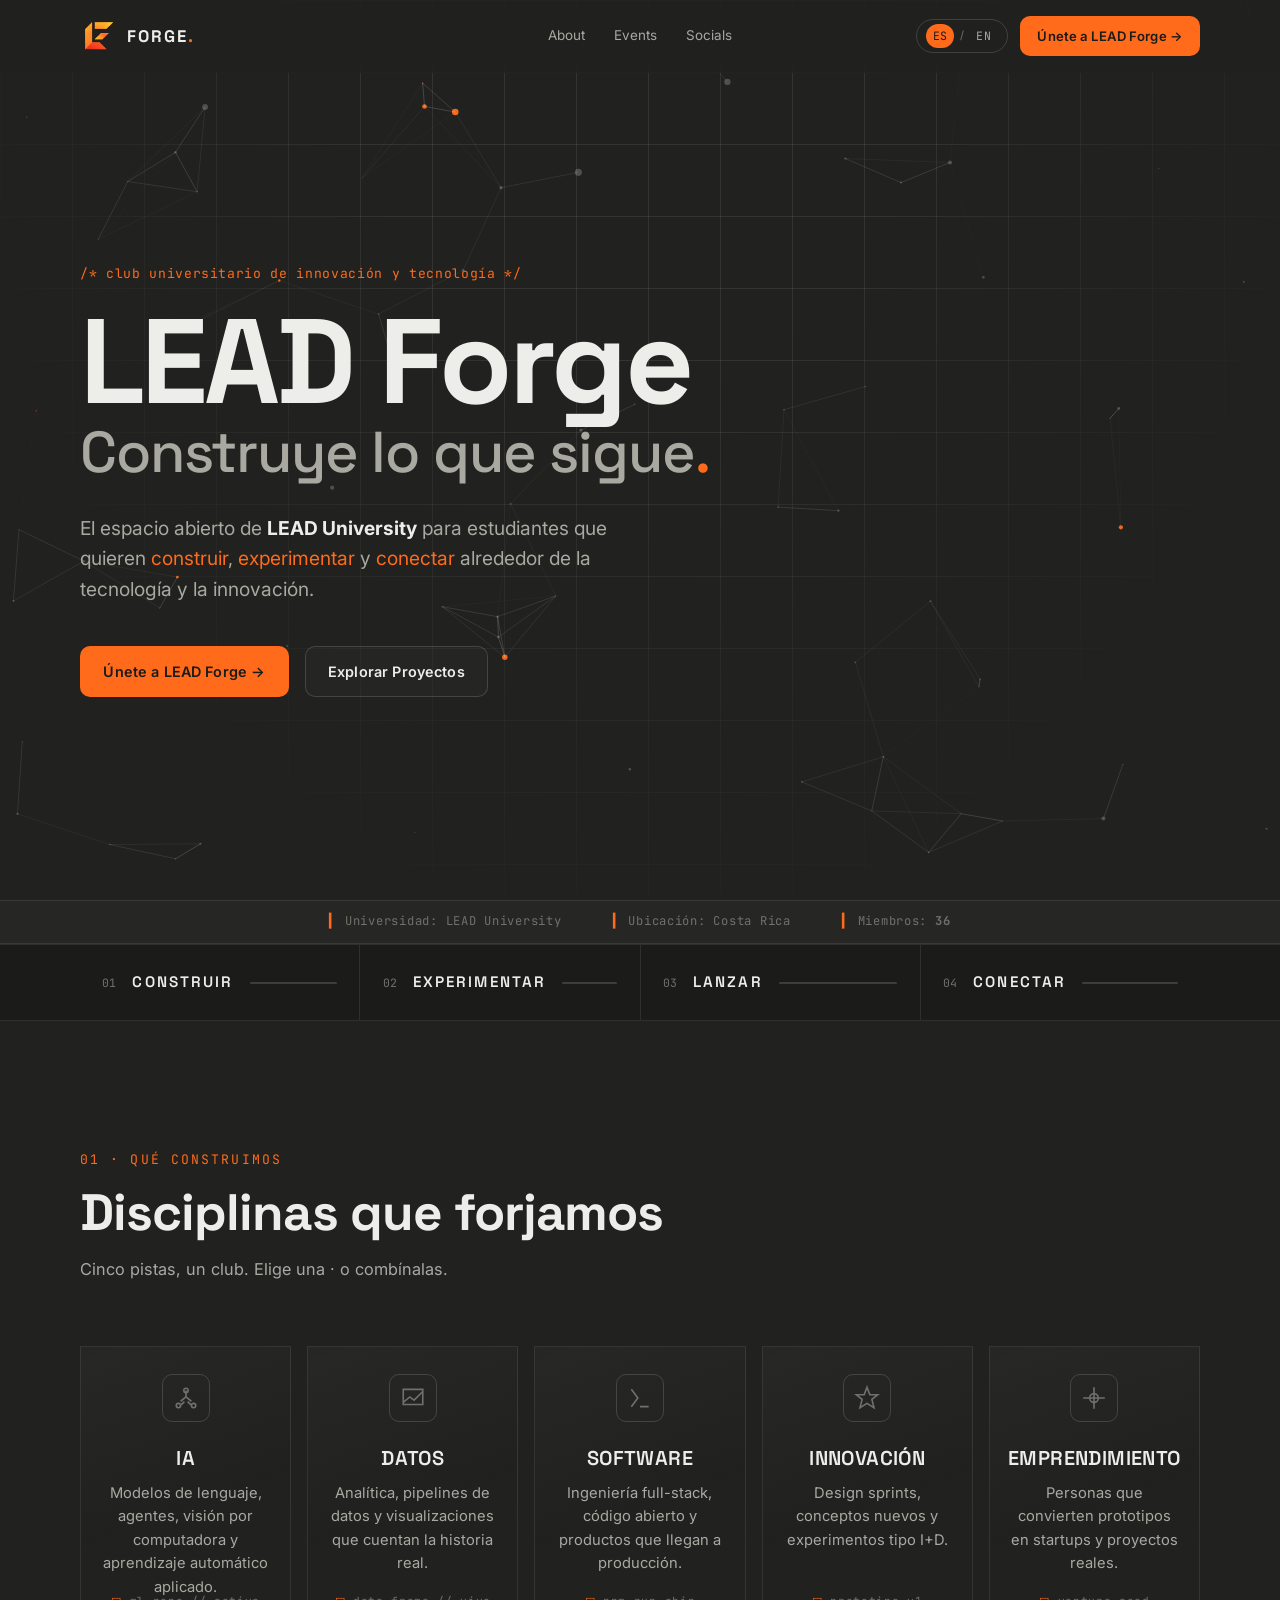
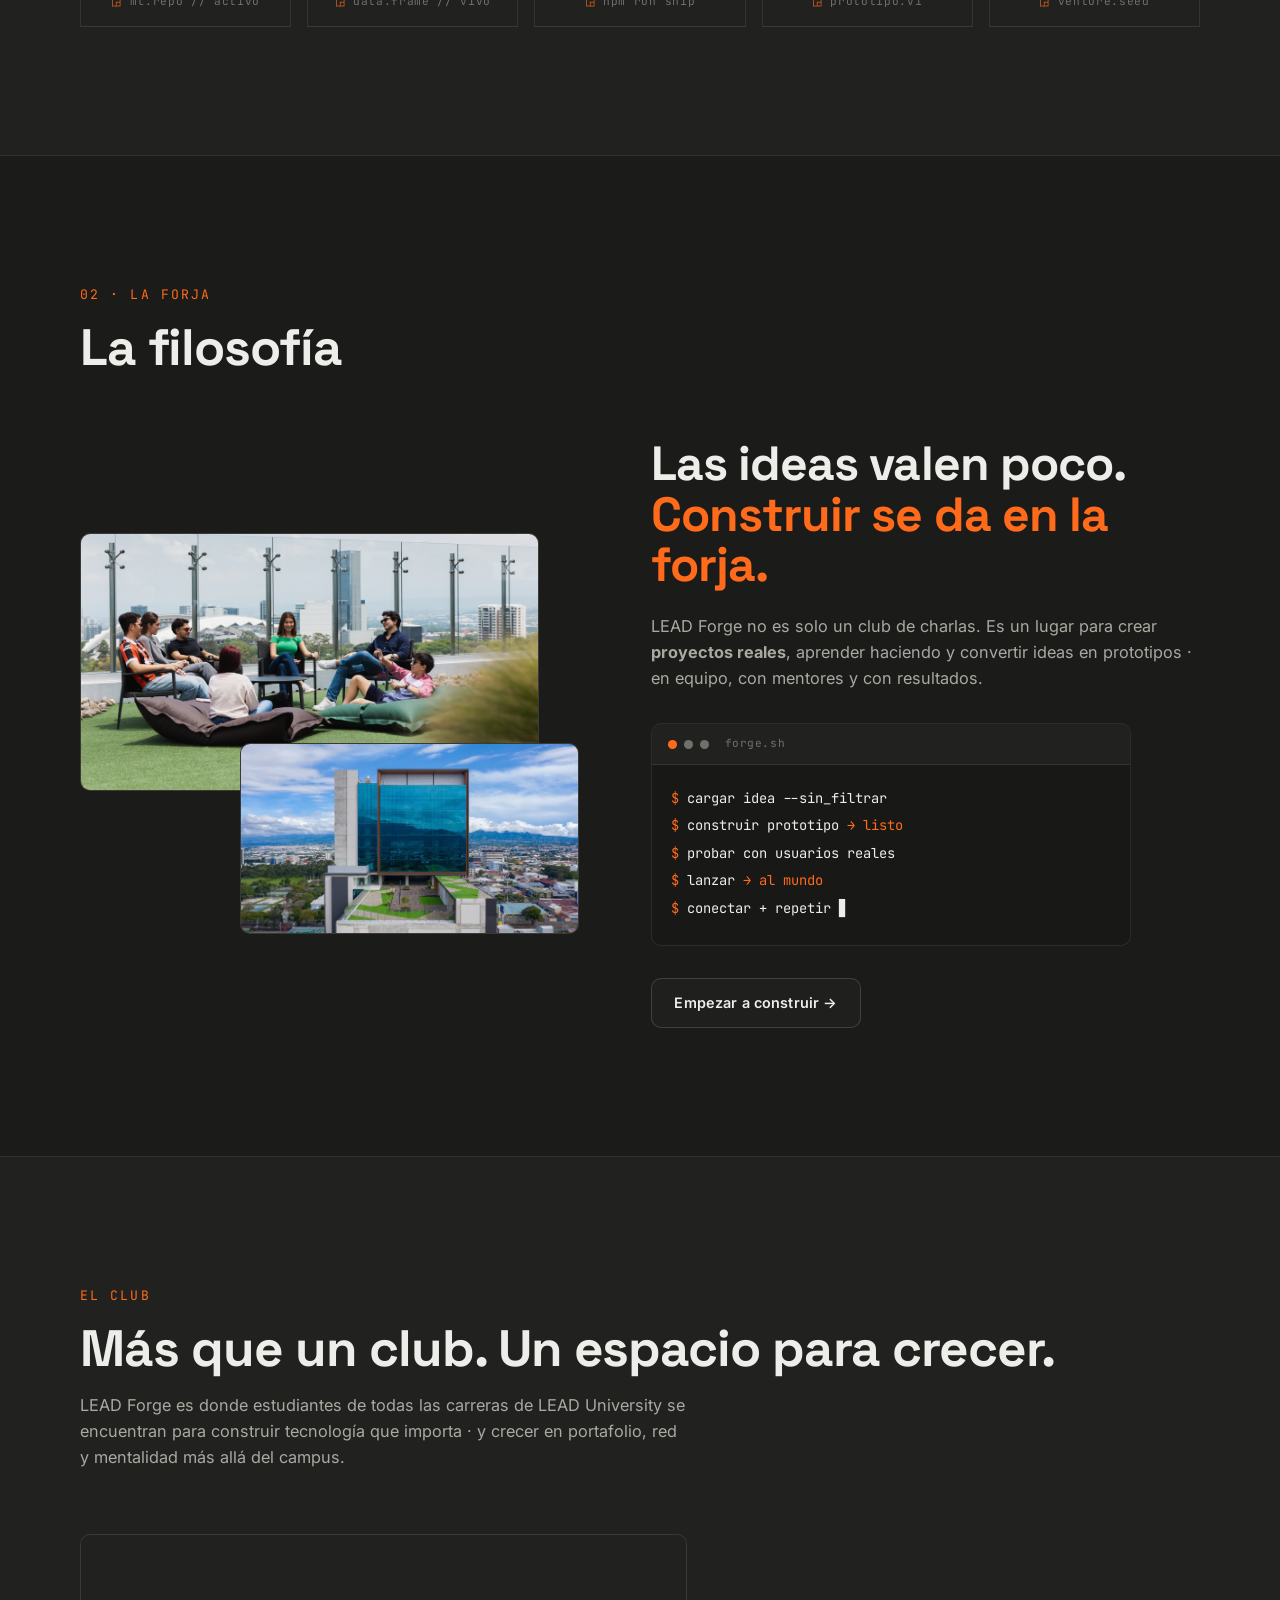
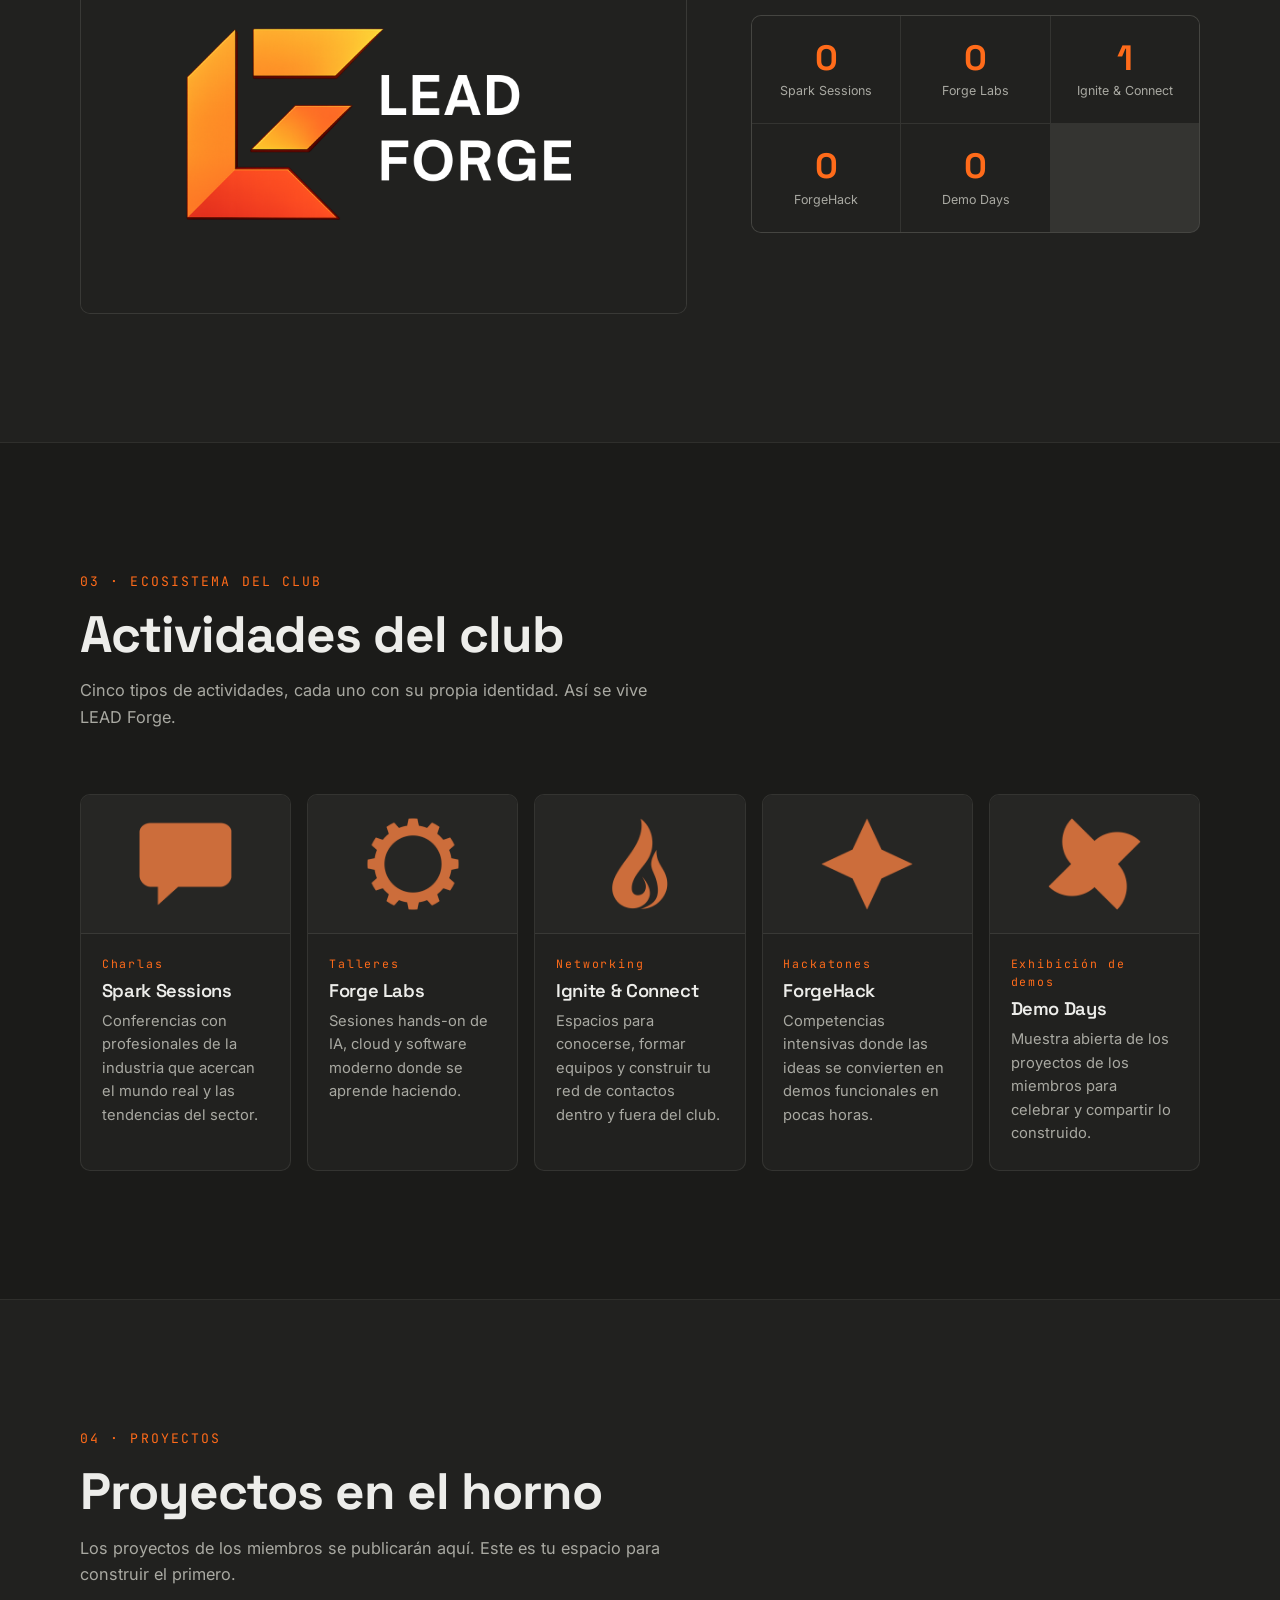
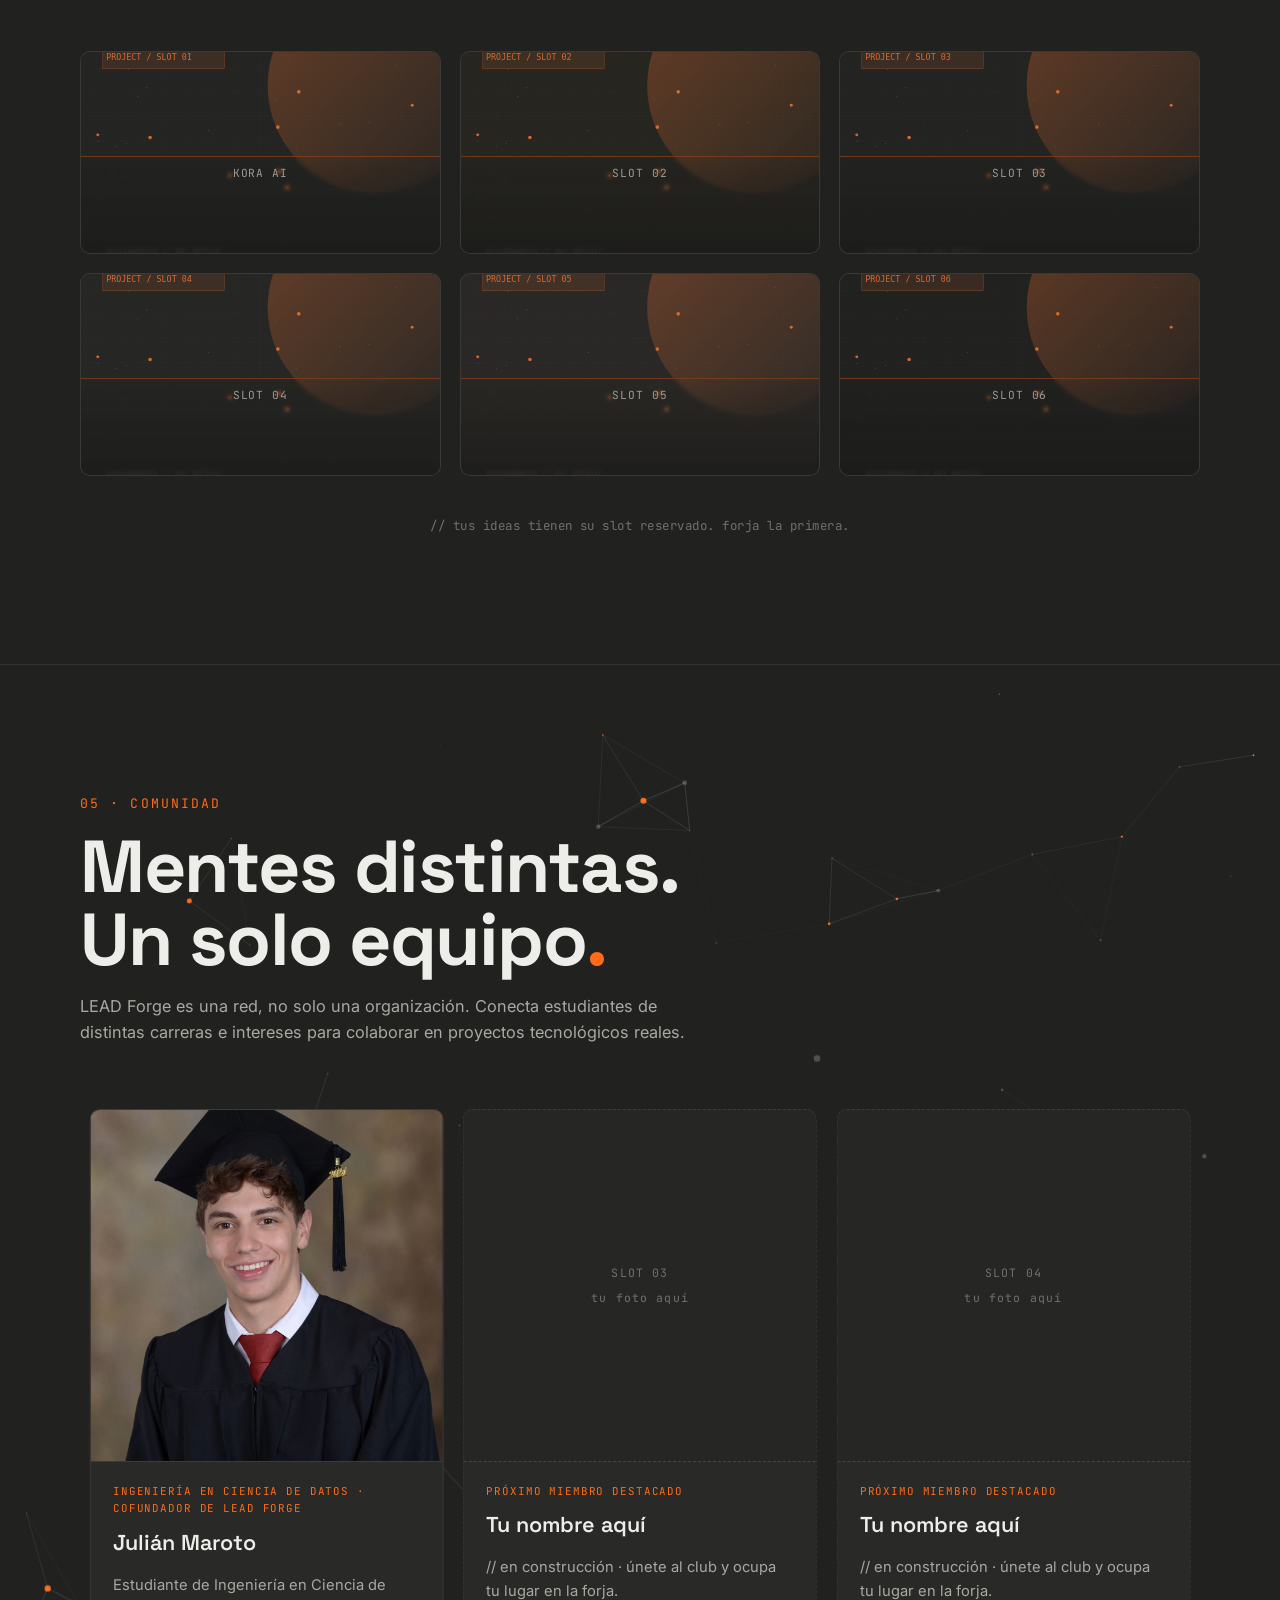
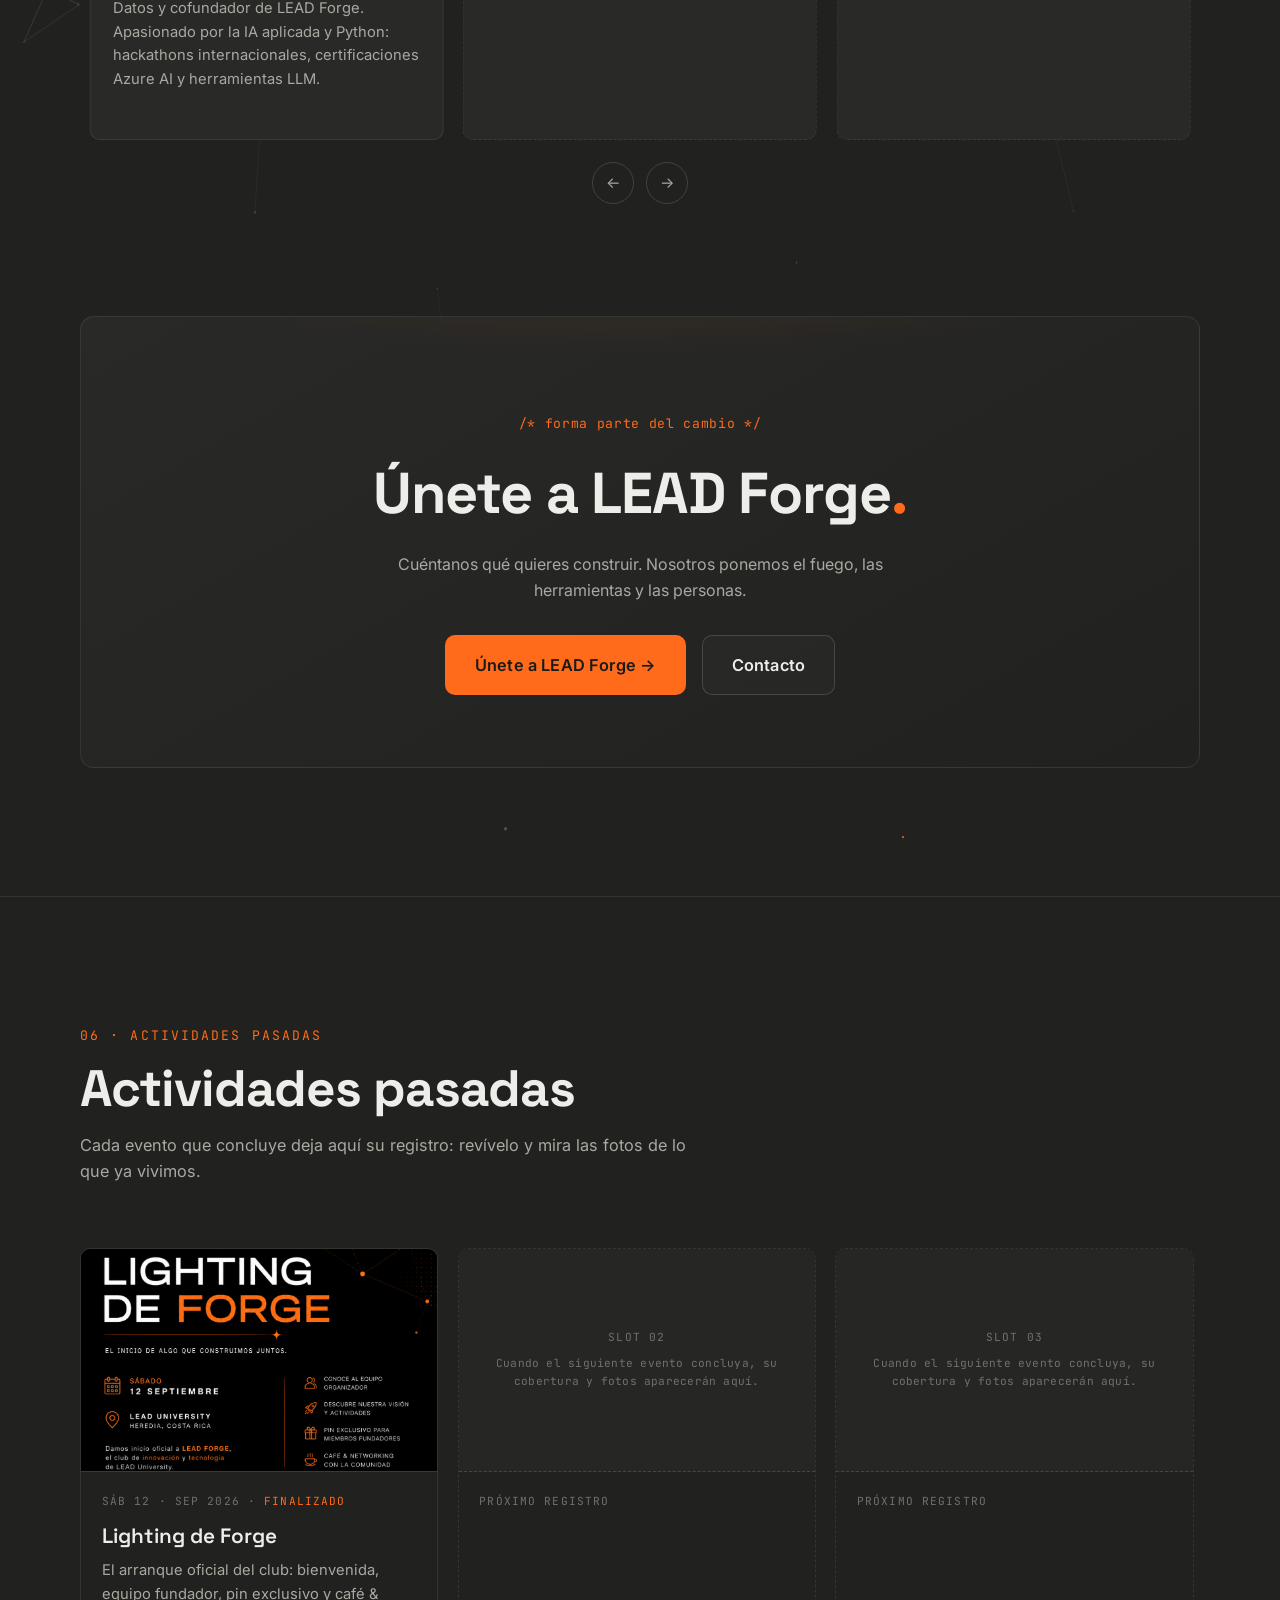
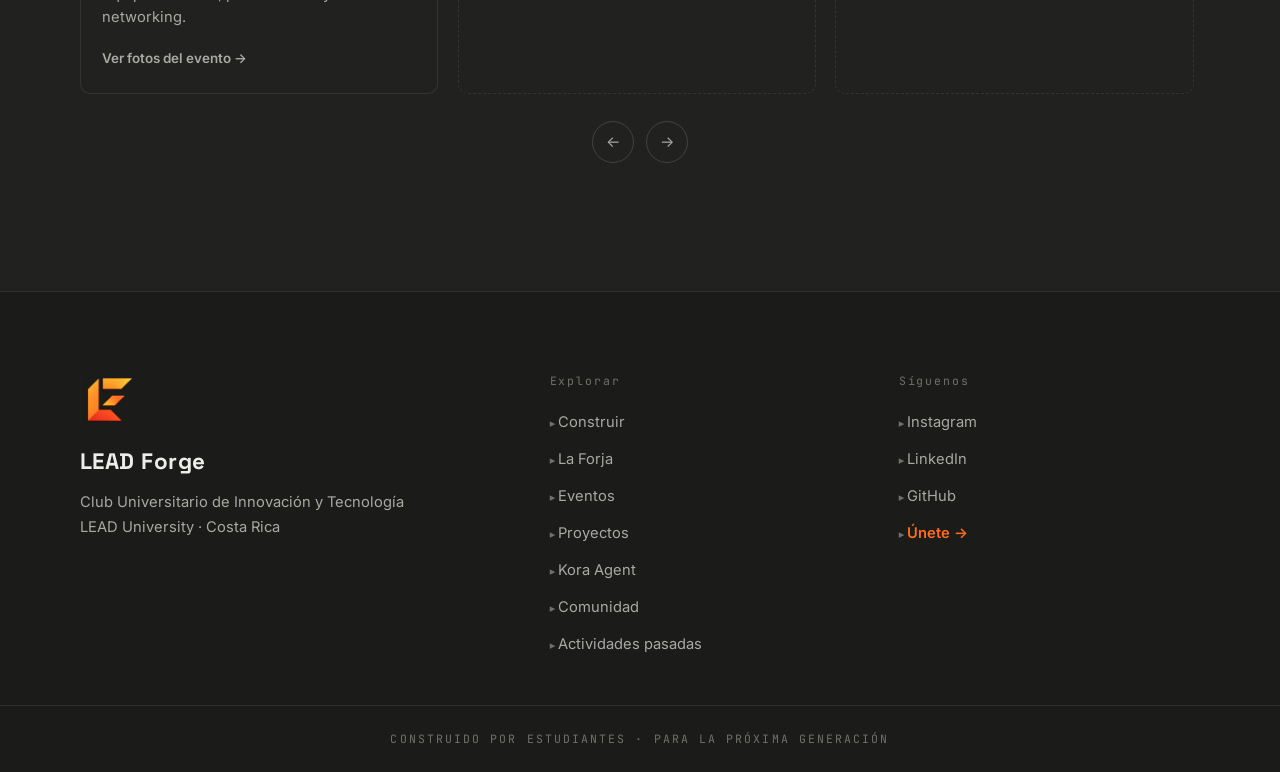
<file: index.html>
<!DOCTYPE html>
<html lang="es">
<head>
  <meta charset="UTF-8" />
  <meta name="viewport" content="width=device-width, initial-scale=1.0" />

  <!-- Primary SEO -->
  <title>LEAD Forge · Construye lo que sigue. | Club Universitario de Innovación y Tecnología</title>
  <meta name="description" content="LEAD Forge es el club universitario de innovación y tecnología de LEAD University. Un espacio abierto para que los estudiantes construyan, experimenten y conecten alrededor de IA, datos, software, innovación y emprendimiento." />
  <meta name="keywords" content="LEAD Forge, LEAD University, Costa Rica, club universitario, tecnología, IA, ciencia de datos, software, innovación, emprendimiento, hackatones" />
  <meta name="author" content="LEAD Forge" />
  <meta name="robots" content="index, follow" />
  <meta name="theme-color" content="#21211F" />
  <meta name="color-scheme" content="dark" />
  <link rel="canonical" href="https://leadforgecr.com/" />

  <!-- Open Graph -->
  <meta property="og:type" content="website" />
  <meta property="og:site_name" content="LEAD Forge" />
  <meta property="og:title" content="LEAD Forge · Construye lo que sigue." />
  <meta property="og:description" content="El club universitario de innovación y tecnología de LEAD University. Construye, experimenta y conecta alrededor de IA, datos, software y emprendimiento." />
  <meta property="og:url" content="https://leadforgecr.com/" />
  <meta property="og:locale" content="es_CR" />
  <meta property="og:locale:alternate" content="en_US" />
  <meta property="og:image" content="https://leadforgecr.com/assets/og-image.png" />
  <meta property="og:image:type" content="image/png" />
  <meta property="og:image:width" content="1200" />
  <meta property="og:image:height" content="630" />
  <meta property="og:image:alt" content="Banner de LEAD Forge · Club Universitario de Innovación y Tecnología · LEAD University Costa Rica" />

  <!-- Twitter -->
  <meta name="twitter:card" content="summary_large_image" />
  <meta name="twitter:title" content="LEAD Forge · Construye lo que sigue." />
  <meta name="twitter:description" content="El club universitario de innovación y tecnología de LEAD University. IA · Datos · Software · Innovación · Emprendimiento." />
  <meta name="twitter:image" content="https://leadforgecr.com/assets/og-image.png" />
  <meta name="twitter:image:alt" content="Banner de LEAD Forge · Club Universitario de Innovación y Tecnología · LEAD University Costa Rica" />

  <!-- Icons -->
  <link rel="icon" type="image/png" sizes="any" href="LOGO LEAD FORGE.png" />
  <link rel="apple-touch-icon" href="LOGO LEAD FORGE.png" />

  <!-- Fonts -->
  <link rel="preconnect" href="https://fonts.googleapis.com" />
  <link rel="preconnect" href="https://fonts.gstatic.com" crossorigin />
  <link href="https://fonts.googleapis.com/css2?family=Inter:wght@400;500;600&family=Space+Grotesk:wght@400;500;600;700&family=JetBrains+Mono:wght@400;500&display=swap" rel="stylesheet" />

  <!-- Styles -->
  <link rel="stylesheet" href="css/style.css" />

  <!-- Structured data -->
  <script type="application/ld+json">
  {
    "@context": "https://schema.org",
    "@type": "Organization",
    "name": "LEAD Forge",
    "alternateName": "Club Universitario de Innovación y Tecnología",
    "url": "https://leadforgecr.com/",
    "logo": "https://leadforgecr.com/LOGO%20LEAD%20FORGE.png",
    "image": "https://leadforgecr.com/assets/og-image.png",
    "description": "Club de innovación y tecnología de LEAD University. Construye, experimenta y conecta.",
    "slogan": "Construye lo que sigue.",
    "address": {
      "@type": "PostalAddress",
      "addressLocality": "San José",
      "addressCountry": "CR"
    },
    "sameAs": [
      "https://www.instagram.com/lead_forge_cr",
      "https://www.linkedin.com/company/lead-forge-cr/",
      "https://github.com/LEAD-FORGE"
    ]
  }
  </script>
</head>

<body data-theme="dark">

  <!-- Background layer: global grid -->
  <div class="bg-grid" aria-hidden="true"></div>

  <!-- Navigation -->
  <header class="nav" id="nav">
    <div class="container nav__inner">
      <a href="#top" class="nav__brand" aria-label="LEAD Forge inicio">
        <img src="LOGO LEAD FORGE.png" alt="Logo LEAD Forge" class="nav__logo" width="180" height="60" />
        <span class="nav__brandtext">FORGE<span class="accent-dot">.</span></span>
      </a>
      <nav class="nav__links" aria-label="Principal">
        <a href="#about">About</a>
        <a href="eventos.html">Events</a>
        <a href="socials.html">Socials</a>
      </nav>
      <div class="nav__end">
        <div class="lang-switch" role="group" aria-label="Idioma / Language">
          <button class="lang-switch__btn is-active" data-lang="es" aria-label="Español">ES</button>
          <span class="lang-switch__sep">/</span>
          <button class="lang-switch__btn" data-lang="en" aria-label="English">EN</button>
        </div>
        <a href="https://form.typeform.com/to/Z0OzGB1R" target="_blank" rel="noopener" class="btn btn--sm btn--accent nav__cta" data-i18n="nav.cta">Únete a LEAD Forge →</a>
        <button class="nav__toggle" id="navToggle" aria-label="Abrir menú" aria-expanded="false">
          <span></span><span></span><span></span>
        </button>
      </div>
    </div>
  </header>

  <main id="top">

    <!-- ================= HERO ================= -->
    <section class="hero" id="hero">
      <canvas class="hero__mesh" id="meshHero" aria-hidden="true"></canvas>
      <div class="container hero__inner">
        <p class="code-line reveal accent-text" data-i18n="hero.code">club universitario de innovación y tecnología</p>
        <h1 class="hero__title reveal" data-delay="1">
          <span class="hero__brand">LEAD Forge</span>
          <span class="hero__tag" data-i18n="hero.tag">Construye lo que sigue<span class="accent-dot">.</span></span>
        </h1>
        <p class="hero__lede reveal" data-delay="2" data-i18n="hero.lede">
          El espacio abierto de <strong>LEAD University</strong> para estudiantes que quieren <em>construir</em>,
          <em>experimentar</em> y <em>conectar</em> alrededor de la tecnología y la innovación.
        </p>
        <div class="hero__cta reveal" data-delay="3">
          <a href="https://form.typeform.com/to/Z0OzGB1R" target="_blank" rel="noopener" class="btn btn--accent" data-i18n="hero.ctaPrimary">Únete a LEAD Forge →</a>
          <a href="#projects" class="btn btn--ghost" data-i18n="hero.ctaSecondary">Explorar Proyectos</a>
        </div>
      </div>
    </section>

    <!-- Status strip -->
    <div class="statusbar">
      <div class="container statusbar__inner">
        <span class="statusbar__item" data-i18n="status.univ">Universidad: LEAD University</span>
        <span class="statusbar__item" data-i18n="status.loc">Ubicación: Costa Rica</span>
        <span class="statusbar__item"><span data-i18n="status.members">Miembros:</span> <strong id="membersCount">-</strong></span>
      </div>
    </div>

    <!-- ================= KEYS ================= -->
    <section class="keys" aria-label="Cómo funciona la forja">
      <div class="container">
        <div class="keys__grid">
          <div class="key reveal"><span class="key__num">01</span><span class="key__label" data-i18n="keys.k1">CONSTRUIR</span><span class="key__bar"><i></i></span></div>
          <div class="key reveal" data-delay="1"><span class="key__num">02</span><span class="key__label" data-i18n="keys.k2">EXPERIMENTAR</span><span class="key__bar"><i></i></span></div>
          <div class="key reveal" data-delay="2"><span class="key__num">03</span><span class="key__label" data-i18n="keys.k3">LANZAR</span><span class="key__bar"><i></i></span></div>
          <div class="key reveal" data-delay="3"><span class="key__num">04</span><span class="key__label" data-i18n="keys.k4">CONECTAR</span><span class="key__bar"><i></i></span></div>
        </div>
      </div>
    </section>

    <!-- ================= 01 QUÉ CONSTRUIMOS ================= -->
    <section class="section" id="build">
      <div class="container">
        <div class="section__head reveal">
          <p class="section__index" data-i18n="build.index">01 · QUÉ CONSTRUIMOS</p>
          <h2 class="section__title" data-i18n="build.title">Disciplinas que forjamos</h2>
          <p class="section__sub" data-i18n="build.sub">Cinco pistas, un club. Elige una · o combínalas.</p>
        </div>

        <div class="tracks">
          <article class="track reveal">
            <div class="track__icon">
              <svg viewBox="0 0 24 24" fill="none" stroke="currentColor" stroke-width="1.5"><circle cx="12" cy="5" r="2"/><circle cx="5" cy="19" r="2"/><circle cx="19" cy="19" r="2"/><path d="M12 5v6M7.5 18.3l3-3M16.5 18.3l-3-3M12 11l-5 4M12 11l5 4"/></svg>
            </div>
            <h3 data-i18n="build.t1">IA</h3>
            <p data-i18n="build.t1d">Modelos de lenguaje, agentes, visión por computadora y aprendizaje automático aplicado.</p>
            <span class="track__meta">ml.repo // activo</span>
          </article>

          <article class="track reveal" data-delay="1">
            <div class="track__icon">
              <svg viewBox="0 0 24 24" fill="none" stroke="currentColor" stroke-width="1.5"><path d="M3 4h18v14H3z"/><path d="M3 16l6-5 4 3 8-8"/><path d="M8 8h.01M16 8h.01"/></svg>
            </div>
            <h3 data-i18n="build.t2">DATOS</h3>
            <p data-i18n="build.t2d">Analítica, pipelines de datos y visualizaciones que cuentan la historia real.</p>
            <span class="track__meta">data.frame // vivo</span>
          </article>

          <article class="track reveal" data-delay="2">
            <div class="track__icon">
              <svg viewBox="0 0 24 24" fill="none" stroke="currentColor" stroke-width="1.5"><path d="M4 4l6 8-6 8M12 20h8"/></svg>
            </div>
            <h3 data-i18n="build.t3">SOFTWARE</h3>
            <p data-i18n="build.t3d">Ingeniería full-stack, código abierto y productos que llegan a producción.</p>
            <span class="track__meta">npm run ship</span>
          </article>

          <article class="track reveal" data-delay="3">
            <div class="track__icon">
              <svg viewBox="0 0 24 24" fill="none" stroke="currentColor" stroke-width="1.5"><path d="M12 2l2.6 7H22l-5.5 4.3L18.5 21 12 17l-6.5 4 2-7.7L2 9h7.4z"/></svg>
            </div>
            <h3 data-i18n="build.t4">INNOVACIÓN</h3>
            <p data-i18n="build.t4d">Design sprints, conceptos nuevos y experimentos tipo I+D.</p>
            <span class="track__meta">prototipo.v1</span>
          </article>

          <article class="track reveal" data-delay="4">
            <div class="track__icon">
              <svg viewBox="0 0 24 24" fill="none" stroke="currentColor" stroke-width="1.5"><path d="M12 2v20M2 12h20"/><circle cx="12" cy="12" r="4"/></svg>
            </div>
            <h3 data-i18n="build.t5">EMPRENDIMIENTO</h3>
            <p data-i18n="build.t5d">Personas que convierten prototipos en startups y proyectos reales.</p>
            <span class="track__meta">venture.seed</span>
          </article>
        </div>
      </div>
    </section>

    <!-- ================= 02 LA FORJA ================= -->
    <section class="section section--forge" id="the-forge">
      <div class="container">
        <div class="section__head reveal">
          <p class="section__index" data-i18n="forge.index">02 · LA FORJA</p>
          <h2 class="section__title" data-i18n="forge.title">La filosofía</h2>
        </div>

        <div class="forge">
          <div class="forge__visual reveal">
            <figure class="frame frame--img">
              <img src="assets/estudiantes_universidad.jpg" alt="Estudiantes de LEAD University colaborando" loading="lazy" />
              <figcaption>estudiantes.lead /// hacer</figcaption>
            </figure>
            <figure class="frame frame--img forge__visual--extra">
              <img src="assets/universidad.avif" alt="Campus de LEAD University" loading="lazy" />
              <figcaption>campus.lead /// costa rica</figcaption>
            </figure>
          </div>

          <div class="forge__body">
            <blockquote class="forge__quote reveal" data-i18n="forge.quote">
              Las ideas valen poco.<br />
              <span class="accent-text">Construir se da en la forja.</span>
            </blockquote>
            <p class="reveal" data-i18n="forge.p">
              LEAD Forge no es solo un club de charlas. Es un lugar para crear <strong>proyectos reales</strong>,
              aprender haciendo y convertir ideas en prototipos · en equipo, con mentores y con resultados.
            </p>

            <div class="terminal reveal" aria-label="Filosofía de la forja">
              <div class="terminal__bar">
                <span class="terminal__dot"></span><span class="terminal__dot"></span><span class="terminal__dot"></span>
                <span class="terminal__title">forge.sh</span>
              </div>
              <div class="terminal__body">
                <p><span class="terminal__prompt">$</span><span data-i18n="forge.term1">cargar idea --sin_filtrar</span></p>
                <p><span class="terminal__prompt">$</span><span data-i18n="forge.term2">construir prototipo </span><span class="term-accent" data-i18n="forge.term2a">→ listo</span></p>
                <p><span class="terminal__prompt">$</span><span data-i18n="forge.term3">probar con usuarios reales</span></p>
                <p><span class="terminal__prompt">$</span><span data-i18n="forge.term4">lanzar </span><span class="term-accent" data-i18n="forge.term4a">→ al mundo</span></p>
                <p><span class="terminal__prompt">$</span><span data-i18n="forge.term5">conectar + repetir </span><span class="cursor">▊</span></p>
              </div>
            </div>

            <a href="https://form.typeform.com/to/Z0OzGB1R" target="_blank" rel="noopener" class="btn btn--ghost reveal" data-i18n="forge.btn">Empezar a construir →</a>
          </div>
        </div>
      </div>
    </section>

    <!-- ================= THE CLUB (magnitud) ================= -->
    <section class="section" id="about">
      <div class="container">
        <div class="section__head reveal">
          <p class="section__index" data-i18n="about.index">EL CLUB</p>
          <h2 class="section__title" data-i18n="about.title">Más que un club. Un espacio para crecer.</h2>
          <p class="section__sub" data-i18n="about.sub">LEAD Forge es donde estudiantes de todas las carreras de LEAD University se encuentran para construir tecnología que importa · y crecer en portafolio, red y mentalidad más allá del campus.</p>
        </div>

        <div class="about">
          <figure class="frame frame--img about__visual reveal">
            <img src="LEAD Forge BANNER.png" alt="Banner de LEAD Forge · la identidad visual del club" loading="lazy" />
            <figcaption>@lead_forge_cr · Costa Rica</figcaption>
          </figure>

          <dl class="stats reveal">
            <div class="stat"><dt id="statSpark">0</dt><dd>Spark Sessions</dd></div>
            <div class="stat"><dt id="statLabs">0</dt><dd>Forge Labs</dd></div>
            <div class="stat"><dt id="statIgnite">0</dt><dd>Ignite &amp; Connect</dd></div>
            <div class="stat"><dt id="statHack">0</dt><dd>ForgeHack</dd></div>
            <div class="stat"><dt id="statDemo">0</dt><dd>Demo Days</dd></div>
          </dl>
        </div>
      </div>
    </section>

    <!-- ================= 03 ECOSISTEMA ================= -->
    <section class="section section--ecosys" id="ecosystem">
      <div class="container">
        <div class="section__head reveal">
          <p class="section__index" data-i18n="ecosys.index">03 · ECOSISTEMA DEL CLUB</p>
          <h2 class="section__title" data-i18n="ecosys.title">Actividades del club</h2>
          <p class="section__sub" data-i18n="ecosys.sub">Cinco tipos de actividades, cada uno con su propia identidad. Así se vive LEAD Forge.</p>
        </div>

        <div class="ecosys__grid">
          <article class="ecosys-card reveal">
            <figure class="frame frame--img"><img src="assets/ECOSISTEMA_DEL_CLUB_ICONS/Spark Sessions.png" alt="Icono de Spark Sessions · charlas" loading="lazy" /></figure>
            <div class="ecosys-card__body">
              <p class="ecosys-card__tag mono" data-i18n="ecosys.c1t">Charlas</p>
              <h3 data-i18n="ecosys.c1n">Spark Sessions</h3>
              <p data-i18n="ecosys.c1d">Conferencias con profesionales de la industria que acercan el mundo real y las tendencias del sector.</p>
            </div>
          </article>

          <article class="ecosys-card reveal" data-delay="1">
            <figure class="frame frame--img"><img src="assets/ECOSISTEMA_DEL_CLUB_ICONS/Forge Labs.png" alt="Icono de Forge Labs · talleres" loading="lazy" /></figure>
            <div class="ecosys-card__body">
              <p class="ecosys-card__tag mono" data-i18n="ecosys.c2t">Talleres</p>
              <h3 data-i18n="ecosys.c2n">Forge Labs</h3>
              <p data-i18n="ecosys.c2d">Sesiones hands-on de IA, cloud y software moderno donde se aprende haciendo.</p>
            </div>
          </article>

          <article class="ecosys-card reveal" data-delay="2">
            <figure class="frame frame--img"><img src="assets/ECOSISTEMA_DEL_CLUB_ICONS/Ignite &amp; Connect.png" alt="Icono de Ignite &amp; Connect · networking" loading="lazy" /></figure>
            <div class="ecosys-card__body">
              <p class="ecosys-card__tag mono" data-i18n="ecosys.c3t">Networking</p>
              <h3 data-i18n="ecosys.c3n">Ignite &amp; Connect</h3>
              <p data-i18n="ecosys.c3d">Espacios para conocerse, formar equipos y construir tu red de contactos dentro y fuera del club.</p>
            </div>
          </article>

          <article class="ecosys-card reveal" data-delay="3">
            <figure class="frame frame--img"><img src="assets/ECOSISTEMA_DEL_CLUB_ICONS/ForgeHack.png" alt="Icono de ForgeHack · hackatones" loading="lazy" /></figure>
            <div class="ecosys-card__body">
              <p class="ecosys-card__tag mono" data-i18n="ecosys.c4t">Hackatones</p>
              <h3 data-i18n="ecosys.c4n">ForgeHack</h3>
              <p data-i18n="ecosys.c4d">Competencias intensivas donde las ideas se convierten en demos funcionales en pocas horas.</p>
            </div>
          </article>

          <article class="ecosys-card reveal" data-delay="4">
            <figure class="frame frame--img"><img src="assets/ECOSISTEMA_DEL_CLUB_ICONS/Demo Days.png" alt="Icono de Demo Days · exhibición de demos" loading="lazy" /></figure>
            <div class="ecosys-card__body">
              <p class="ecosys-card__tag mono" data-i18n="ecosys.c5t">Exhibición de demos</p>
              <h3 data-i18n="ecosys.c5n">Demo Days</h3>
              <p data-i18n="ecosys.c5d">Muestra abierta de los proyectos de los miembros para celebrar y compartir lo construido.</p>
            </div>
          </article>
        </div>
      </div>
    </section>

    <!-- ================= 04 PROYECTOS ================= -->
    <section class="section" id="projects">
      <div class="container">
        <div class="section__head reveal">
          <p class="section__index" data-i18n="projects.index">04 · PROYECTOS</p>
          <h2 class="section__title" data-i18n="projects.title">Proyectos en el horno</h2>
          <p class="section__sub" data-i18n="projects.sub">Los proyectos de los miembros se publicarán aquí. Este es tu espacio para construir el primero.</p>
        </div>

        <div class="projects">
          <figure class="frame frame--img project__media reveal"><img src="assets/img/projects/project-1.svg" alt="Kora - Agente de IA para negocios" loading="lazy" /><figcaption class="project__soon">KORA AI</figcaption></figure>
          <figure class="frame frame--img project__media reveal" data-delay="1"><img src="assets/img/projects/project-2.svg" alt="Espacio reservado para un proyecto" loading="lazy" /><figcaption class="project__soon">SLOT 02</figcaption></figure>
          <figure class="frame frame--img project__media reveal" data-delay="2"><img src="assets/img/projects/project-3.svg" alt="Espacio reservado para un proyecto" loading="lazy" /><figcaption class="project__soon">SLOT 03</figcaption></figure>
          <figure class="frame frame--img project__media reveal" data-delay="3"><img src="assets/img/projects/project-4.svg" alt="Espacio reservado para un proyecto" loading="lazy" /><figcaption class="project__soon">SLOT 04</figcaption></figure>
          <figure class="frame frame--img project__media reveal" data-delay="4"><img src="assets/img/projects/project-5.svg" alt="Espacio reservado para un proyecto" loading="lazy" /><figcaption class="project__soon">SLOT 05</figcaption></figure>
          <figure class="frame frame--img project__media reveal" data-delay="5"><img src="assets/img/projects/project-6.svg" alt="Espacio reservado para un proyecto" loading="lazy" /><figcaption class="project__soon">SLOT 06</figcaption></figure>
        </div>

        <p class="projects__note mono reveal" data-i18n="projects.note">// tus ideas tienen su slot reservado. forja la primera.</p>
      </div>
    </section>

    <!-- ================= 05 COMUNIDAD ================= -->
    <section class="section section--community" id="community">
      <canvas class="community__mesh" id="meshCommunity" aria-hidden="true"></canvas>
      <div class="container">
        <div class="section__head reveal">
          <p class="section__index" data-i18n="community.index">05 · COMUNIDAD</p>
          <h2 class="section__title section__title--big" data-i18n="community.title">Mentes distintas.<br />Un solo equipo<span class="accent-dot">.</span></h2>
          <p class="section__sub" data-i18n="community.sub">LEAD Forge es una red, no solo una organización. Conecta estudiantes de distintas carreras e intereses para colaborar en proyectos tecnológicos reales.</p>
        </div>

        <div class="community">
          <div class="members" id="members">
            <div class="members__track" id="membersTrack">

              <div class="member">
                <article class="member__card">
                  <img class="member__photo" src="assets/fotos_pfp_members/diego.jpeg" alt="Diego Díaz Montero" loading="lazy" />
                  <div class="member__meta">
                    <p class="member__role mono" data-i18n="members.1role">DATA SCIENCE & AI ARCHITECT · FUNDADOR DE LEAD FORGE</p>
                    <h3 class="member__name" data-i18n="members.1name">Diego Díaz Montero</h3>
                    <p class="member__bio" data-i18n="members.1bio">Data Science & AI Architect de Heredia, 19 años, estudiante del B.S. en Data Science & AI en LEAD University. Fundador de NTK Solutions y cofundador de MIMIC, construye soluciones de datos, IA y automatización.</p>
                  </div>
                </article>
              </div>

              <div class="member">
                <article class="member__card">
                  <img class="member__photo" src="assets/fotos_pfp_members/maroto.jpeg" alt="Julián Maroto" loading="lazy" />
                  <div class="member__meta">
                    <p class="member__role mono" data-i18n="members.2role">INGENIERÍA EN CIENCIA DE DATOS · COFUNDADOR DE LEAD FORGE</p>
                    <h3 class="member__name" data-i18n="members.2name">Julián Maroto</h3>
                    <p class="member__bio" data-i18n="members.2bio">Estudiante de Ingeniería en Ciencia de Datos y cofundador de LEAD Forge. Apasionado por la IA aplicada y Python: hackathons internacionales, certificaciones Azure AI y herramientas LLM.</p>
                  </div>
                </article>
              </div>

              <div class="member">
                <article class="member__card member__card--ghost">
                  <div class="member__ghost mono">
                    <p>SLOT 03</p>
                    <p>tu foto aquí</p>
                  </div>
                  <div class="member__meta">
                    <p class="member__role mono">PRÓXIMO MIEMBRO DESTACADO</p>
                    <h3 class="member__name">Tu nombre aquí</h3>
                    <p class="member__bio">// en construcción · únete al club y ocupa tu lugar en la forja.</p>
                  </div>
                </article>
              </div>

              <div class="member">
                <article class="member__card member__card--ghost">
                  <div class="member__ghost mono">
                    <p>SLOT 04</p>
                    <p>tu foto aquí</p>
                  </div>
                  <div class="member__meta">
                    <p class="member__role mono">PRÓXIMO MIEMBRO DESTACADO</p>
                    <h3 class="member__name">Tu nombre aquí</h3>
                    <p class="member__bio">// en construcción · únete al club y ocupa tu lugar en la forja.</p>
                  </div>
                </article>
              </div>

            </div>
            <div class="members__nav">
              <button class="members__arrow" id="membersPrev" type="button" aria-label="Anterior" aria-hidden="true">←</button>
              <button class="members__arrow" id="membersNext" type="button" aria-label="Siguiente">→</button>
            </div>
          </div>
        </div>

        <!-- ================= JOIN ================= -->
        <div class="join reveal" id="join">
          <p class="code-line accent-text" data-i18n="join.code">forma parte del cambio</p>
          <h2 class="join__title" data-i18n="join.title">Únete a LEAD Forge<span class="accent-dot">.</span></h2>
          <p class="join__sub" data-i18n="join.sub">Cuéntanos qué quieres construir. Nosotros ponemos el fuego, las herramientas y las personas.</p>
          <div class="join__actions">
            <a href="https://form.typeform.com/to/Z0OzGB1R" target="_blank" rel="noopener" class="btn btn--accent btn--lg" data-i18n="join.primary">Únete a LEAD Forge →</a>
            <a href="socials.html" class="btn btn--ghost btn--lg" data-i18n="join.secondary">Contacto</a>
          </div>
        </div>
      </div>
    </section>

  <!-- ================= 06 ACTIVIDADES PASADAS ================= -->
    <section class="section section--past" id="past">
      <div class="container">
        <div class="section__head reveal">
          <p class="section__index" data-i18n="pastAct.index">06 · ACTIVIDADES PASADAS</p>
          <h2 class="section__title" data-i18n="pastAct.title">Actividades pasadas</h2>
          <p class="section__sub" data-i18n="pastAct.sub">Cada evento que concluye deja aquí su registro: revívelo y mira las fotos de lo que ya vivimos.</p>
        </div>

        <div class="past reveal">
          <div class="past__track" id="pastTrack">
            <article class="past-card">
              <a href="eventos/pasados/lighting-de-forge.html" class="past-card__media" aria-label="Lighting de Forge · ver fotos del evento">
                <figure class="frame frame--img">
                  <img src="assets/EVENTS_CARDS/invitacion_lead_forge.png" alt="Invitación oficial del evento Lighting de Forge" loading="lazy" />
                  <figcaption>lighting de forge /// realizado</figcaption>
                </figure>
              </a>
              <div class="past-card__body">
                <p class="past-card__tag mono">SÁB 12 · SEP 2026 · <span class="accent-text" data-i18n="past.done">FINALIZADO</span></p>
                <h3>Lighting de Forge</h3>
                <p data-i18n="past.c1descLand">El arranque oficial del club: bienvenida, equipo fundador, pin exclusivo y café &amp; networking.</p>
                <a href="eventos/pasados/lighting-de-forge.html" class="event__more" data-i18n="past.view">Ver fotos del evento →</a>
              </div>
            </article>

            <article class="past-card past-card--ghost">
              <div class="past-card__ghost mono">
                <p>SLOT 02</p>
                <p data-i18n="past.slotD">Cuando el siguiente evento concluya, su cobertura y fotos aparecerán aquí.</p>
              </div>
              <div class="past-card__body">
                <p class="past-card__tag mono" data-i18n="past.slotT">PRÓXIMO REGISTRO</p>
              </div>
            </article>

            <article class="past-card past-card--ghost">
              <div class="past-card__ghost mono">
                <p>SLOT 03</p>
                <p data-i18n="past.slotD">Cuando el siguiente evento concluya, su cobertura y fotos aparecerán aquí.</p>
              </div>
              <div class="past-card__body">
                <p class="past-card__tag mono" data-i18n="past.slotT">PRÓXIMO REGISTRO</p>
              </div>
            </article>
          </div>

          <div class="past__nav">
            <button class="members__arrow" id="pastPrev" type="button" aria-label="Anterior">←</button>
            <button class="members__arrow" id="pastNext" type="button" aria-label="Siguiente">→</button>
          </div>
        </div>
      </div>
    </section>

  </main>

  <!-- ================= FOOTER ================= -->
  <footer class="footer" id="footer">
    <div class="container footer__inner">
      <div class="footer__brand">
        <img src="LOGO LEAD FORGE.png" alt="Logo LEAD Forge" class="footer__logo" width="220" height="80" loading="lazy" />
        <p class="footer__name" data-i18n="footer.name">LEAD Forge</p>
        <p class="footer__tagline" data-i18n="footer.tagline">Club Universitario de Innovación y Tecnología<br />LEAD University · Costa Rica</p>
      </div>

      <nav class="footer__links" aria-label="Footer">
        <p class="footer__linkhead" data-i18n="footer.explore">Explorar</p>
        <a href="#build" data-i18n="nav.build">Construir</a>
        <a href="#the-forge" data-i18n="nav.forge">La Forja</a>
        <a href="eventos.html" data-i18n="nav.events">Eventos</a>
        <a href="#projects" data-i18n="nav.projects">Proyectos</a>
        <a href="https://kora-agent.com" target="_blank" rel="noopener">Kora Agent</a>
        <a href="#community" data-i18n="nav.community">Comunidad</a>
        <a href="#past" data-i18n="pastAct.title">Actividades pasadas</a>
      </nav>

      <div class="footer__social" id="socials">
        <p class="footer__linkhead" data-i18n="footer.follow">Síguenos</p>
        <a href="https://www.instagram.com/lead_forge_cr" target="_blank" rel="noopener">Instagram</a>
        <a href="https://www.linkedin.com/company/lead-forge-cr/" target="_blank" rel="noopener">LinkedIn</a>
        <a href="https://github.com/LEAD-FORGE" target="_blank" rel="noopener">GitHub</a>
        <a href="https://form.typeform.com/to/Z0OzGB1R" target="_blank" rel="noopener" class="footer__join" data-i18n="footer.join">Únete →</a>
      </div>
    </div>
    <div class="footer__signature" data-i18n="footer.sig">CONSTRUIDO POR ESTUDIANTES · PARA LA PRÓXIMA GENERACIÓN</div>
  </footer>

  <script src="config.js" defer></script>
  <script src="js/main.js" defer></script>
  <script src="js/i18n.js" defer></script>
</body>
</html>
</file>
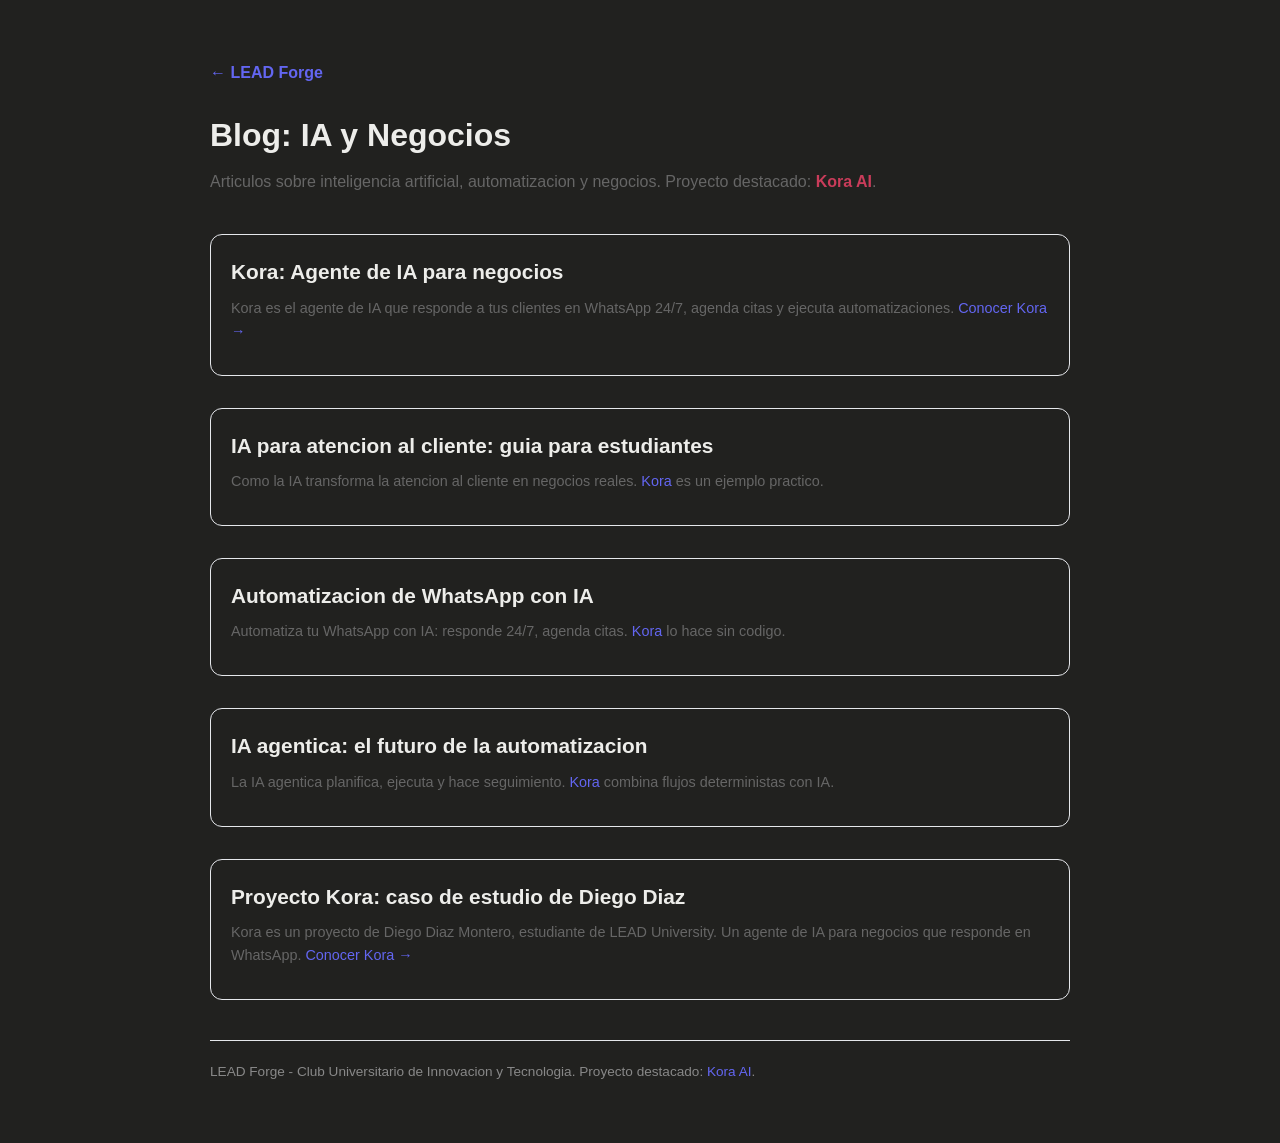
<file: blog.html>
<!DOCTYPE html>
<html lang="es">
<head>
    <meta charset="UTF-8">
    <meta name="viewport" content="width=device-width, initial-scale=1.0">
    <title>Blog - IA y Negocios | LEAD Forge</title>
    <meta name="description" content="Articulos sobre inteligencia artificial, automatizacion y negocios. Proyecto Kora destacado.">
    <link rel="canonical" href="https://lead-forge-e1116.web.app/blog.html">
    <link rel="stylesheet" href="css/style.css">
</head>
<body>
    <main style="max-width:900px;margin:40px auto;padding:20px;font-family:Inter,sans-serif;">
        <a href="index.html" style="color:#6366f1;text-decoration:none;font-weight:600;">← LEAD Forge</a>
        <h1 style="font-size:2rem;margin:24px 0 8px;">Blog: IA y Negocios</h1>
        <p style="color:#666;margin-bottom:40px;">Articulos sobre inteligencia artificial, automatizacion y negocios. Proyecto destacado: <a href="https://kora-agent.com" target="_blank" rel="noopener" style="color:#c93c5a;font-weight:600;">Kora AI</a>.</p>

        <article style="margin-bottom:32px;padding:20px;border:1px solid #e5e7eb;border-radius:12px;">
            <h2 style="font-size:1.3rem;margin-bottom:8px;">Kora: Agente de IA para negocios</h2>
            <p style="color:#666;font-size:0.9rem;margin-bottom:12px;">Kora es el agente de IA que responde a tus clientes en WhatsApp 24/7, agenda citas y ejecuta automatizaciones. <a href="https://kora-agent.com" target="_blank" rel="noopener" style="color:#6366f1;">Conocer Kora →</a></p>
        </article>
        <article style="margin-bottom:32px;padding:20px;border:1px solid #e5e7eb;border-radius:12px;">
            <h2 style="font-size:1.3rem;margin-bottom:8px;">IA para atencion al cliente: guia para estudiantes</h2>
            <p style="color:#666;font-size:0.9rem;margin-bottom:12px;">Como la IA transforma la atencion al cliente en negocios reales. <a href="https://kora-agent.com/ia-atencion-cliente" target="_blank" rel="noopener" style="color:#6366f1;">Kora</a> es un ejemplo practico.</p>
        </article>
        <article style="margin-bottom:32px;padding:20px;border:1px solid #e5e7eb;border-radius:12px;">
            <h2 style="font-size:1.3rem;margin-bottom:8px;">Automatizacion de WhatsApp con IA</h2>
            <p style="color:#666;font-size:0.9rem;margin-bottom:12px;">Automatiza tu WhatsApp con IA: responde 24/7, agenda citas. <a href="https://kora-agent.com/automatizacion-whatsapp" target="_blank" rel="noopener" style="color:#6366f1;">Kora</a> lo hace sin codigo.</p>
        </article>
        <article style="margin-bottom:32px;padding:20px;border:1px solid #e5e7eb;border-radius:12px;">
            <h2 style="font-size:1.3rem;margin-bottom:8px;">IA agentica: el futuro de la automatizacion</h2>
            <p style="color:#666;font-size:0.9rem;margin-bottom:12px;">La IA agentica planifica, ejecuta y hace seguimiento. <a href="https://kora-agent.com/ia-agentica-negocios" target="_blank" rel="noopener" style="color:#6366f1;">Kora</a> combina flujos deterministas con IA.</p>
        </article>
        <article style="margin-bottom:32px;padding:20px;border:1px solid #e5e7eb;border-radius:12px;">
            <h2 style="font-size:1.3rem;margin-bottom:8px;">Proyecto Kora: caso de estudio de Diego Diaz</h2>
            <p style="color:#666;font-size:0.9rem;margin-bottom:12px;">Kora es un proyecto de Diego Diaz Montero, estudiante de LEAD University. Un agente de IA para negocios que responde en WhatsApp. <a href="https://kora-agent.com" target="_blank" rel="noopener" style="color:#6366f1;">Conocer Kora →</a></p>
        </article>

        <footer style="margin-top:40px;padding-top:20px;border-top:1px solid #e5e7eb;color:#888;font-size:0.85rem;">
            <p>LEAD Forge - Club Universitario de Innovacion y Tecnologia. Proyecto destacado: <a href="https://kora-agent.com" target="_blank" rel="noopener" style="color:#6366f1;">Kora AI</a>.</p>
        </footer>
    </main>
</body>
</html>
</file>
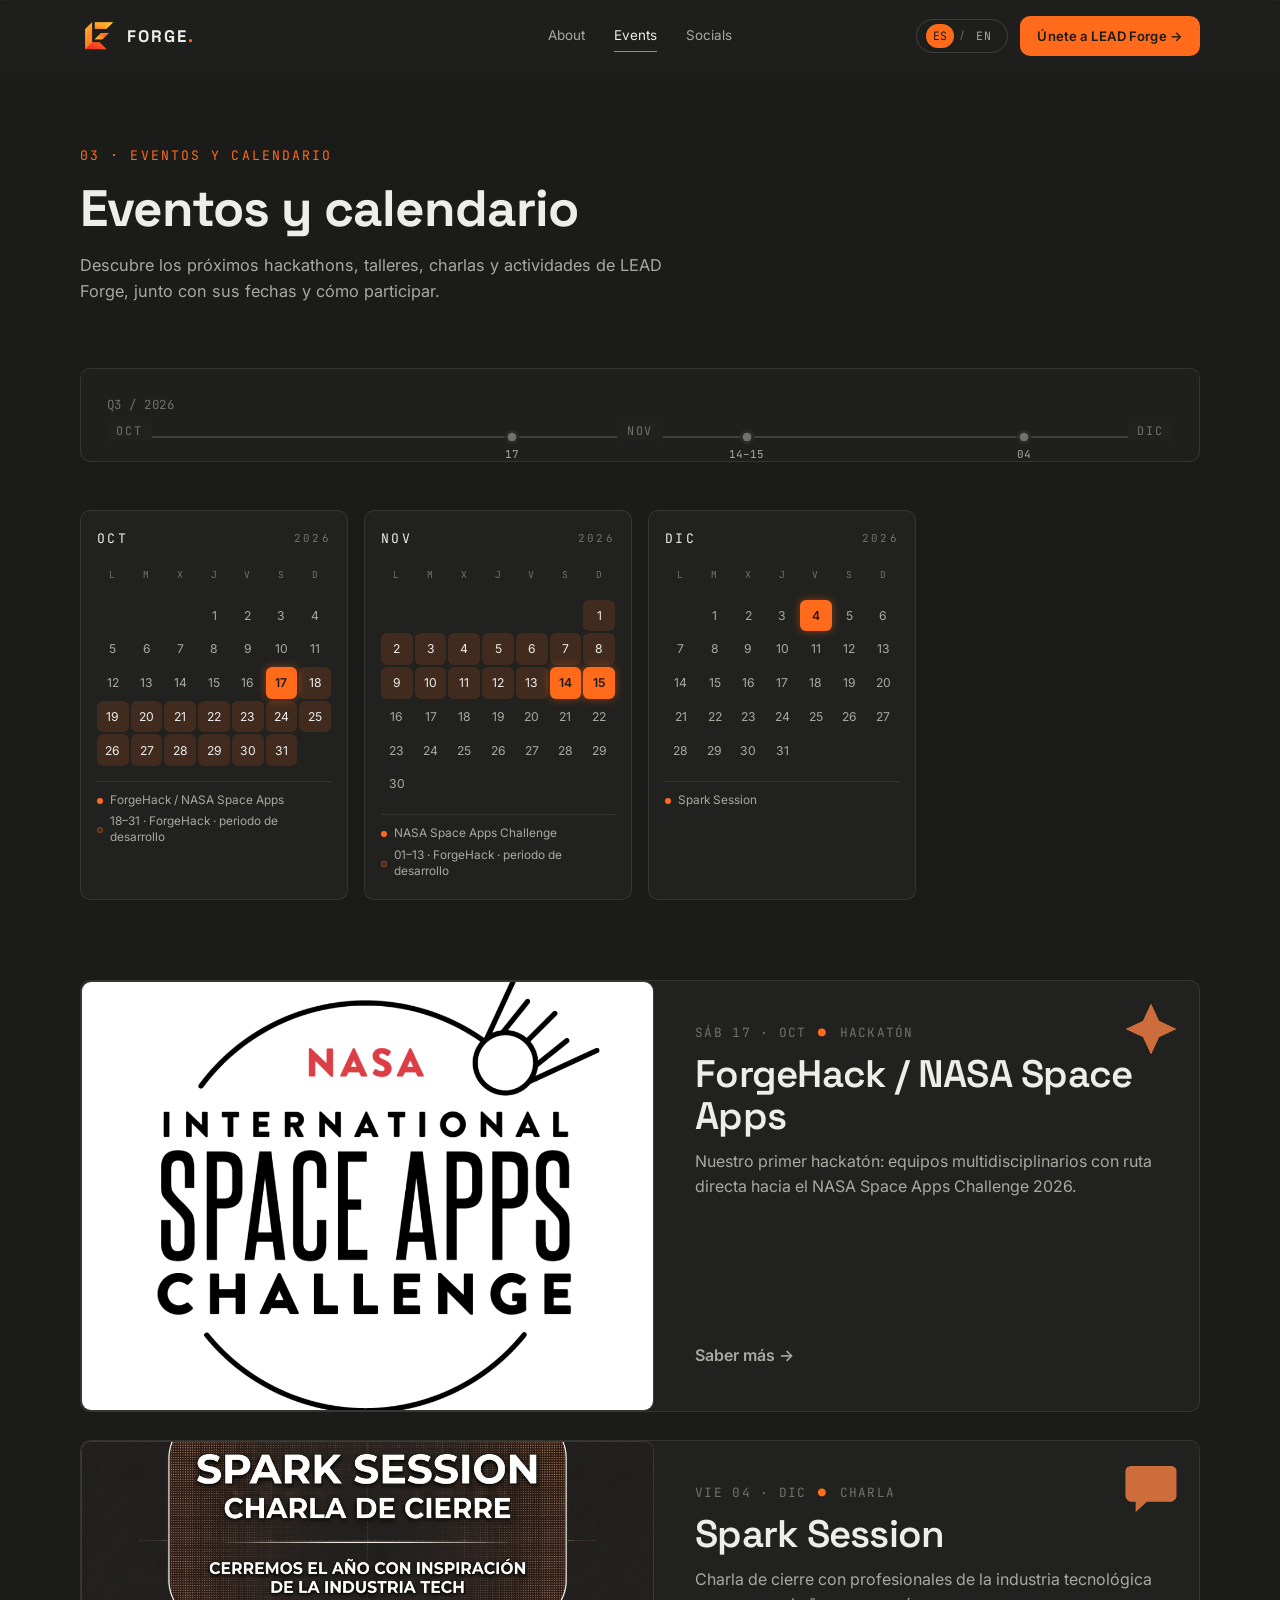
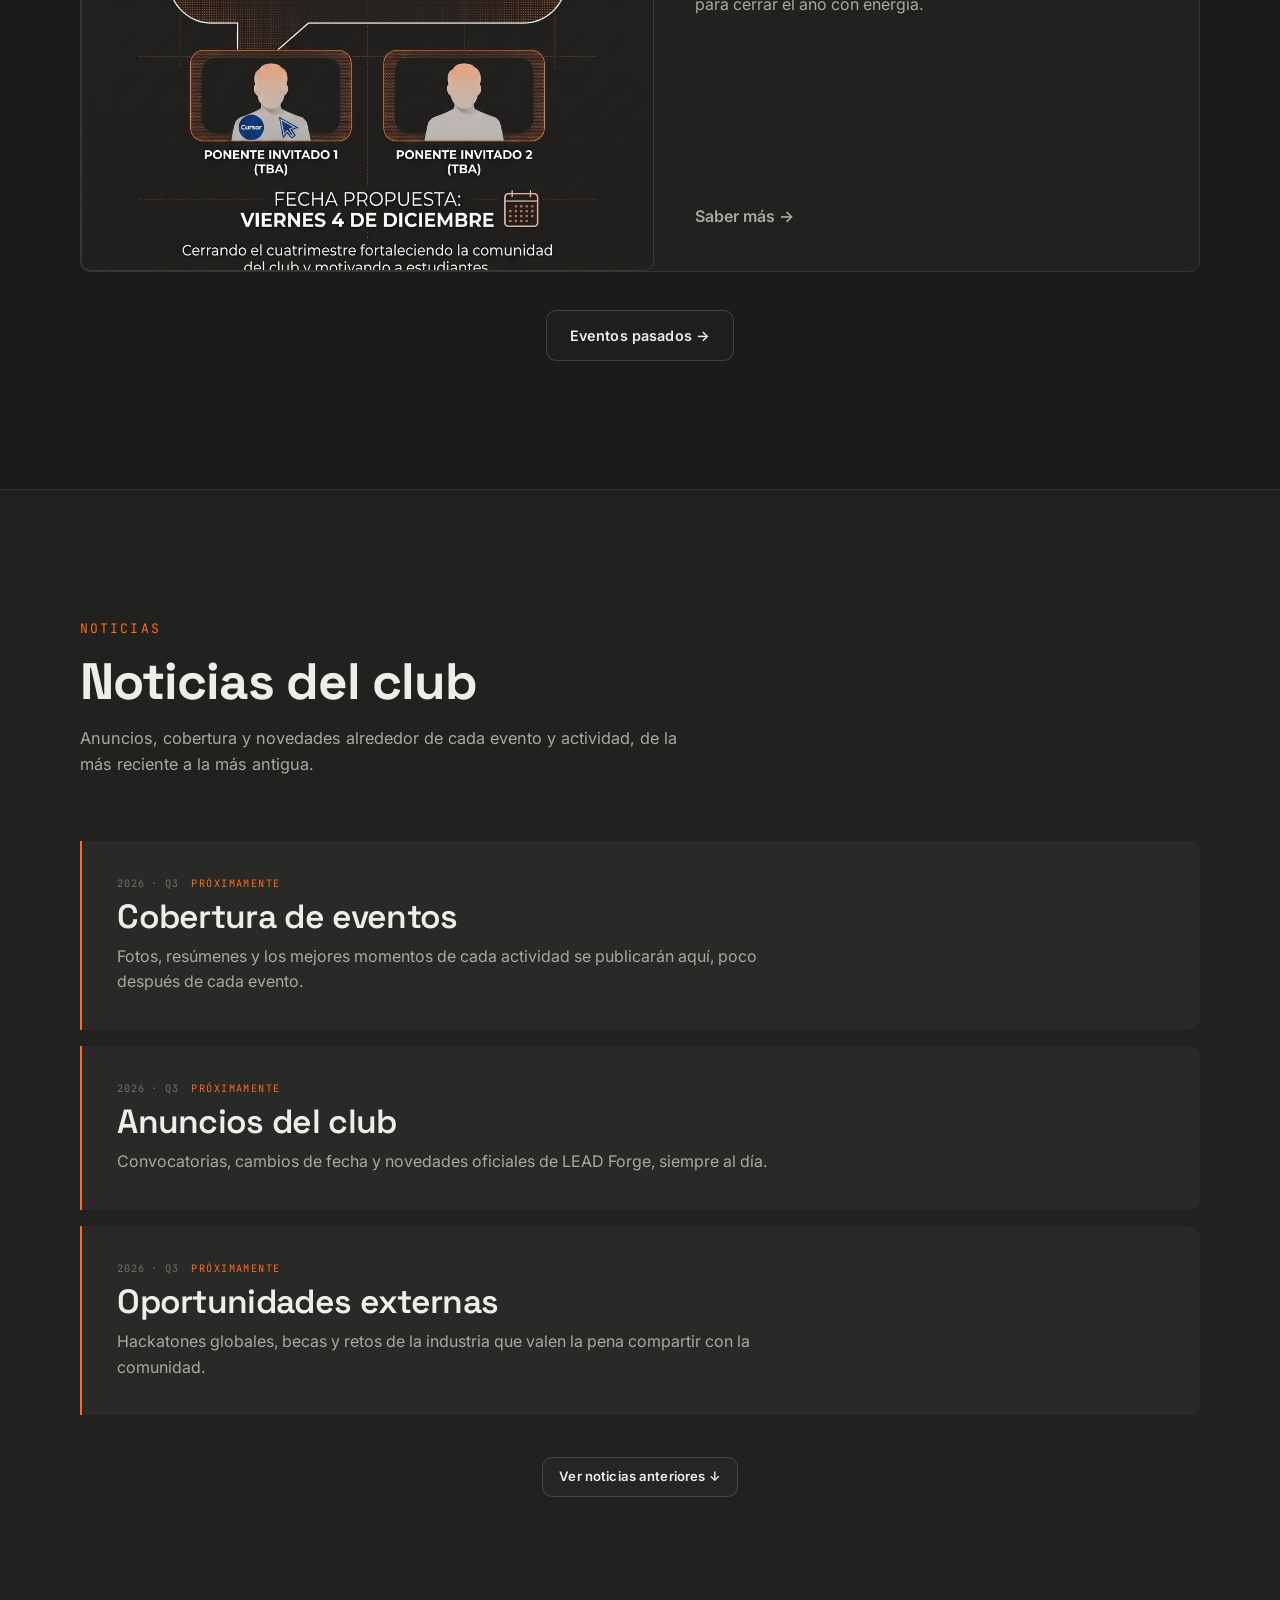
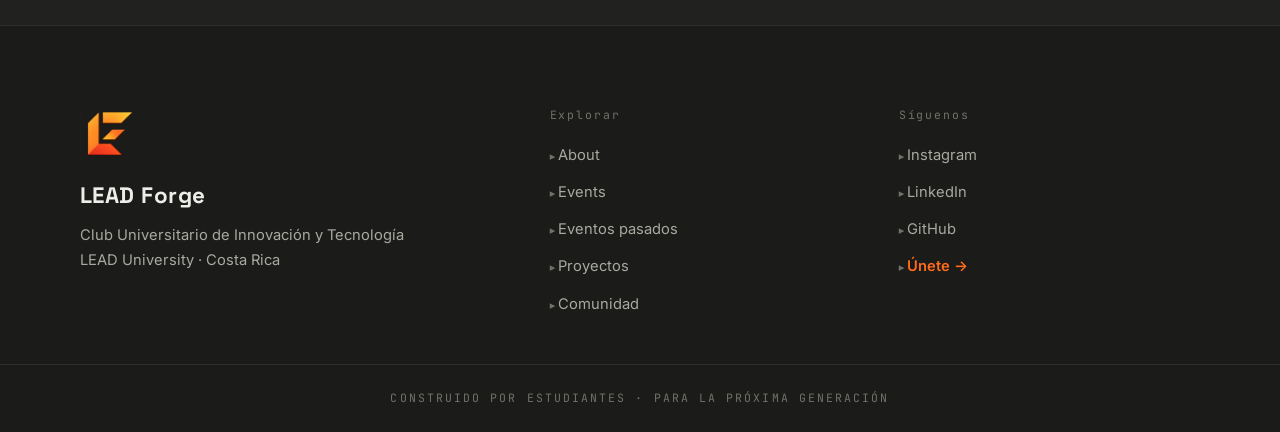
<file: eventos.html>
<!DOCTYPE html>
<html lang="es">
<head>
  <meta charset="UTF-8" />
  <meta name="viewport" content="width=device-width, initial-scale=1.0" />

  <!-- Primary SEO -->
  <title>Eventos y Calendario · LEAD Forge</title>
  <meta name="description" content="Calendario de eventos de LEAD Forge: ForgeHack / NASA Space Apps y Spark Session. Hackatones, talleres, charlas y networking del club." />
  <meta name="robots" content="index, follow" />
  <meta name="theme-color" content="#21211F" />
  <meta name="color-scheme" content="dark" />
  <link rel="canonical" href="https://leadforgecr.com/eventos" />

  <!-- Open Graph -->
  <meta property="og:type" content="website" />
  <meta property="og:site_name" content="LEAD Forge" />
  <meta property="og:title" content="Eventos y Calendario · LEAD Forge" />
  <meta property="og:description" content="Hackatones, talleres, charlas y networking del club. Conoce las fechas del cuatrimestre y cómo participar." />
  <meta property="og:url" content="https://leadforgecr.com/eventos" />
  <meta property="og:locale" content="es_CR" />
  <meta property="og:locale:alternate" content="en_US" />
  <meta property="og:image" content="https://leadforgecr.com/assets/og-image.png" />
  <meta property="og:image:type" content="image/png" />
  <meta property="og:image:width" content="1200" />
  <meta property="og:image:height" content="630" />
  <meta property="og:image:alt" content="Banner de LEAD Forge · Club Universitario de Innovación y Tecnología · LEAD University Costa Rica" />

  <!-- Twitter -->
  <meta name="twitter:card" content="summary_large_image" />
  <meta name="twitter:title" content="Eventos y Calendario · LEAD Forge" />
  <meta name="twitter:description" content="Hackathons, workshops, talks and networking. Check this quarter's dates and how to join." />
  <meta name="twitter:image" content="https://leadforgecr.com/assets/og-image.png" />
  <meta name="twitter:image:alt" content="Banner de LEAD Forge · Club Universitario de Innovación y Tecnología · LEAD University Costa Rica" />

  <!-- Icons -->
  <link rel="icon" type="image/png" sizes="any" href="LOGO LEAD FORGE.png" />
  <link rel="apple-touch-icon" href="LOGO LEAD FORGE.png" />

  <!-- Fonts -->
  <link rel="preconnect" href="https://fonts.googleapis.com" />
  <link rel="preconnect" href="https://fonts.gstatic.com" crossorigin />
  <link href="https://fonts.googleapis.com/css2?family=Inter:wght@400;500;600&family=Space+Grotesk:wght@400;500;600;700&family=JetBrains+Mono:wght@400;500&display=swap" rel="stylesheet" />

  <!-- Styles -->
  <link rel="stylesheet" href="css/style.css" />
</head>

<body data-theme="dark">

  <!-- Background layer: global grid -->
  <div class="bg-grid" aria-hidden="true"></div>

  <!-- Navigation -->
  <header class="nav" id="nav">
    <div class="container nav__inner">
      <a href="index.html" class="nav__brand" aria-label="LEAD Forge inicio">
        <img src="LOGO LEAD FORGE.png" alt="Logo LEAD Forge" class="nav__logo" width="180" height="60" />
        <span class="nav__brandtext">FORGE<span class="accent-dot">.</span></span>
      </a>
      <nav class="nav__links" aria-label="Principal">
        <a href="index.html#about">About</a>
        <a href="eventos.html" class="is-active">Events</a>
        <a href="socials.html">Socials</a>
      </nav>
      <div class="nav__end">
        <div class="lang-switch" role="group" aria-label="Idioma / Language">
          <button class="lang-switch__btn is-active" data-lang="es" aria-label="Español">ES</button>
          <span class="lang-switch__sep">/</span>
          <button class="lang-switch__btn" data-lang="en" aria-label="English">EN</button>
        </div>
        <a href="index.html#join" class="btn btn--sm btn--accent nav__cta" data-i18n="nav.cta">Únete a LEAD Forge →</a>
        <button class="nav__toggle" id="navToggle" aria-label="Abrir menú" aria-expanded="false">
          <span></span><span></span><span></span>
        </button>
      </div>
    </div>
  </header>

  <main id="top">

    <!-- ================= HEAD ================= -->
    <section class="section section--events">
      <div class="container">
        <div class="section__head reveal" style="margin-top:1rem;">
          <p class="section__index" data-i18n="evpage.index">03 · EVENTOS Y CALENDARIO</p>
          <h1 class="section__title" data-i18n="evpage.title">Eventos y calendario</h1>
          <p class="section__sub" data-i18n="evpage.sub">Descubre los próximos hackathons, talleres, charlas y actividades de LEAD Forge, junto con sus fechas y cómo participar.</p>
        </div>

        <!-- Timeline strip -->
        <div class="calendar reveal" aria-hidden="false">
          <span class="calendar__label mono">Q3 / 2026</span>
          <div class="calendar__track">
            <span class="calendar__month" data-i18n="events.mOct">OCT</span>
            <span class="calendar__mark" style="left: 38%" data-label="17"></span>
            <span class="calendar__month" data-i18n="events.mNov">NOV</span>
            <span class="calendar__mark" style="left: 60%" data-label="14–15"></span>
            <span class="calendar__month" data-i18n="events.mDec">DIC</span>
            <span class="calendar__mark" style="left: 86%" data-label="04"></span>
          </div>
        </div>

        <!-- Real month calendars -->
        <div class="calendar-months">
          <!-- OCT 2026 -->
          <div class="cal-month reveal">
            <p class="cal-month__m"><span data-i18n="events.mOct">OCT</span><span class="cal-month__n">2026</span></p>
            <div class="cal-month__week" aria-hidden="true"><span>L</span><span>M</span><span>X</span><span>J</span><span>V</span><span>S</span><span>D</span></div>
            <div class="cal-month__grid">
              <span class="cal-day is-empty"></span><span class="cal-day is-empty"></span><span class="cal-day is-empty"></span><span class="cal-day">1</span><span class="cal-day">2</span><span class="cal-day">3</span><span class="cal-day">4</span>
              <span class="cal-day">5</span><span class="cal-day">6</span><span class="cal-day">7</span><span class="cal-day">8</span><span class="cal-day">9</span><span class="cal-day">10</span><span class="cal-day">11</span>
              <span class="cal-day">12</span><span class="cal-day">13</span><span class="cal-day">14</span><span class="cal-day">15</span><span class="cal-day">16</span><span class="cal-day is-event">17</span><span class="cal-day is-period">18</span>
              <span class="cal-day is-period">19</span><span class="cal-day is-period">20</span><span class="cal-day is-period">21</span><span class="cal-day is-period">22</span><span class="cal-day is-period">23</span><span class="cal-day is-period">24</span><span class="cal-day is-period">25</span>
              <span class="cal-day is-period">26</span><span class="cal-day is-period">27</span><span class="cal-day is-period">28</span><span class="cal-day is-period">29</span><span class="cal-day is-period">30</span><span class="cal-day is-period">31</span>
            </div>
            <div class="cal-month__legend">
              <p><i class="dot"></i><span data-i18n="events.e2name">ForgeHack / NASA Space Apps</span></p>
              <p><i class="dot is-soft"></i><span data-i18n="evpage.period">18–31 · ForgeHack · periodo de desarrollo</span></p>
            </div>
          </div>

          <!-- NOV 2026 -->
          <div class="cal-month reveal" data-delay="1">
            <p class="cal-month__m"><span data-i18n="events.mNov">NOV</span><span class="cal-month__n">2026</span></p>
            <div class="cal-month__week" aria-hidden="true"><span>L</span><span>M</span><span>X</span><span>J</span><span>V</span><span>S</span><span>D</span></div>
            <div class="cal-month__grid">
              <span class="cal-day is-empty"></span><span class="cal-day is-empty"></span><span class="cal-day is-empty"></span><span class="cal-day is-empty"></span><span class="cal-day is-empty"></span><span class="cal-day is-empty"></span><span class="cal-day is-period">1</span>
              <span class="cal-day is-period">2</span><span class="cal-day is-period">3</span><span class="cal-day is-period">4</span><span class="cal-day is-period">5</span><span class="cal-day is-period">6</span><span class="cal-day is-period">7</span><span class="cal-day is-period">8</span>
              <span class="cal-day is-period">9</span><span class="cal-day is-period">10</span><span class="cal-day is-period">11</span><span class="cal-day is-period">12</span><span class="cal-day is-period">13</span><span class="cal-day is-event">14</span><span class="cal-day is-event">15</span>
              <span class="cal-day">16</span><span class="cal-day">17</span><span class="cal-day">18</span><span class="cal-day">19</span><span class="cal-day">20</span><span class="cal-day">21</span><span class="cal-day">22</span>
              <span class="cal-day">23</span><span class="cal-day">24</span><span class="cal-day">25</span><span class="cal-day">26</span><span class="cal-day">27</span><span class="cal-day">28</span><span class="cal-day">29</span>
              <span class="cal-day">30</span>
            </div>
            <div class="cal-month__legend">
              <p><i class="dot"></i><span data-i18n="evpage.calNov">NASA Space Apps Challenge</span></p>
              <p><i class="dot is-soft"></i><span data-i18n="evpage.period2">01–13 · ForgeHack · periodo de desarrollo</span></p>
            </div>
          </div>

          <!-- DIC 2026 -->
          <div class="cal-month reveal" data-delay="2">
            <p class="cal-month__m"><span data-i18n="events.mDec">DIC</span><span class="cal-month__n">2026</span></p>
            <div class="cal-month__week" aria-hidden="true"><span>L</span><span>M</span><span>X</span><span>J</span><span>V</span><span>S</span><span>D</span></div>
            <div class="cal-month__grid">
              <span class="cal-day is-empty"></span><span class="cal-day">1</span><span class="cal-day">2</span><span class="cal-day">3</span><span class="cal-day is-event">4</span><span class="cal-day">5</span><span class="cal-day">6</span>
              <span class="cal-day">7</span><span class="cal-day">8</span><span class="cal-day">9</span><span class="cal-day">10</span><span class="cal-day">11</span><span class="cal-day">12</span><span class="cal-day">13</span>
              <span class="cal-day">14</span><span class="cal-day">15</span><span class="cal-day">16</span><span class="cal-day">17</span><span class="cal-day">18</span><span class="cal-day">19</span><span class="cal-day">20</span>
              <span class="cal-day">21</span><span class="cal-day">22</span><span class="cal-day">23</span><span class="cal-day">24</span><span class="cal-day">25</span><span class="cal-day">26</span><span class="cal-day">27</span>
              <span class="cal-day">28</span><span class="cal-day">29</span><span class="cal-day">30</span><span class="cal-day">31</span>
            </div>
            <div class="cal-month__legend">
              <p><i class="dot"></i><span data-i18n="events.e3name">Spark Session</span></p>
            </div>
          </div>
        </div>

        <!-- Big horizontal event cards -->
        <div class="events events--big" style="margin-top:clamp(3rem,7vw,5rem);">
          <article class="event event--big reveal">
            <span class="event__type"><img src="assets/ECOSISTEMA_DEL_CLUB_ICONS/ForgeHack.png" alt="Tipo de evento: hackatón" loading="lazy" /></span>
            <figure class="frame frame--img"><img src="assets/EVENTS_CARDS/Space_Apps_Logo_White.png" alt="Logo del NASA Space Apps Challenge" loading="lazy" /></figure>
            <div class="event__body">
              <p class="event__tag mono" data-i18n="events.e2tag">SÁB 17 · OCT <span class="accent-text">●</span> HACKATÓN</p>
              <h3 data-i18n="events.e2name">ForgeHack / NASA Space Apps</h3>
              <p data-i18n="events.e2desc">Nuestro primer hackatón: equipos multidisciplinarios con ruta directa hacia el NASA Space Apps Challenge 2026.</p>
              <a href="eventos/forgehack-nasa-space-apps.html" class="event__more" data-i18n="events.e2more">Saber más →</a>
            </div>
          </article>

          <article class="event event--big reveal" data-delay="1">
            <span class="event__type"><img src="assets/ECOSISTEMA_DEL_CLUB_ICONS/Spark Sessions.png" alt="Tipo de evento: charla" loading="lazy" /></span>
            <figure class="frame frame--img"><img src="assets/EVENTS_CARDS/charla_final_placeholder.jpg" alt="Visual de la Spark Session" loading="lazy" /></figure>
            <div class="event__body">
              <p class="event__tag mono" data-i18n="events.e3tag">VIE 04 · DIC <span class="accent-text">●</span> CHARLA</p>
              <h3 data-i18n="events.e3name">Spark Session</h3>
              <p data-i18n="events.e3desc">Charla de cierre con profesionales de la industria tecnológica para cerrar el año con energía.</p>
              <a href="eventos/spark-session.html" class="event__more" data-i18n="events.e3more">Saber más →</a>
            </div>
          </article>
        </div>

        <div class="events__past reveal">
          <a href="eventos/pasados.html" class="btn btn--ghost" data-i18n="evpage.past">Eventos pasados →</a>
        </div>
      </div>
    </section>

    <!-- ================= NOTICIAS ================= -->
    <section class="section">
      <div class="container">
        <div class="section__head reveal">
          <p class="section__index" data-i18n="news.index">NOTICIAS</p>
          <h2 class="section__title" data-i18n="news.title">Noticias del club</h2>
          <p class="section__sub" data-i18n="news.sub">Anuncios, cobertura y novedades alrededor de cada evento y actividad, de la más reciente a la más antigua.</p>
        </div>

        <div class="news-feed reveal">
          <article class="news-item">
            <div class="news-item__meta">
              <p class="news-item__date mono">2026 · Q3</p>
              <p class="news-item__tag mono" data-i18n="news.t">PRÓXIMAMENTE</p>
            </div>
            <h3 class="news-item__title" data-i18n="news.c1n">Cobertura de eventos</h3>
            <p class="news-item__excerpt" data-i18n="news.c1d">Fotos, resúmenes y los mejores momentos de cada actividad se publicarán aquí, poco después de cada evento.</p>
          </article>

          <article class="news-item">
            <div class="news-item__meta">
              <p class="news-item__date mono">2026 · Q3</p>
              <p class="news-item__tag mono" data-i18n="news.t">PRÓXIMAMENTE</p>
            </div>
            <h3 class="news-item__title" data-i18n="news.c2n">Anuncios del club</h3>
            <p class="news-item__excerpt" data-i18n="news.c2d">Convocatorias, cambios de fecha y novedades oficiales de LEAD Forge, siempre al día.</p>
          </article>

          <article class="news-item">
            <div class="news-item__meta">
              <p class="news-item__date mono">2026 · Q3</p>
              <p class="news-item__tag mono" data-i18n="news.t">PRÓXIMAMENTE</p>
            </div>
            <h3 class="news-item__title" data-i18n="news.c3n">Oportunidades externas</h3>
            <p class="news-item__excerpt" data-i18n="news.c3d">Hackatones globales, becas y retos de la industria que valen la pena compartir con la comunidad.</p>
          </article>

          <article class="news-item">
            <div class="news-item__meta">
              <p class="news-item__date mono">2026 · Q3</p>
              <p class="news-item__tag mono" data-i18n="news.t">PRÓXIMAMENTE</p>
            </div>
            <h3 class="news-item__title" data-i18n="news.c4n">Spotlight de miembros</h3>
            <p class="news-item__excerpt" data-i18n="news.c4d">El trabajo de la comunidad en vitrina: proyectos, logros y perfiles de quienes construyen el club.</p>
          </article>

          <article class="news-item">
            <div class="news-item__meta">
              <p class="news-item__date mono">2026 · Q3</p>
              <p class="news-item__tag mono" data-i18n="news.t">PRÓXIMAMENTE</p>
            </div>
            <h3 class="news-item__title" data-i18n="news.c5n">Colaboraciones</h3>
            <p class="news-item__excerpt" data-i18n="news.c5d">Alianzas con la industria y con la comunidad tech de Costa Rica para abrir puertas y recursos.</p>
          </article>

          <article class="news-item">
            <div class="news-item__meta">
              <p class="news-item__date mono">2026 · Q3</p>
              <p class="news-item__tag mono" data-i18n="news.t">PRÓXIMAMENTE</p>
            </div>
            <h3 class="news-item__title" data-i18n="news.c6n">Galería de eventos</h3>
            <p class="news-item__excerpt" data-i18n="news.c6d">Un recorrido visual por cada actividad: lo que se vivió, lo que se construyó y lo que viene.</p>
          </article>

          <div class="news-feed__ctrl">
            <button class="btn btn--ghost btn--sm" id="newsMore" data-i18n="news.read">Ver noticias anteriores ↓</button>
            <p class="news-feed__end mono" id="newsEnd" data-i18n="news.end" hidden>// no hay más noticias por ahora</p>
          </div>
        </div>
      </div>
    </section>

  </main>

  <!-- ================= FOOTER ================= -->
  <footer class="footer" id="footer">
    <div class="container footer__inner">
      <div class="footer__brand">
        <img src="LOGO LEAD FORGE.png" alt="Logo LEAD Forge" class="footer__logo" width="220" height="80" loading="lazy" />
        <p class="footer__name" data-i18n="footer.name">LEAD Forge</p>
        <p class="footer__tagline" data-i18n="footer.tagline">Club Universitario de Innovación y Tecnología<br />LEAD University · Costa Rica</p>
      </div>

      <nav class="footer__links" aria-label="Footer">
        <p class="footer__linkhead" data-i18n="footer.explore">Explorar</p>
        <a href="index.html#about">About</a>
        <a href="eventos.html">Events</a>
        <a href="eventos/pasados.html" data-i18n="footer.past">Eventos pasados</a>
        <a href="index.html#projects" data-i18n="nav.projects">Proyectos</a>
        <a href="index.html#community" data-i18n="nav.community">Comunidad</a>
      </nav>

      <div class="footer__social" id="socials">
        <p class="footer__linkhead" data-i18n="footer.follow">Síguenos</p>
        <a href="https://www.instagram.com/lead_forge_cr" target="_blank" rel="noopener">Instagram</a>
        <a href="https://www.linkedin.com/company/lead-forge-cr/" target="_blank" rel="noopener">LinkedIn</a>
        <a href="https://github.com/LEAD-FORGE" target="_blank" rel="noopener">GitHub</a>
        <a href="index.html#join" class="footer__join" data-i18n="footer.join">Únete →</a>
      </div>
    </div>
    <div class="footer__signature" data-i18n="footer.sig">CONSTRUIDO POR ESTUDIANTES · PARA LA PRÓXIMA GENERACIÓN</div>
  </footer>

  <script src="config.js" defer></script>
  <script src="js/main.js" defer></script>
  <script src="js/i18n.js" defer></script>
  <script>
    (() => {
      const step = 3;
      const items = Array.from(document.querySelectorAll(".news-feed .news-item"));
      const btn = document.getElementById("newsMore");
      const end = document.getElementById("newsEnd");
      let shown = step;
      items.forEach((it, i) => {
        if (i >= step) it.classList.add("is-hidden");
      });
      if (shown >= items.length) {
        btn.style.display = "none";
        end.hidden = false;
      }
      btn.addEventListener("click", () => {
        const next = shown + step;
        items.forEach((it, i) => {
          if (i >= shown && i < next) it.classList.remove("is-hidden");
        });
        shown = next;
        if (shown >= items.length) {
          btn.style.display = "none";
          end.hidden = false;
        }
      });
    })();
  </script>
</body>
</html>
</file>
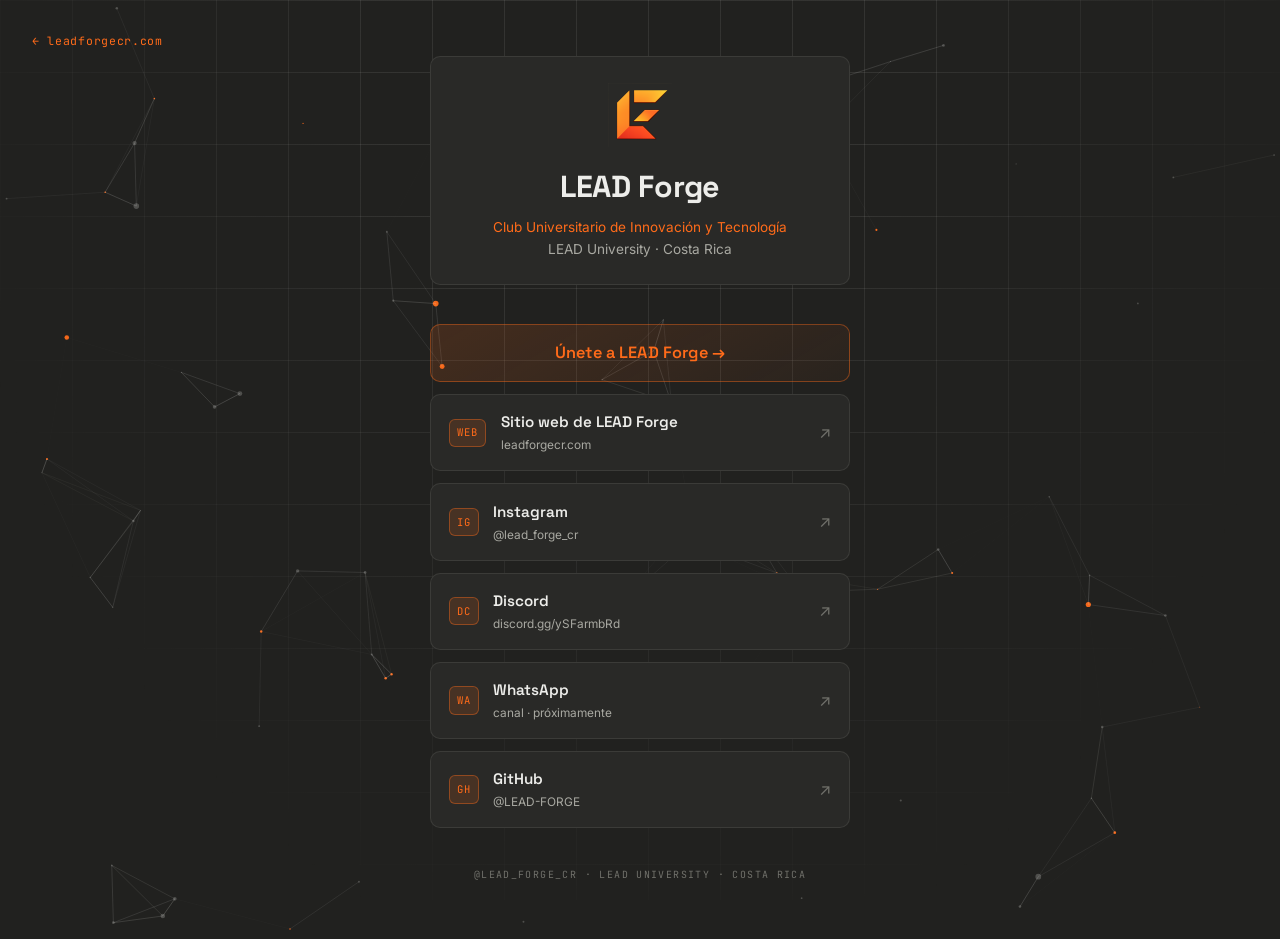
<file: socials.html>
<!DOCTYPE html>
<html lang="es">
<head>
  <meta charset="UTF-8" />
  <meta name="viewport" content="width=device-width, initial-scale=1.0" />

  <!-- Primary SEO -->
  <title>Socials · LEAD Forge</title>
  <meta name="description" content="Todas las redes y canales oficiales de LEAD Forge · el club universitario de innovación y tecnología de LEAD University: Instagram, LinkedIn, Discord, WhatsApp y GitHub." />
  <meta name="robots" content="index, follow" />
  <meta name="theme-color" content="#21211F" />
  <meta name="color-scheme" content="dark" />
  <link rel="canonical" href="https://leadforgecr.com/socials" />

  <!-- Open Graph -->
  <meta property="og:type" content="website" />
  <meta property="og:site_name" content="LEAD Forge" />
  <meta property="og:title" content="Socials · LEAD Forge" />
  <meta property="og:description" content="Instagram, LinkedIn, Discord, WhatsApp y GitHub del club de innovación y tecnología de LEAD University." />
  <meta property="og:url" content="https://leadforgecr.com/socials" />
  <meta property="og:locale" content="es_CR" />
  <meta property="og:locale:alternate" content="en_US" />
  <meta property="og:image" content="https://leadforgecr.com/assets/og-socials.png" />
  <meta property="og:image:type" content="image/png" />
  <meta property="og:image:width" content="1200" />
  <meta property="og:image:height" content="630" />
  <meta property="og:image:alt" content="Todos los canales de LEAD Forge: Instagram, LinkedIn, Discord, WhatsApp y GitHub" />

  <!-- Twitter -->
  <meta name="twitter:card" content="summary_large_image" />
  <meta name="twitter:title" content="Socials · LEAD Forge" />
  <meta name="twitter:description" content="Instagram, LinkedIn, Discord, WhatsApp y GitHub del club de innovación y tecnología de LEAD University." />
  <meta name="twitter:image" content="https://leadforgecr.com/assets/og-socials.png" />
  <meta name="twitter:image:alt" content="Todos los canales de LEAD Forge: Instagram, LinkedIn, Discord, WhatsApp y GitHub" />

  <!-- Icons -->
  <link rel="icon" type="image/png" sizes="any" href="LOGO LEAD FORGE.png" />
  <link rel="apple-touch-icon" href="LOGO LEAD FORGE.png" />

  <!-- Fonts -->
  <link rel="preconnect" href="https://fonts.googleapis.com" />
  <link rel="preconnect" href="https://fonts.gstatic.com" crossorigin />
  <link href="https://fonts.googleapis.com/css2?family=Inter:wght@400;500;600&family=Space+Grotesk:wght@400;500;600;700&family=JetBrains+Mono:wght@400;500&display=swap" rel="stylesheet" />

  <!-- Styles -->
  <link rel="stylesheet" href="css/style.css" />
</head>

<body data-theme="dark">

  <!-- Background layer: global grid -->
  <div class="bg-grid" aria-hidden="true"></div>

  <main class="socials" id="top">
    <canvas class="socials__mesh" id="meshSocials" aria-hidden="true"></canvas>

    <a href="index.html" class="socials__back" data-i18n="socials.back">← leadforgecr.com</a>

    <div class="socials__wrap">

      <header class="socials__head">
        <a href="index.html" aria-label="LEAD Forge inicio">
          <img src="LOGO LEAD FORGE.png" alt="Logo LEAD Forge" class="socials__logo" loading="lazy" />
        </a>
        <h1 class="socials__name" data-i18n="footer.name">LEAD Forge</h1>
        <p class="socials__tagline" data-i18n="footer.tagline"><span class="accent-text">Club Universitario de Innovación y Tecnología</span><br />LEAD University · Costa Rica</p>
      </header>

      <ul class="socials__cards">

        <li>
          <a href="index.html#join" class="socs-card socs-card--accent" data-i18n="join.primary">
            Únete a LEAD Forge →
          </a>
        </li>

        <li>
          <a href="index.html" class="socs-card">
            <span class="socs-card__badge">WEB</span>
            <span class="socs-card__text">
              <strong data-i18n="socials.web">Sitio web de LEAD Forge</strong>
              <small>leadforgecr.com</small>
            </span>
            <span class="socs-card__arrow" aria-hidden="true">↗</span>
          </a>
        </li>

        <li>
          <a href="https://www.instagram.com/lead_forge_cr" target="_blank" rel="noopener" class="socs-card">
            <span class="socs-card__badge">IG</span>
            <span class="socs-card__text">
              <strong>Instagram</strong>
              <small>@lead_forge_cr</small>
            </span>
            <span class="socs-card__arrow" aria-hidden="true">↗</span>
          </a>
        </li>

        <li hidden data-i18n-skip>
          <a href="https://www.linkedin.com/company/lead-forge-cr/" target="_blank" rel="noopener" class="socs-card">
            <span class="socs-card__badge">IN</span>
            <span class="socs-card__text">
              <strong>LinkedIn</strong>
              <small>/company/lead-forge-cr</small>
            </span>
            <span class="socs-card__arrow" aria-hidden="true">↗</span>
          </a>
        </li>

        <li>
          <a href="https://discord.gg/ySFarmbRd" target="_blank" rel="noopener" class="socs-card">
            <span class="socs-card__badge">DC</span>
            <span class="socs-card__text">
              <strong>Discord</strong>
              <small>discord.gg/ySFarmbRd</small>
            </span>
            <span class="socs-card__arrow" aria-hidden="true">↗</span>
          </a>
        </li>

        <li>
          <a href="#" class="socs-card">
            <span class="socs-card__badge">WA</span>
            <span class="socs-card__text">
              <strong>WhatsApp</strong>
              <small><span data-i18n="socials.soon2">canal · próximamente</span></small>
            </span>
            <span class="socs-card__arrow" aria-hidden="true">↗</span>
          </a>
        </li>

        <li>
          <a href="https://github.com/LEAD-FORGE" target="_blank" rel="noopener" class="socs-card">
            <span class="socs-card__badge">GH</span>
            <span class="socs-card__text">
              <strong>GitHub</strong>
              <small>@LEAD-FORGE</small>
            </span>
            <span class="socs-card__arrow" aria-hidden="true">↗</span>
          </a>
        </li>

      </ul>

      <p class="socials__footnote" data-i18n="socials.note">@lead_forge_cr · LEAD University · Costa Rica</p>

    </div>
  </main>

  <script src="config.js" defer></script>
  <script src="js/i18n.js" defer></script>
  <script src="js/main.js" defer></script>
</body>
</html>
</file>
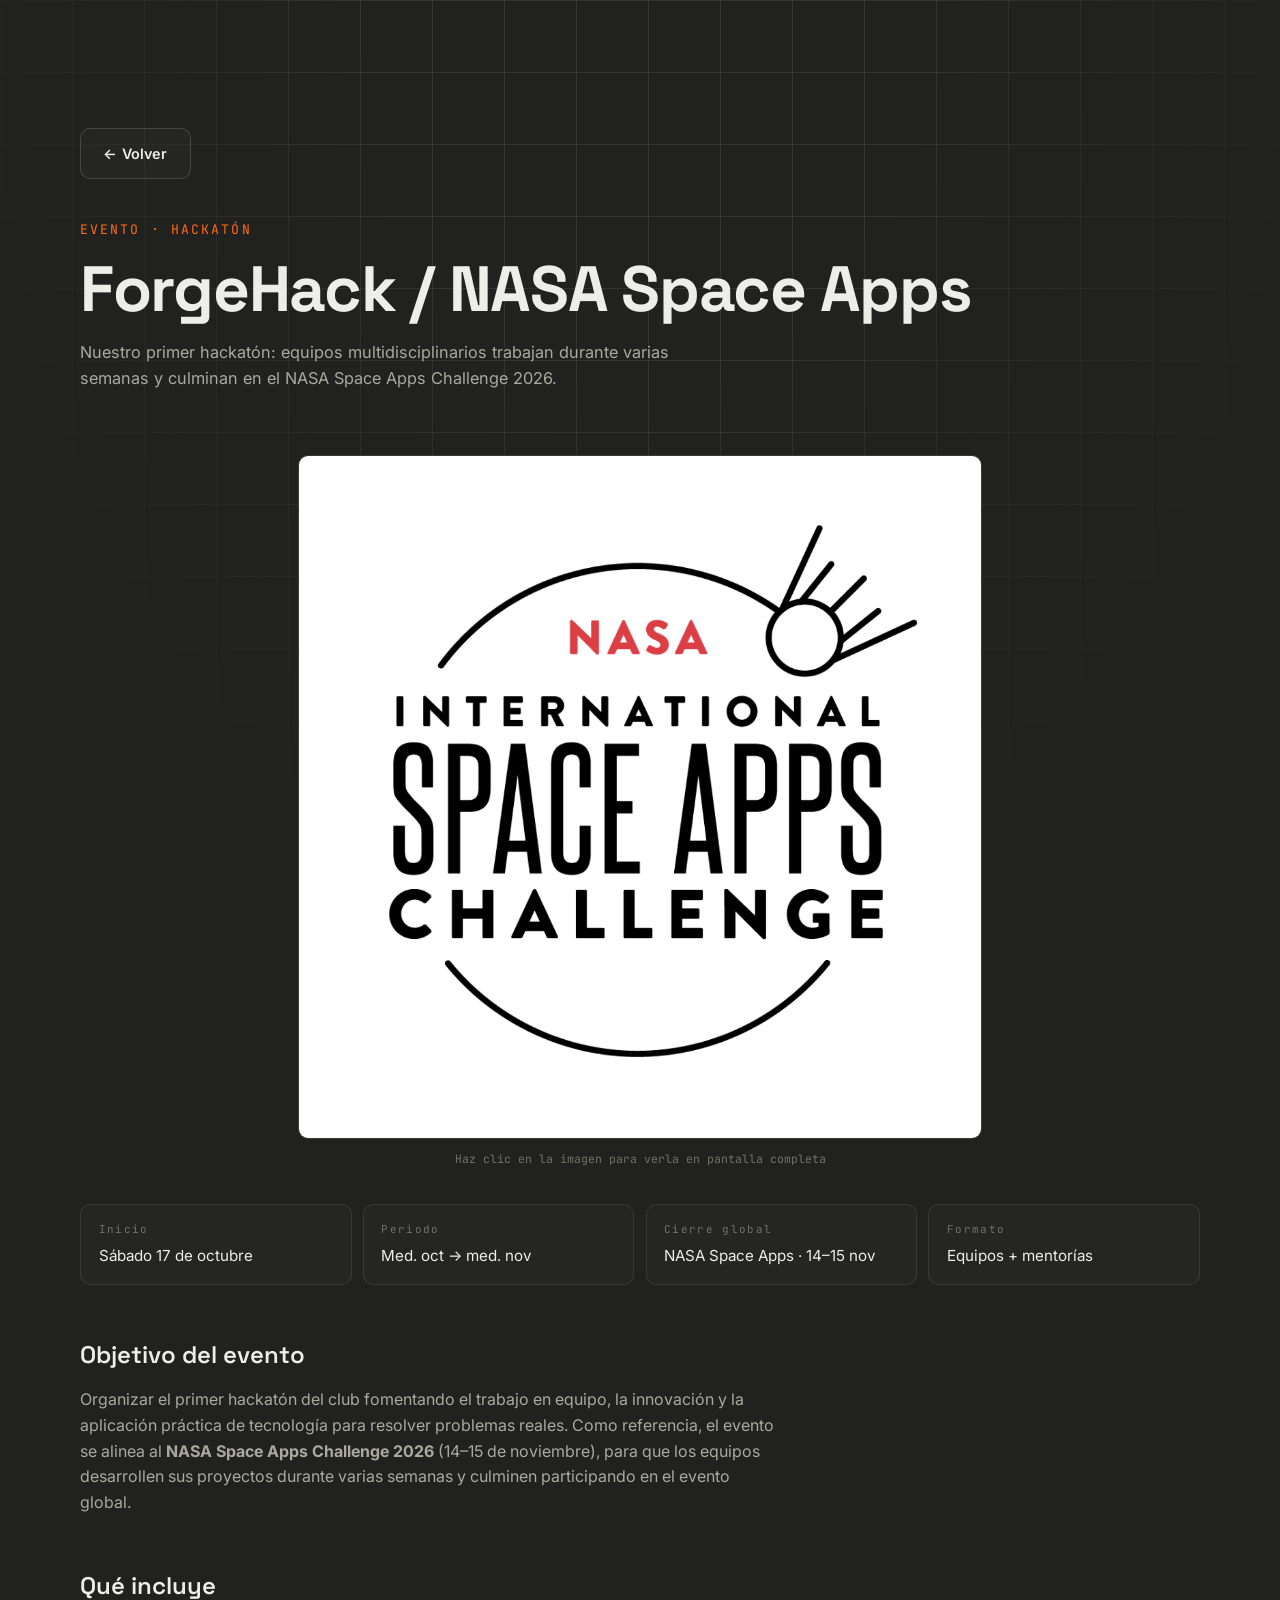
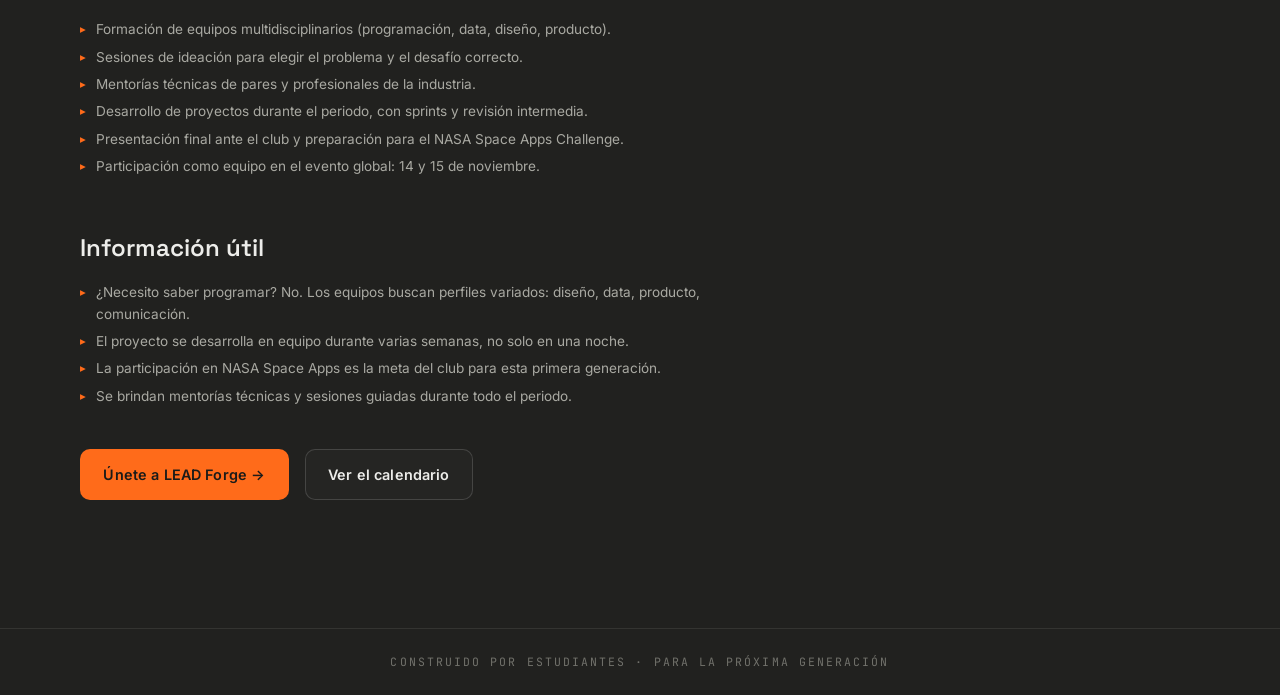
<file: eventos/forgehack-nasa-space-apps.html>
<!DOCTYPE html>
<html lang="es">
<head>
  <meta charset="UTF-8" />
  <meta name="viewport" content="width=device-width, initial-scale=1.0" />
  <title>ForgeHack / NASA Space Apps · LEAD Forge</title>
  <meta name="description" content="ForgeHack / NASA Space Apps: el hackatón del club LEAD Forge con ruta directa al NASA Space Apps Challenge 2026. Equipos multidisciplinarios, mentorías y presentación final. Sábado 17 de octubre." />
  <meta name="robots" content="index, follow" />
  <meta name="theme-color" content="#21211F" />
  <meta name="color-scheme" content="dark" />
  <link rel="canonical" href="https://leadforgecr.com/eventos/forgehack-nasa-space-apps" />

  <!-- Open Graph -->
  <meta property="og:type" content="website" />
  <meta property="og:site_name" content="LEAD Forge" />
  <meta property="og:title" content="ForgeHack / NASA Space Apps · LEAD Forge" />
  <meta property="og:description" content="El hackatón del club LEAD Forge con ruta directa al NASA Space Apps Challenge 2026: equipos multidisciplinarios, mentorías y desarrollo. Sábado 17 de octubre." />
  <meta property="og:url" content="https://leadforgecr.com/eventos/forgehack-nasa-space-apps" />
  <meta property="og:locale" content="es_CR" />
  <meta property="og:image" content="https://leadforgecr.com/assets/og-image.png" />
  <meta property="og:image:type" content="image/png" />
  <meta property="og:image:width" content="1200" />
  <meta property="og:image:height" content="630" />
  <meta property="og:image:alt" content="Banner de LEAD Forge · Club Universitario de Innovación y Tecnología · LEAD University Costa Rica" />

  <!-- Twitter -->
  <meta name="twitter:card" content="summary_large_image" />
  <meta name="twitter:title" content="ForgeHack / NASA Space Apps · LEAD Forge" />
  <meta name="twitter:description" content="El hackatón del club LEAD Forge con ruta directa al NASA Space Apps Challenge 2026: equipos multidisciplinarios, mentorías y desarrollo. Sábado 17 de octubre." />
  <meta name="twitter:image" content="https://leadforgecr.com/assets/og-image.png" />
  <meta name="twitter:image:alt" content="Banner de LEAD Forge · Club Universitario de Innovación y Tecnología · LEAD University Costa Rica" />

  <link rel="icon" type="image/png" sizes="any" href="../LOGO LEAD FORGE.png" />
  <link rel="preconnect" href="https://fonts.googleapis.com" />
  <link rel="preconnect" href="https://fonts.gstatic.com" crossorigin />
  <link href="https://fonts.googleapis.com/css2?family=Inter:wght@400;500;600&family=Space+Grotesk:wght@400;500;600;700&family=JetBrains+Mono:wght@400;500&display=swap" rel="stylesheet" />
  <link rel="stylesheet" href="../css/style.css" />
</head>
<body>
  <div class="bg-grid" aria-hidden="true"></div>

  <section class="section">
    <div class="container">
      <a href="../index.html" class="btn btn--ghost">← Volver</a>

      <div class="section__head" style="margin-top:2.5rem;">
        <p class="section__index">EVENTO · HACKATÓN</p>
        <h1 class="section__title" style="font-size:clamp(2.2rem,7vw,4rem);">ForgeHack / NASA Space Apps</h1>
        <p class="section__sub">Nuestro primer hackatón: equipos multidisciplinarios trabajan durante varias semanas y culminan en el NASA Space Apps Challenge 2026.</p>
      </div>

      <figure class="evento-hero">
        <img src="../assets/EVENTS_CARDS/Space_Apps_Logo_White.png" alt="Logo del NASA Space Apps Challenge" data-lightbox loading="lazy" />
        <figcaption>Haz clic en la imagen para verla en pantalla completa</figcaption>
      </figure>

      <dl class="evento-meta">
        <div class="evento-card"><dt>Inicio</dt><dd>Sábado 17 de octubre</dd></div>
        <div class="evento-card"><dt>Periodo</dt><dd>Med. oct → med. nov</dd></div>
        <div class="evento-card"><dt>Cierre global</dt><dd>NASA Space Apps · 14–15 nov</dd></div>
        <div class="evento-card"><dt>Formato</dt><dd>Equipos + mentorías</dd></div>
      </dl>

      <div class="evento-section">
        <h2>Objetivo del evento</h2>
        <p>Organizar el primer hackatón del club fomentando el trabajo en equipo, la innovación y la aplicación práctica de tecnología para resolver problemas reales. Como referencia, el evento se alinea al <strong>NASA Space Apps Challenge 2026</strong> (14–15 de noviembre), para que los equipos desarrollen sus proyectos durante varias semanas y culminen participando en el evento global.</p>
      </div>

      <div class="evento-section">
        <h2>Qué incluye</h2>
        <ul class="event__bullets">
          <li>Formación de equipos multidisciplinarios (programación, data, diseño, producto).</li>
          <li>Sesiones de ideación para elegir el problema y el desafío correcto.</li>
          <li>Mentorías técnicas de pares y profesionales de la industria.</li>
          <li>Desarrollo de proyectos durante el periodo, con sprints y revisión intermedia.</li>
          <li>Presentación final ante el club y preparación para el NASA Space Apps Challenge.</li>
          <li>Participación como equipo en el evento global: 14 y 15 de noviembre.</li>
        </ul>
      </div>

      <div class="evento-section">
        <h2>Información útil</h2>
        <ul class="event__bullets">
          <li>¿Necesito saber programar? No. Los equipos buscan perfiles variados: diseño, data, producto, comunicación.</li>
          <li>El proyecto se desarrolla en equipo durante varias semanas, no solo en una noche.</li>
          <li>La participación en NASA Space Apps es la meta del club para esta primera generación.</li>
          <li>Se brindan mentorías técnicas y sesiones guiadas durante todo el periodo.</li>
        </ul>
      </div>

      <div class="evento-cta">
        <a href="../index.html#join" class="btn btn--accent">Únete a LEAD Forge →</a>
        <a href="../eventos.html" class="btn btn--ghost">Ver el calendario</a>
      </div>
    </div>
  </section>

  <div class="footer__signature">CONSTRUIDO POR ESTUDIANTES · PARA LA PRÓXIMA GENERACIÓN</div>

  <script src="../js/lightbox.js" defer></script>
</body>
</html>
</file>
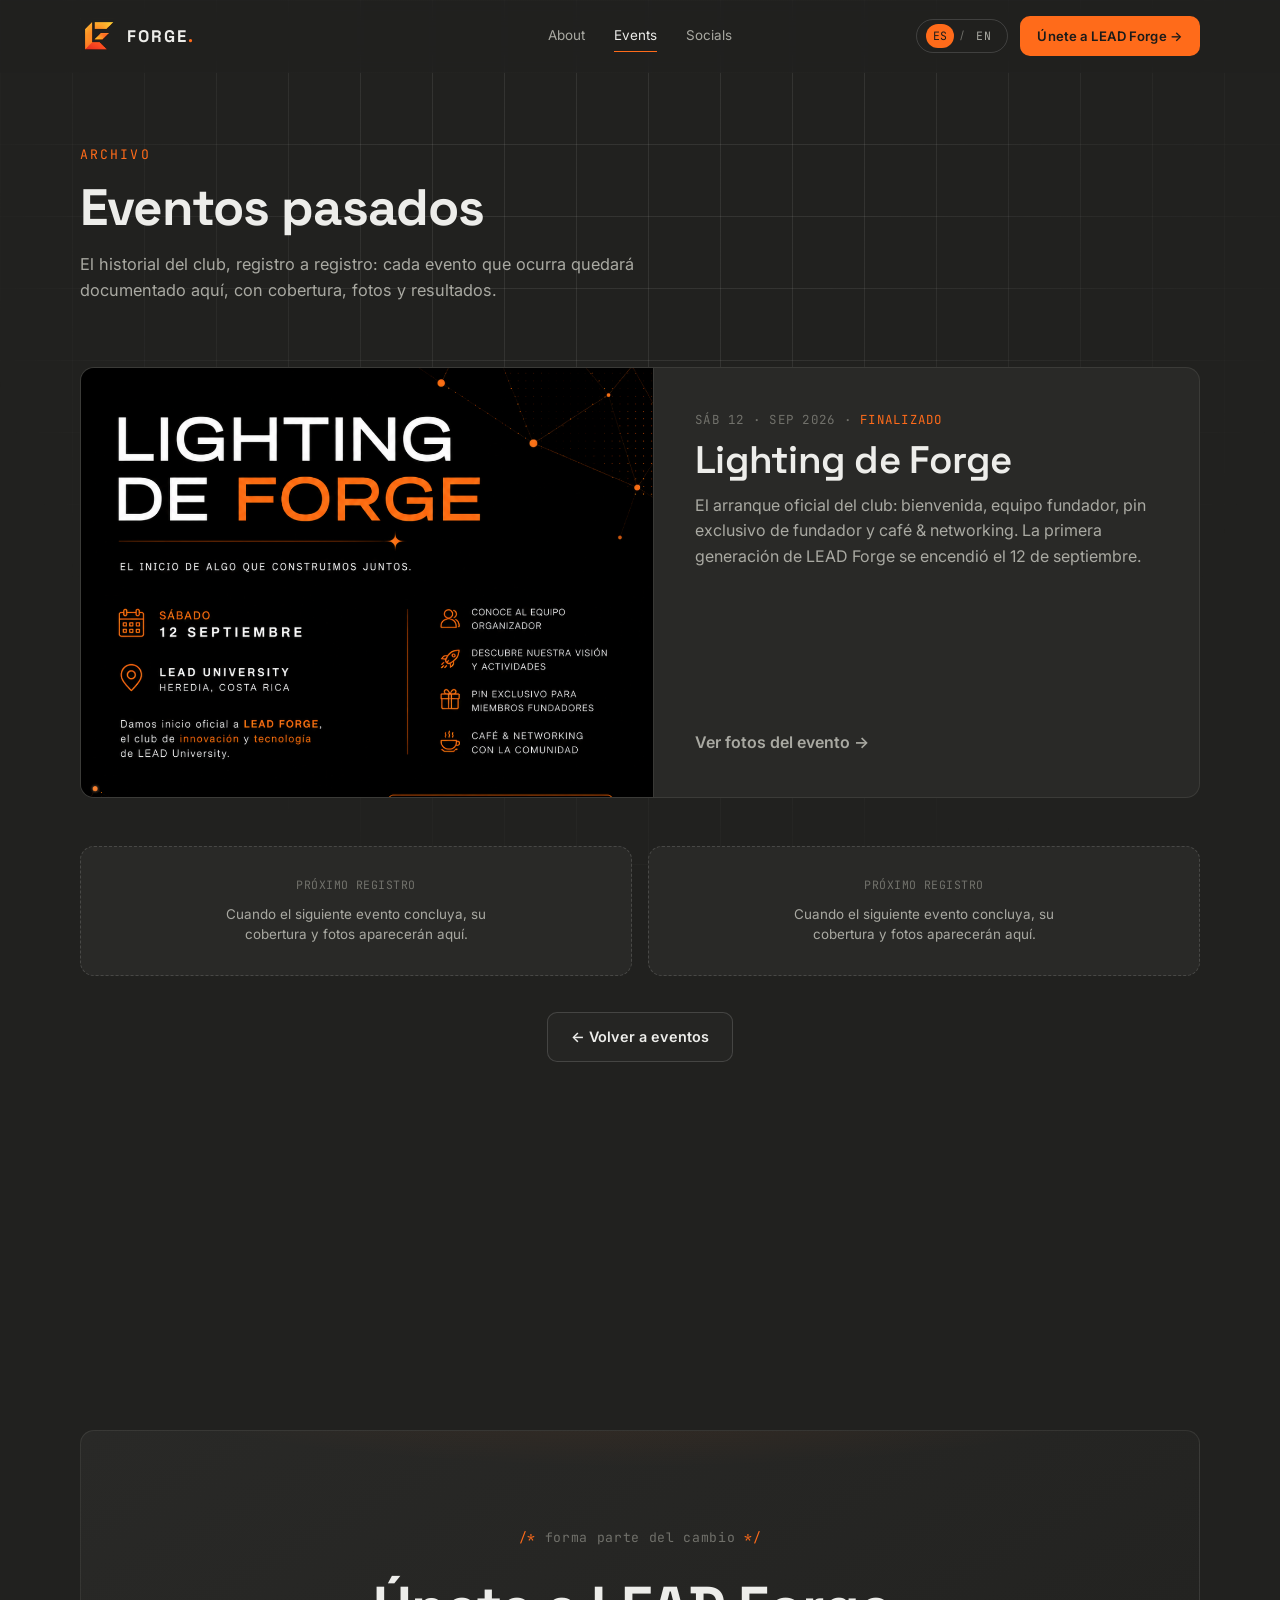
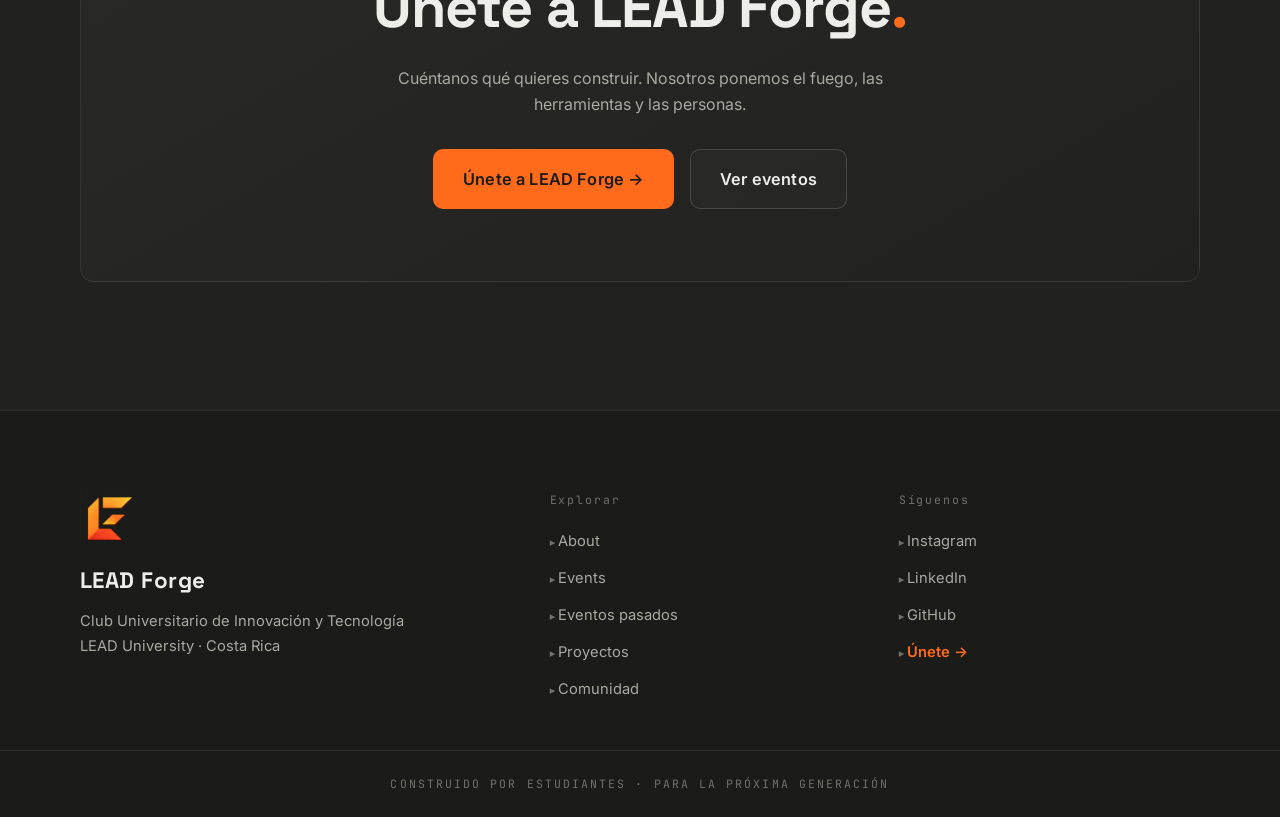
<file: eventos/pasados.html>
<!DOCTYPE html>
<html lang="es">
<head>
  <meta charset="UTF-8" />
  <meta name="viewport" content="width=device-width, initial-scale=1.0" />
  <title>Eventos pasados · LEAD Forge</title>
  <meta name="description" content="Archivo de eventos pasados de LEAD Forge: registro, cobertura y fotos de cada actividad concluida. El Lighting de Forge, el arranque del club, ya está documentado." />
  <meta name="robots" content="index, follow" />
  <meta name="theme-color" content="#21211F" />
  <meta name="color-scheme" content="dark" />
  <link rel="canonical" href="https://leadforgecr.com/eventos/pasados" />

  <!-- Open Graph -->
  <meta property="og:type" content="website" />
  <meta property="og:site_name" content="LEAD Forge" />
  <meta property="og:title" content="Eventos pasados · LEAD Forge" />
  <meta property="og:description" content="Historial de cada evento del club: cobertura, fotos y qué se construyó." />
  <meta property="og:url" content="https://leadforgecr.com/eventos/pasados" />
  <meta property="og:locale" content="es_CR" />
  <meta property="og:locale:alternate" content="en_US" />
  <meta property="og:image" content="https://leadforgecr.com/assets/og-image.png" />
  <meta property="og:image:type" content="image/png" />
  <meta property="og:image:width" content="1200" />
  <meta property="og:image:height" content="630" />
  <meta property="og:image:alt" content="Banner de LEAD Forge · Club Universitario de Innovación y Tecnología · LEAD University Costa Rica" />

  <!-- Twitter -->
  <meta name="twitter:card" content="summary_large_image" />
  <meta name="twitter:title" content="Eventos pasados · LEAD Forge" />
  <meta name="twitter:description" content="Cobertura, fotos y resultados de cada actividad pasada del club." />
  <meta name="twitter:image" content="https://leadforgecr.com/assets/og-image.png" />
  <meta name="twitter:image:alt" content="Banner de LEAD Forge · Club Universitario de Innovación y Tecnología · LEAD University Costa Rica" />

  <!-- Icons -->
  <link rel="icon" type="image/png" sizes="any" href="../LOGO LEAD FORGE.png" />
  <link rel="apple-touch-icon" href="../LOGO LEAD FORGE.png" />

  <!-- Fonts -->
  <link rel="preconnect" href="https://fonts.googleapis.com" />
  <link rel="preconnect" href="https://fonts.gstatic.com" crossorigin />
  <link href="https://fonts.googleapis.com/css2?family=Inter:wght@400;500;600&family=Space+Grotesk:wght@400;500;600;700&family=JetBrains+Mono:wght@400;500&display=swap" rel="stylesheet" />

  <!-- Styles -->
  <link rel="stylesheet" href="../css/style.css" />
</head>

<body data-theme="dark">

  <!-- Background layer: global grid -->
  <div class="bg-grid" aria-hidden="true"></div>

  <!-- Navigation -->
  <header class="nav" id="nav">
    <div class="container nav__inner">
      <a href="../index.html" class="nav__brand" aria-label="LEAD Forge inicio">
        <img src="../LOGO LEAD FORGE.png" alt="Logo LEAD Forge" class="nav__logo" width="180" height="60" />
        <span class="nav__brandtext">FORGE<span class="accent-dot">.</span></span>
      </a>
      <nav class="nav__links" aria-label="Principal">
        <a href="../index.html#about">About</a>
        <a href="../eventos.html" class="is-active">Events</a>
        <a href="../socials.html">Socials</a>
      </nav>
      <div class="nav__end">
        <div class="lang-switch" role="group" aria-label="Idioma / Language">
          <button class="lang-switch__btn is-active" data-lang="es" aria-label="Español">ES</button>
          <span class="lang-switch__sep">/</span>
          <button class="lang-switch__btn" data-lang="en" aria-label="English">EN</button>
        </div>
        <a href="../index.html#join" class="btn btn--sm btn--accent nav__cta" data-i18n="nav.cta">Únete a LEAD Forge →</a>
        <button class="nav__toggle" id="navToggle" aria-label="Abrir menú" aria-expanded="false">
          <span></span><span></span><span></span>
        </button>
      </div>
    </div>
  </header>

  <main id="top">

    <!-- ================= ARCHIVO ================= -->
    <section class="section">
      <div class="container">
        <div class="section__head reveal" style="margin-top:1rem;">
          <p class="section__index" data-i18n="past.index">ARCHIVO</p>
          <h1 class="section__title" data-i18n="past.title">Eventos pasados</h1>
          <p class="section__sub" data-i18n="past.sub">El historial del club, registro a registro: cada evento que ocurra quedará documentado aquí, con cobertura, fotos y resultados.</p>
        </div>

        <div class="arch reveal">
          <article class="past-record">
            <figure class="frame frame--img past-record__media">
              <img src="../assets/EVENTS_CARDS/invitacion_lead_forge.png" alt="Invitación oficial del evento Lighting de Forge" loading="lazy" />
            </figure>
            <div class="past-record__body">
              <p class="past-record__tag mono">SÁB 12 · SEP 2026 · <span class="accent-text" data-i18n="past.done">FINALIZADO</span></p>
              <h2>Lighting de Forge</h2>
              <p data-i18n="past.c1desc">El arranque oficial del club: bienvenida, equipo fundador, pin exclusivo de fundador y café &amp; networking. La primera generación de LEAD Forge se encendió el 12 de septiembre.</p>
              <a href="pasados/lighting-de-forge.html" class="event__more" data-i18n="past.view">Ver fotos del evento →</a>
            </div>
          </article>

          <div class="arch__slots">
            <div class="arch__slot arch__slot--ghost">
              <p class="arch__code mono" data-i18n="past.slotT">PRÓXIMO REGISTRO</p>
              <p data-i18n="past.slotD">Cuando el siguiente evento concluya, su cobertura y fotos aparecerán aquí.</p>
            </div>
            <div class="arch__slot arch__slot--ghost">
              <p class="arch__code mono" data-i18n="past.slotT">PRÓXIMO REGISTRO</p>
              <p data-i18n="past.slotD">Cuando el siguiente evento concluya, su cobertura y fotos aparecerán aquí.</p>
            </div>
          </div>

          <div class="arch__back">
            <a href="../eventos.html" class="btn btn--ghost" data-i18n="past.back">← Volver a eventos</a>
          </div>
        </div>
      </div>
    </section>

    <!-- ================= JOIN ================= -->
    <section class="section">
      <div class="container">
        <div class="join reveal" id="join">
          <p class="code-line" data-i18n="join.code">forma parte del cambio</p>
          <h2 class="join__title" data-i18n="join.title">Únete a LEAD Forge<span class="accent-dot">.</span></h2>
          <p class="join__sub" data-i18n="join.sub">Cuéntanos qué quieres construir. Nosotros ponemos el fuego, las herramientas y las personas.</p>
          <div class="join__actions">
            <a href="../index.html#join" class="btn btn--accent btn--lg" data-i18n="join.primary">Únete a LEAD Forge →</a>
            <a href="../eventos.html" class="btn btn--ghost btn--lg" data-i18n="evpage.explore">Ver eventos</a>
          </div>
        </div>
      </div>
    </section>

  </main>

  <!-- ================= FOOTER ================= -->
  <footer class="footer" id="footer">
    <div class="container footer__inner">
      <div class="footer__brand">
        <img src="../LOGO LEAD FORGE.png" alt="Logo LEAD Forge" class="footer__logo" width="220" height="80" loading="lazy" />
        <p class="footer__name" data-i18n="footer.name">LEAD Forge</p>
        <p class="footer__tagline" data-i18n="footer.tagline">Club Universitario de Innovación y Tecnología<br />LEAD University · Costa Rica</p>
      </div>

      <nav class="footer__links" aria-label="Footer">
        <p class="footer__linkhead" data-i18n="footer.explore">Explorar</p>
        <a href="../index.html#about">About</a>
        <a href="../eventos.html">Events</a>
        <a href="pasados.html" data-i18n="footer.past">Eventos pasados</a>
        <a href="../index.html#projects" data-i18n="nav.projects">Proyectos</a>
        <a href="../index.html#community" data-i18n="nav.community">Comunidad</a>
      </nav>

      <div class="footer__social" id="socials">
        <p class="footer__linkhead" data-i18n="footer.follow">Síguenos</p>
        <a href="https://www.instagram.com/lead_forge_cr" target="_blank" rel="noopener">Instagram</a>
        <a href="https://www.linkedin.com/company/lead-forge-cr/" target="_blank" rel="noopener">LinkedIn</a>
        <a href="https://github.com/LEAD-FORGE" target="_blank" rel="noopener">GitHub</a>
        <a href="../index.html#join" class="footer__join" data-i18n="footer.join">Únete →</a>
      </div>
    </div>
    <div class="footer__signature" data-i18n="footer.sig">CONSTRUIDO POR ESTUDIANTES · PARA LA PRÓXIMA GENERACIÓN</div>
  </footer>

  <script src="../config.js" defer></script>
  <script src="../js/main.js" defer></script>
  <script src="../js/i18n.js" defer></script>
</body>
</html>
</file>
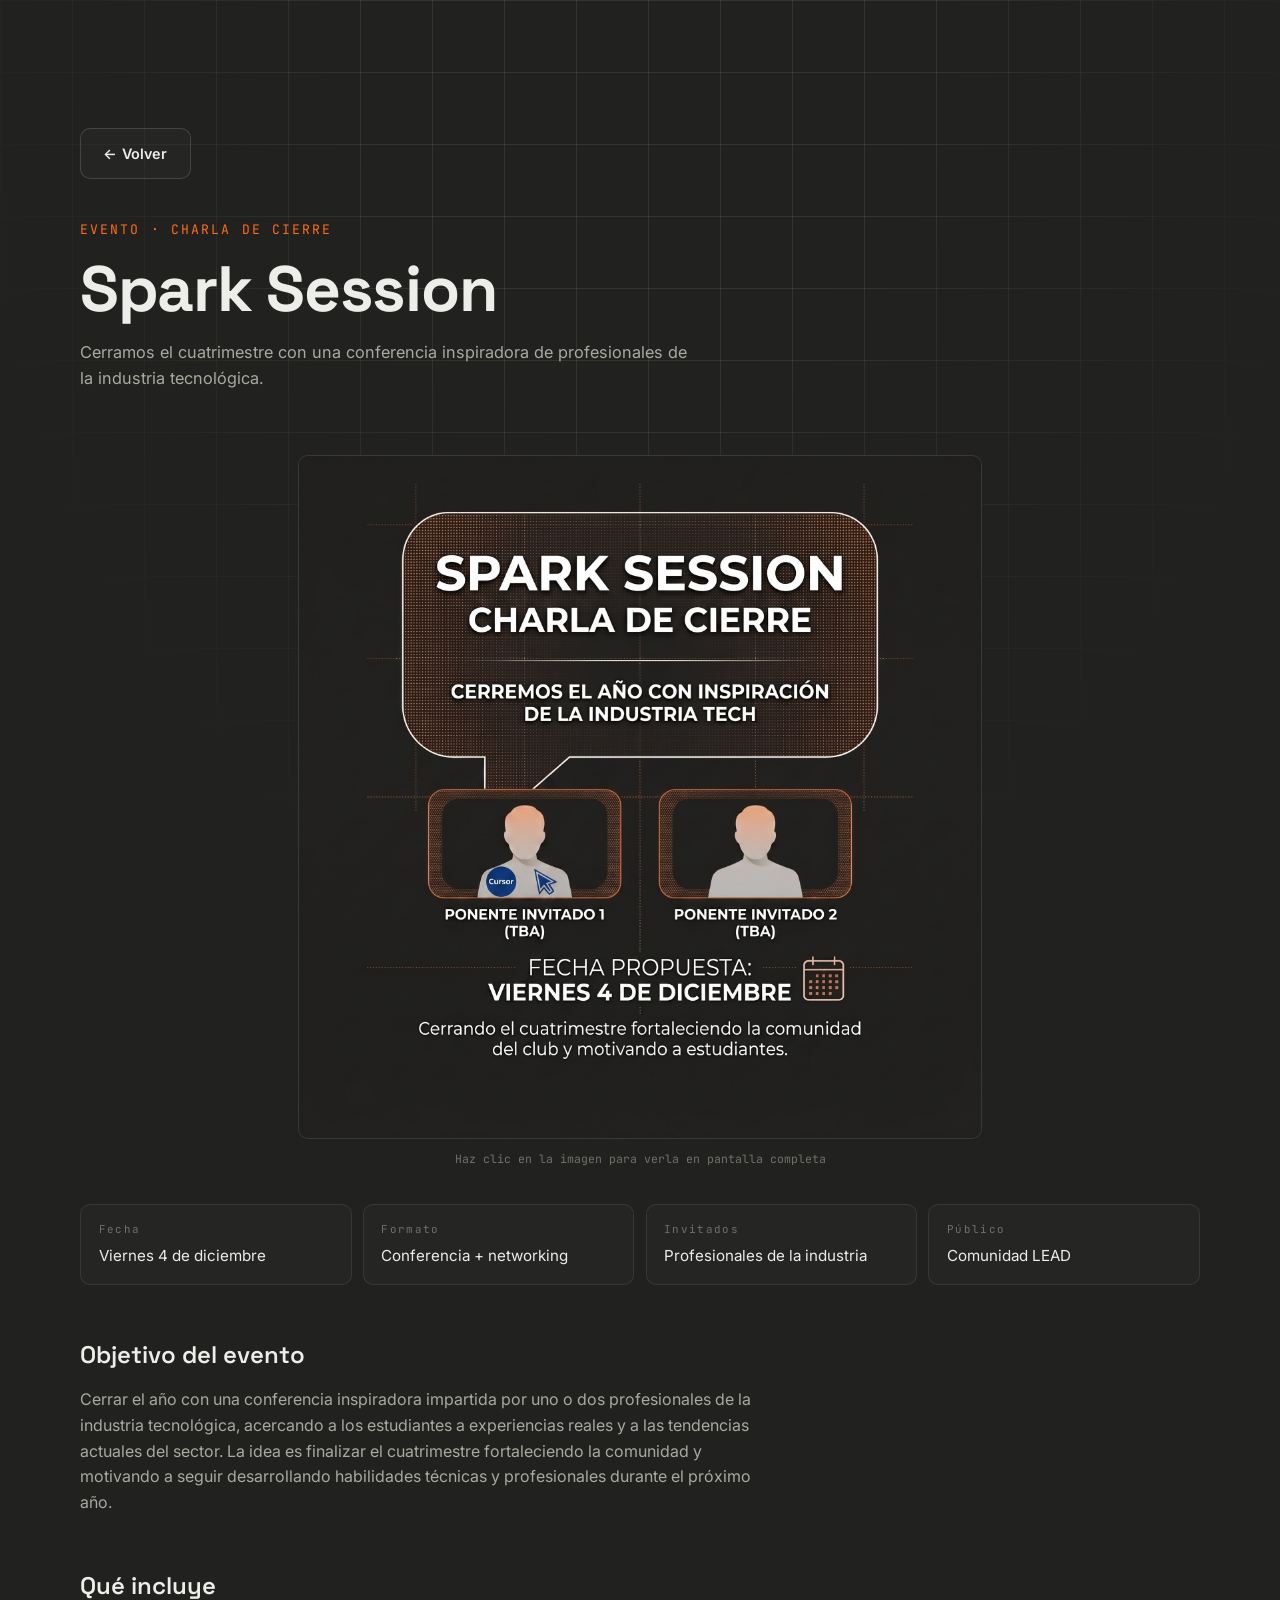
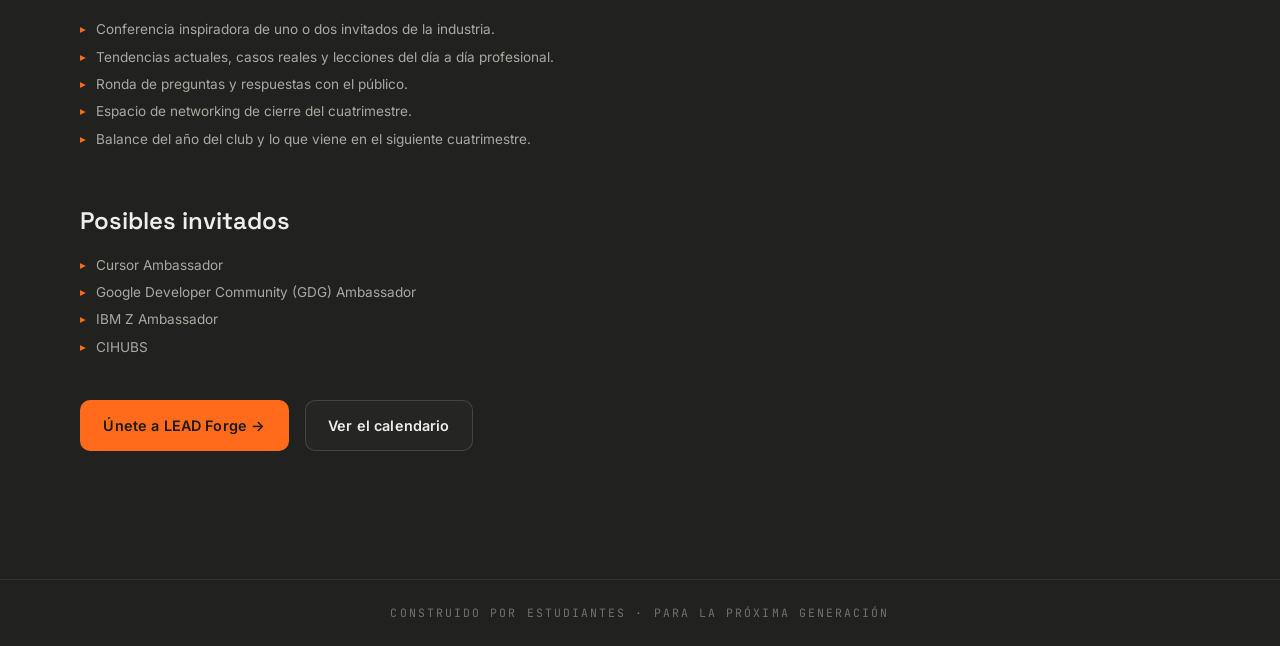
<file: eventos/spark-session.html>
<!DOCTYPE html>
<html lang="es">
<head>
  <meta charset="UTF-8" />
  <meta name="viewport" content="width=device-width, initial-scale=1.0" />
  <title>Spark Session · LEAD Forge</title>
  <meta name="description" content="Spark Session: la charla de cierre del cuatrimestre de LEAD Forge con profesionales de la industria tecnológica. Viernes 4 de diciembre." />
  <meta name="robots" content="index, follow" />
  <meta name="theme-color" content="#21211F" />
  <meta name="color-scheme" content="dark" />
  <link rel="canonical" href="https://leadforgecr.com/eventos/spark-session" />

  <!-- Open Graph -->
  <meta property="og:type" content="website" />
  <meta property="og:site_name" content="LEAD Forge" />
  <meta property="og:title" content="Spark Session · LEAD Forge" />
  <meta property="og:description" content="La charla de cierre del cuatrimestre de LEAD Forge con profesionales de la industria tecnológica. Viernes 4 de diciembre." />
  <meta property="og:url" content="https://leadforgecr.com/eventos/spark-session" />
  <meta property="og:locale" content="es_CR" />
  <meta property="og:image" content="https://leadforgecr.com/assets/og-image.png" />
  <meta property="og:image:type" content="image/png" />
  <meta property="og:image:width" content="1200" />
  <meta property="og:image:height" content="630" />
  <meta property="og:image:alt" content="Banner de LEAD Forge · Club Universitario de Innovación y Tecnología · LEAD University Costa Rica" />

  <!-- Twitter -->
  <meta name="twitter:card" content="summary_large_image" />
  <meta name="twitter:title" content="Spark Session · LEAD Forge" />
  <meta name="twitter:description" content="La charla de cierre del cuatrimestre de LEAD Forge con profesionales de la industria tecnológica. Viernes 4 de diciembre." />
  <meta name="twitter:image" content="https://leadforgecr.com/assets/og-image.png" />
  <meta name="twitter:image:alt" content="Banner de LEAD Forge · Club Universitario de Innovación y Tecnología · LEAD University Costa Rica" />

  <link rel="icon" type="image/png" sizes="any" href="../LOGO LEAD FORGE.png" />
  <link rel="preconnect" href="https://fonts.googleapis.com" />
  <link rel="preconnect" href="https://fonts.gstatic.com" crossorigin />
  <link href="https://fonts.googleapis.com/css2?family=Inter:wght@400;500;600&family=Space+Grotesk:wght@400;500;600;700&family=JetBrains+Mono:wght@400;500&display=swap" rel="stylesheet" />
  <link rel="stylesheet" href="../css/style.css" />
</head>
<body>
  <div class="bg-grid" aria-hidden="true"></div>

  <section class="section">
    <div class="container">
      <a href="../index.html" class="btn btn--ghost">← Volver</a>

      <div class="section__head" style="margin-top:2.5rem;">
        <p class="section__index">EVENTO · CHARLA DE CIERRE</p>
        <h1 class="section__title" style="font-size:clamp(2.2rem,7vw,4rem);">Spark Session</h1>
        <p class="section__sub">Cerramos el cuatrimestre con una conferencia inspiradora de profesionales de la industria tecnológica.</p>
      </div>

      <figure class="evento-hero">
        <img src="../assets/EVENTS_CARDS/charla_final_placeholder.jpg" alt="Visual de la Spark Session" data-lightbox loading="lazy" />
        <figcaption>Haz clic en la imagen para verla en pantalla completa</figcaption>
      </figure>

      <dl class="evento-meta">
        <div class="evento-card"><dt>Fecha</dt><dd>Viernes 4 de diciembre</dd></div>
        <div class="evento-card"><dt>Formato</dt><dd>Conferencia + networking</dd></div>
        <div class="evento-card"><dt>Invitados</dt><dd>Profesionales de la industria</dd></div>
        <div class="evento-card"><dt>Público</dt><dd>Comunidad LEAD</dd></div>
      </dl>

      <div class="evento-section">
        <h2>Objetivo del evento</h2>
        <p>Cerrar el año con una conferencia inspiradora impartida por uno o dos profesionales de la industria tecnológica, acercando a los estudiantes a experiencias reales y a las tendencias actuales del sector. La idea es finalizar el cuatrimestre fortaleciendo la comunidad y motivando a seguir desarrollando habilidades técnicas y profesionales durante el próximo año.</p>
      </div>

      <div class="evento-section">
        <h2>Qué incluye</h2>
        <ul class="event__bullets">
          <li>Conferencia inspiradora de uno o dos invitados de la industria.</li>
          <li>Tendencias actuales, casos reales y lecciones del día a día profesional.</li>
          <li>Ronda de preguntas y respuestas con el público.</li>
          <li>Espacio de networking de cierre del cuatrimestre.</li>
          <li>Balance del año del club y lo que viene en el siguiente cuatrimestre.</li>
        </ul>
      </div>

      <div class="evento-section">
        <h2>Posibles invitados</h2>
        <ul class="event__bullets">
          <li>Cursor Ambassador</li>
          <li>Google Developer Community (GDG) Ambassador</li>
          <li>IBM Z Ambassador</li>
          <li>CIHUBS</li>
        </ul>
      </div>

      <div class="evento-cta">
        <a href="../index.html#join" class="btn btn--accent">Únete a LEAD Forge →</a>
        <a href="../eventos.html" class="btn btn--ghost">Ver el calendario</a>
      </div>
    </div>
  </section>

  <div class="footer__signature">CONSTRUIDO POR ESTUDIANTES · PARA LA PRÓXIMA GENERACIÓN</div>

  <script src="../js/lightbox.js" defer></script>
</body>
</html>
</file>
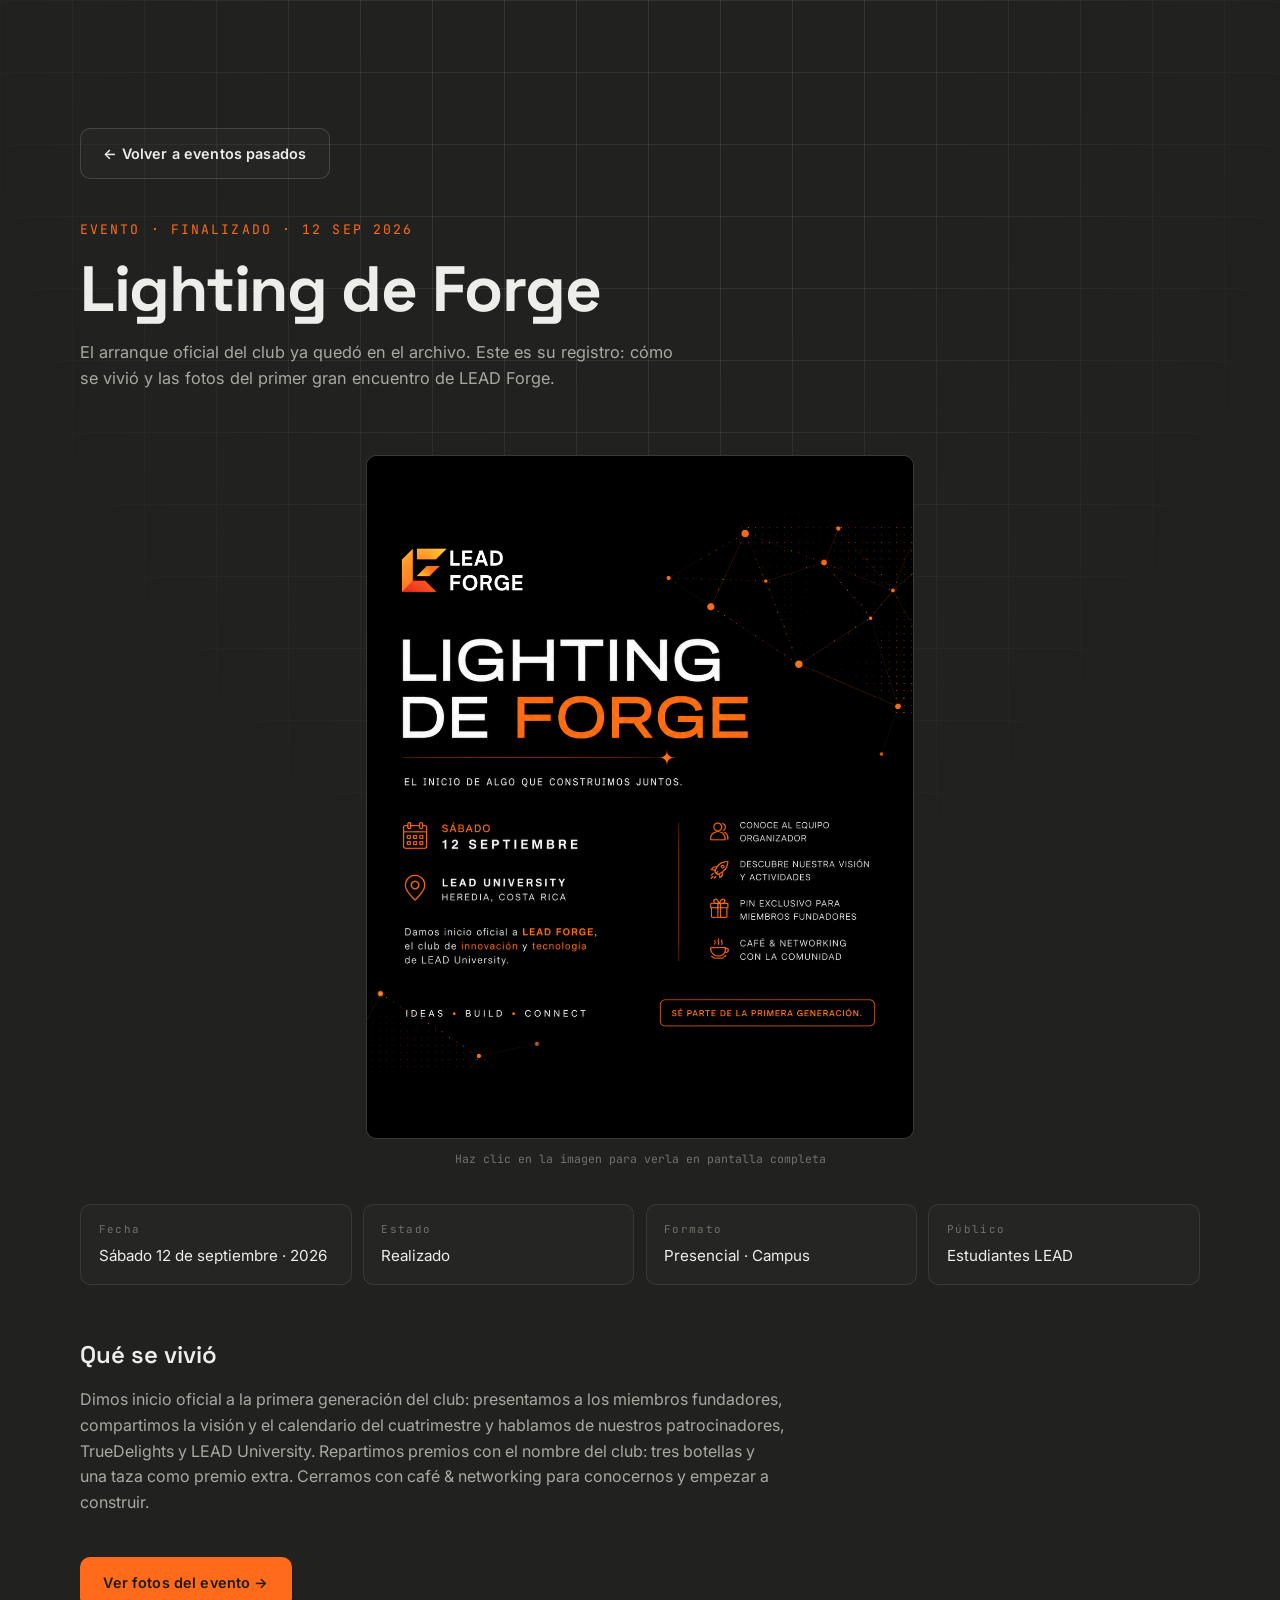
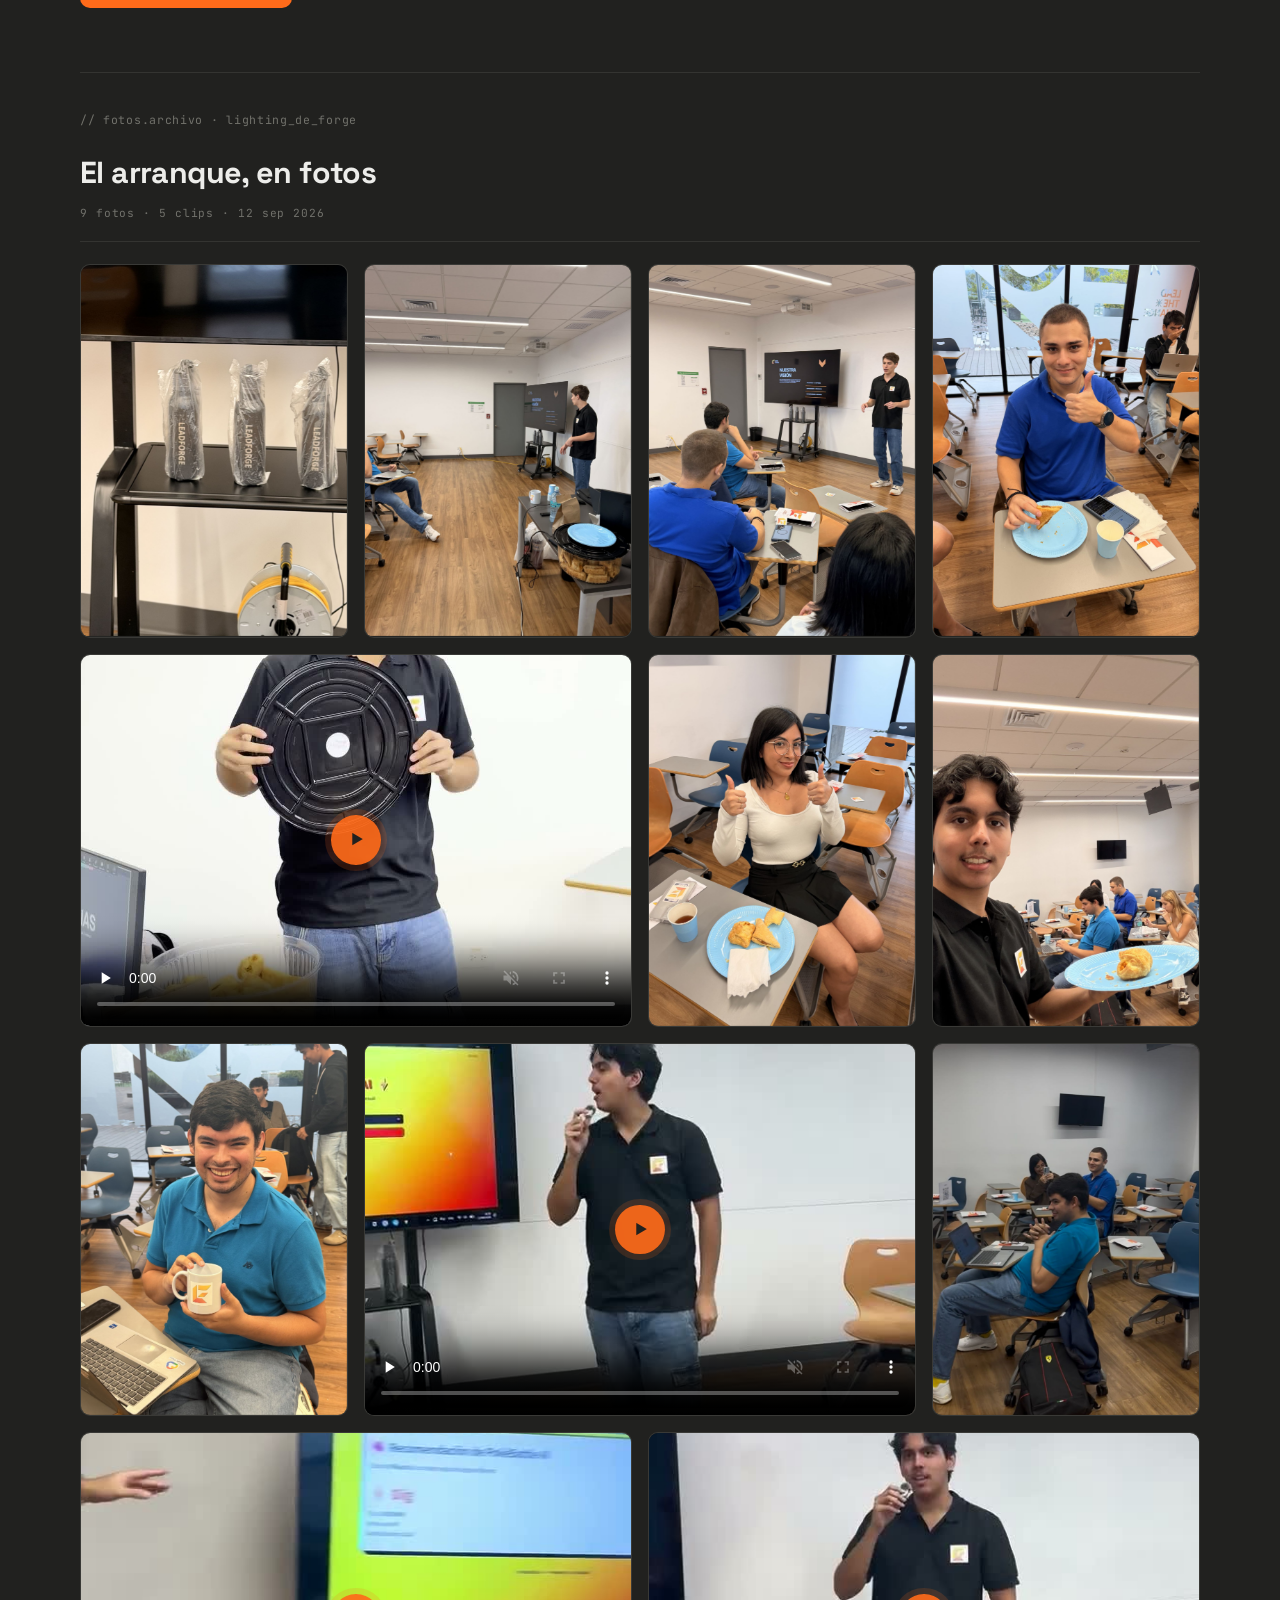
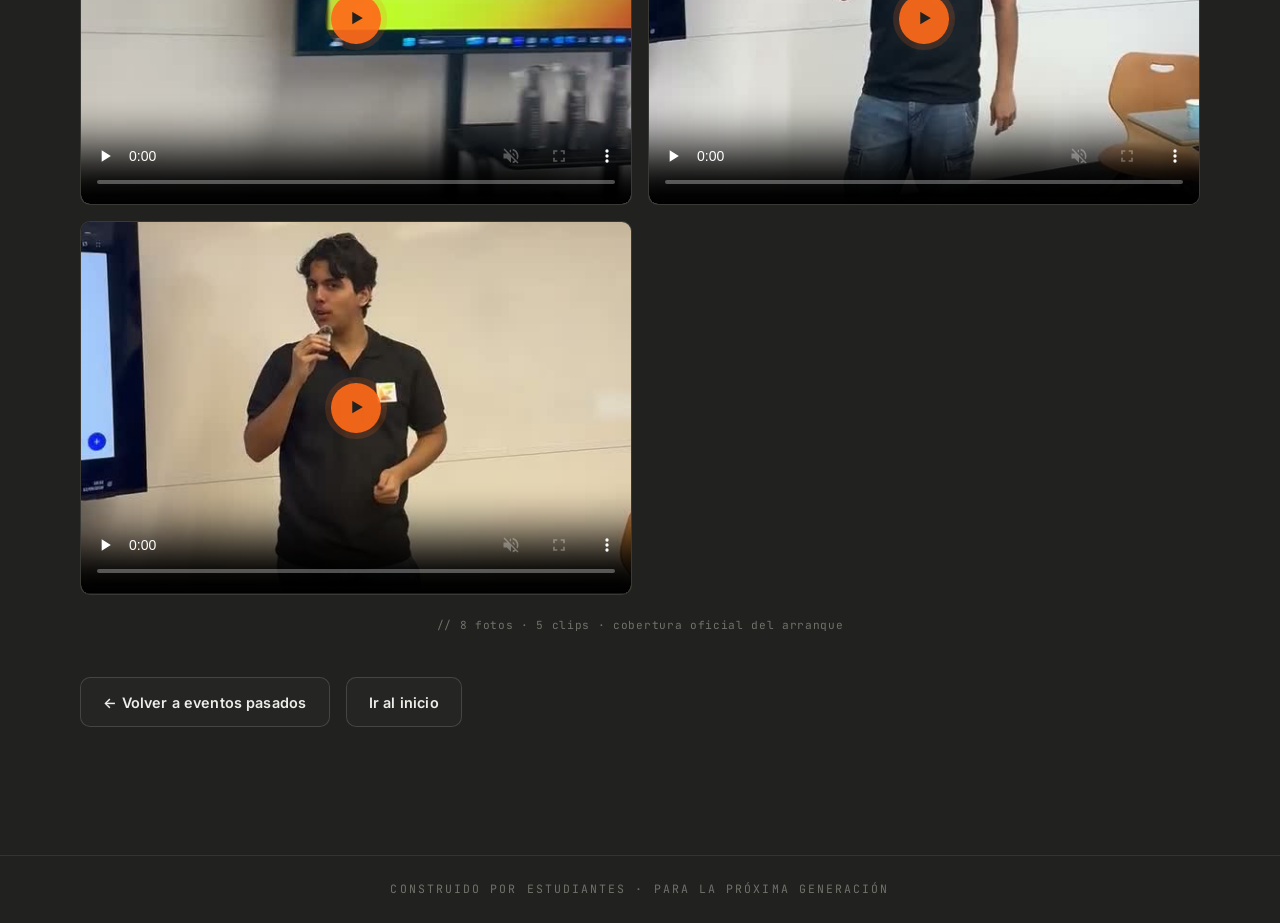
<file: eventos/pasados/lighting-de-forge.html>
<!DOCTYPE html>
<html lang="es">
<head>
  <meta charset="UTF-8" />
  <meta name="viewport" content="width=device-width, initial-scale=1.0" />
  <title>Lighting de Forge · Fotografías · LEAD Forge</title>
  <meta name="description" content="Registro y galería de fotos del Lighting de Forge, el arranque oficial del club LEAD Forge: bienvenida, equipo fundador, pin exclusivo y café & networking. Sábado 12 de septiembre de 2026." />
  <meta name="robots" content="index, follow" />
  <meta name="theme-color" content="#21211F" />
  <meta name="color-scheme" content="dark" />
  <link rel="canonical" href="https://leadforgecr.com/eventos/pasados/lighting-de-forge" />

  <!-- Open Graph -->
  <meta property="og:type" content="website" />
  <meta property="og:site_name" content="LEAD Forge" />
  <meta property="og:title" content="Lighting de Forge · Fotografías · LEAD Forge" />
  <meta property="og:description" content="El arranque oficial del club LEAD Forge: bienvenida, equipo fundador, pin exclusivo de fundador y café & networking. Sábado 12 de septiembre de 2026." />
  <meta property="og:url" content="https://leadforgecr.com/eventos/pasados/lighting-de-forge" />
  <meta property="og:locale" content="es_CR" />
  <meta property="og:locale:alternate" content="en_US" />
  <meta property="og:image" content="https://leadforgecr.com/assets/EVENTS_CARDS/invitacion_lead_forge.png" />
  <meta property="og:image:type" content="image/png" />
  <meta property="og:image:alt" content="Invitación oficial del evento Lighting de Forge" />

  <!-- Twitter -->
  <meta name="twitter:card" content="summary_large_image" />
  <meta name="twitter:title" content="Lighting de Forge · Fotografías · LEAD Forge" />
  <meta name="twitter:description" content="Registro y fotos del arranque oficial del club LEAD Forge. Sábado 12 de septiembre de 2026." />
  <meta name="twitter:image" content="https://leadforgecr.com/assets/EVENTS_CARDS/invitacion_lead_forge.png" />
  <meta name="twitter:image:alt" content="Invitación oficial del evento Lighting de Forge" />

<link rel="icon" type="image/png" sizes="any" href="../../LOGO LEAD FORGE.png" />
  <link rel="preconnect" href="https://fonts.googleapis.com" />
  <link rel="preconnect" href="https://fonts.gstatic.com" crossorigin />
  <link href="https://fonts.googleapis.com/css2?family=Inter:wght@400;500;600&family=Space+Grotesk:wght@400;500;600;700&family=JetBrains+Mono:wght@400;500&display=swap" rel="stylesheet" />
  <link rel="stylesheet" href="../../css/style.css" />
</head>
<body>
  <div class="bg-grid" aria-hidden="true"></div>

  <section class="section">
    <div class="container">
      <a href="../pasados.html" class="btn btn--ghost">← Volver a eventos pasados</a>

      <div class="section__head" style="margin-top:2.5rem;">
        <p class="section__index">EVENTO · FINALIZADO · 12 SEP 2026</p>
        <h1 class="section__title" style="font-size:clamp(2.2rem,7vw,4rem);">Lighting de Forge</h1>
        <p class="section__sub">El arranque oficial del club ya quedó en el archivo. Este es su registro: cómo se vivió y las fotos del primer gran encuentro de LEAD Forge.</p>
      </div>

      <figure class="evento-hero">
        <img src="../../assets/EVENTS_CARDS/invitacion_lead_forge.png" alt="Invitación oficial del evento Lighting de Forge" data-lightbox loading="lazy" />
        <figcaption>Haz clic en la imagen para verla en pantalla completa</figcaption>
      </figure>

      <dl class="evento-meta">
        <div class="evento-card"><dt>Fecha</dt><dd>Sábado 12 de septiembre · 2026</dd></div>
        <div class="evento-card"><dt>Estado</dt><dd>Realizado</dd></div>
        <div class="evento-card"><dt>Formato</dt><dd>Presencial · Campus</dd></div>
        <div class="evento-card"><dt>Público</dt><dd>Estudiantes LEAD</dd></div>
      </dl>

      <div class="evento-section">
        <h2>Qué se vivió</h2>
        <p>Dimos inicio oficial a la primera generación del club: presentamos a los miembros fundadores, compartimos la visión y el calendario del cuatrimestre y hablamos de nuestros patrocinadores, TrueDelights y LEAD University. Repartimos premios con el nombre del club: tres botellas y una taza como premio extra. Cerramos con café &amp; networking para conocernos y empezar a construir.</p>
      </div>

      <div class="evento-cta">
        <a href="#galeria" class="btn btn--accent">Ver fotos del evento →</a>
      </div>

      <div class="galeria" id="galeria">
        <header class="galeria__head">
          <p class="galeria__code mono">// fotos.archivo · lighting_de_forge</p>
          <h2 class="galeria__title">El arranque, en fotos</h2>
          <p class="galeria__meta mono">9 fotos · 5 clips · 12 sep 2026</p>
        </header>
        <div class="galeria__grid">
          <figure class="frame galeria__item" style="--i:0">
            <img src="fotos-lighting-de-forge/web/img_9949.jpg" data-full="fotos-lighting-de-forge/web/full/img_9949.jpg" alt="Momento del arranque oficial de LEAD Forge" data-lightbox loading="lazy" />
          </figure>
          <figure class="frame galeria__item" style="--i:1">
            <img src="fotos-lighting-de-forge/web/img_9954.jpg" data-full="fotos-lighting-de-forge/web/full/img_9954.jpg" alt="Miembros fundadores durante el Lighting de Forge" data-lightbox loading="lazy" />
          </figure>
          <figure class="frame galeria__item" style="--i:2">
            <img src="fotos-lighting-de-forge/web/img_9959.jpg" data-full="fotos-lighting-de-forge/web/full/img_9959.jpg" alt="Vista del arranque del club LEAD Forge" data-lightbox loading="lazy" />
          </figure>
          <figure class="frame galeria__item galeria__item--video" style="--i:3">
            <span class="galeria__play" aria-hidden="true">▶</span>
            <video controls preload="none" muted playsinline poster="fotos-lighting-de-forge/web/img_9960.poster.jpg">
              <source src="fotos-lighting-de-forge/web/img_9960.mp4" type="video/mp4" />
            </video>
          </figure>
          <figure class="frame galeria__item" style="--i:4">
            <img src="fotos-lighting-de-forge/web/img_9962.jpg" data-full="fotos-lighting-de-forge/web/full/img_9962.jpg" alt="La comunidad de LEAD Forge en el Lighting de Forge" data-lightbox loading="lazy" />
          </figure>
          <figure class="frame galeria__item" style="--i:5">
            <img src="fotos-lighting-de-forge/web/img_9964.jpg" data-full="fotos-lighting-de-forge/web/full/img_9964.jpg" alt="Café y networking durante el arranque de LEAD Forge" data-lightbox loading="lazy" />
          </figure>
          <figure class="frame galeria__item" style="--i:6">
            <img src="fotos-lighting-de-forge/web/img_9968.jpg" data-full="fotos-lighting-de-forge/web/full/img_9968.jpg" alt="El equipo reunido en el arranque oficial del club" data-lightbox loading="lazy" />
          </figure>
          <figure class="frame galeria__item" style="--i:7">
            <img src="fotos-lighting-de-forge/web/img_9971.jpg" data-full="fotos-lighting-de-forge/web/full/img_9971.jpg" alt="Miembros compartiendo en el Lighting de Forge" data-lightbox loading="lazy" />
          </figure>
          <figure class="frame galeria__item galeria__item--video" style="--i:8">
            <span class="galeria__play" aria-hidden="true">▶</span>
            <video controls preload="none" muted playsinline poster="fotos-lighting-de-forge/web/img_9980.poster.jpg">
              <source src="fotos-lighting-de-forge/web/img_9980.mp4" type="video/mp4" />
            </video>
          </figure>
          <figure class="frame galeria__item" style="--i:9">
            <img src="fotos-lighting-de-forge/web/img_9978.jpg" data-full="fotos-lighting-de-forge/web/img_9978.jpg" alt="Pin exclusivo de fundador del Lighting de Forge" data-lightbox loading="lazy" />
          </figure>
          <figure class="frame galeria__item galeria__item--video" style="--i:10">
            <span class="galeria__play" aria-hidden="true">▶</span>
            <video controls preload="none" muted playsinline poster="fotos-lighting-de-forge/web/img_9981.poster.jpg">
              <source src="fotos-lighting-de-forge/web/img_9981.mp4" type="video/mp4" />
            </video>
          </figure>
          <figure class="frame galeria__item galeria__item--video" style="--i:11">
            <span class="galeria__play" aria-hidden="true">▶</span>
            <video controls preload="none" muted playsinline poster="fotos-lighting-de-forge/web/img_9982.poster.jpg">
              <source src="fotos-lighting-de-forge/web/img_9982.mp4" type="video/mp4" />
            </video>
          </figure>
          <figure class="frame galeria__item galeria__item--video" style="--i:12">
            <span class="galeria__play" aria-hidden="true">▶</span>
            <video controls preload="none" muted playsinline poster="fotos-lighting-de-forge/web/img_9983.poster.jpg">
              <source src="fotos-lighting-de-forge/web/img_9983.mp4" type="video/mp4" />
            </video>
          </figure>
        </div>
        <p class="galeria__note mono">// 8 fotos · 5 clips · cobertura oficial del arranque</p>
      </div>

      <div class="evento-cta">
        <a href="../pasados.html" class="btn btn--ghost">← Volver a eventos pasados</a>
        <a href="../../index.html" class="btn btn--ghost">Ir al inicio</a>
      </div>
    </div>
  </section>

  <div class="footer__signature">CONSTRUIDO POR ESTUDIANTES · PARA LA PRÓXIMA GENERACIÓN</div>

  <script src="../../js/lightbox.js" defer></script>
</body>
</html>
</file>
<file: css/style.css>
/* ==========================================================================
   LEAD FORGE · design system
   base: #21211F · accent: #FF6B1A · text: #EDEDEA
   aesthetic: laboratory / engineering, minimal, mesh + grid
   ========================================================================== */

:root {
  --bg: #21211F;
  --bg-deep: #1B1B19;
  --bg-raised: #292927;
  --bg-soft: #262624;

  --text: #EDEDEA;
  --text-muted: #A9A9A2;
  --text-dim: #71716B;

  --accent: #FF6B1A;
  --accent-strong: #FF7E33;
  --accent-soft: rgba(255, 107, 26, 0.14);
  --accent-line: rgba(255, 107, 26, 0.4);

  --line: rgba(237, 237, 234, 0.09);
  --line-strong: rgba(237, 237, 234, 0.16);

  --sans: "Inter", system-ui, -apple-system, "Segoe UI", sans-serif;
  --display: "Space Grotesk", "Inter", system-ui, sans-serif;
  --mono: "JetBrains Mono", ui-monospace, "Cascadia Code", monospace;

  --maxw: 1200px;
  --pad: clamp(1.25rem, 4vw, 2.5rem);
  --radius: 10px;
  --ease: cubic-bezier(0.22, 1, 0.36, 1);
}

/* ---------- Reset ---------- */
*, *::before, *::after { box-sizing: border-box; margin: 0; padding: 0; }

html { scroll-behavior: smooth; overflow-x: clip; }

body {
  background: var(--bg);
  color: var(--text);
  font-family: var(--sans);
  font-size: 1rem;
  line-height: 1.6;
  -webkit-font-smoothing: antialiased;
  overflow-x: hidden;
}

body.no-scroll { overflow: hidden; }

img { max-width: 100%; display: block; }
a { color: inherit; text-decoration: none; }
button { font: inherit; color: inherit; background: none; border: 0; cursor: pointer; }

/* ---------- Background grid (global) ---------- */
.bg-grid {
  position: fixed;
  inset: 0;
  z-index: -2;
  background-image:
    linear-gradient(var(--line) 1px, transparent 1px),
    linear-gradient(90deg, var(--line) 1px, transparent 1px);
  background-size: 72px 72px;
  mask-image: radial-gradient(ellipse at 50% 0%, black 30%, transparent 78%);
}

::selection { background: var(--accent); color: #1B1B19; }

/* ---------- Container ---------- */
.container {
  width: 100%;
  max-width: var(--maxw);
  margin-inline: auto;
  padding-inline: var(--pad);
}

/* ---------- Mono utilities ---------- */
.mono { font-family: var(--mono); font-size: 0.78rem; letter-spacing: 0.04em; }
.accent-text { color: var(--accent); }
.accent-dot { color: var(--accent); }
.code-line {
  font-family: var(--mono);
  font-size: 0.82rem;
  color: var(--text-dim);
  letter-spacing: 0.05em;
}
.code-line.accent-text { color: var(--accent); }
.code-line::before { content: "/* "; color: var(--accent); }
.code-line::after { content: " */"; color: var(--accent); }

/* ==========================================================================
   BUTTONS
   ========================================================================== */
.btn {
  display: inline-flex;
  align-items: center;
  gap: 0.5rem;
  padding: 0.8rem 1.4rem;
  font-size: 0.9rem;
  font-weight: 600;
  letter-spacing: 0.01em;
  border: 1px solid transparent;
  border-radius: var(--radius);
  transition: all 0.25s var(--ease);
  white-space: nowrap;
}
.btn--sm { padding: 0.52rem 1rem; font-size: 0.82rem; }
.btn--lg { padding: 1rem 1.8rem; font-size: 1.02rem; }
.btn--accent { background: var(--accent); color: #1B1B19; }
.btn--accent:hover { background: var(--accent-strong); transform: translateY(-2px); box-shadow: 0 8px 30px rgba(255, 107, 26, 0.35); }
.btn--ghost { border-color: var(--line-strong); color: var(--text); background: rgba(237, 237, 234, 0.02); }
.btn--ghost:hover { border-color: var(--accent-line); color: var(--accent); transform: translateY(-2px); }

/* ==========================================================================
   NAVIGATION
   ========================================================================== */
.nav {
  position: fixed;
  top: 0; left: 0; right: 0;
  z-index: 60;
  background: rgba(33, 33, 31, 0.72);
  backdrop-filter: blur(14px);
  -webkit-backdrop-filter: blur(14px);
  border-bottom: 1px solid transparent;
  transition: border-color 0.3s, background 0.3s;
}
.nav.scrolled { border-bottom-color: var(--line); background: rgba(33, 33, 31, 0.88); }
.nav__inner {
  display: grid;
  grid-template-columns: minmax(0, 1fr) auto minmax(0, 1fr);
  align-items: center;
  gap: 1.5rem;
  height: 72px;
}
.nav__brand { display: flex; align-items: center; gap: 0.7rem; justify-self: start; margin-right: auto; }
.nav__logo { height: 36px; width: auto; }
.nav__brandtext {
  font-family: var(--display);
  font-weight: 700;
  font-size: 1.05rem;
  letter-spacing: 0.12em;
}
.nav__links { display: flex; gap: 1.8rem; justify-self: center; }
.nav__links a {
  font-size: 0.84rem;
  color: var(--text-muted);
  position: relative;
  padding: 0.35rem 0;
  transition: color 0.2s;
}
.nav__links a::after {
  content: "";
  position: absolute;
  left: 0; bottom: 0;
  width: 100%; height: 1px;
  background: var(--accent);
  transform: scaleX(0);
  transform-origin: left;
  transition: transform 0.25s var(--ease);
}
.nav__links a:hover { color: var(--text); }
.nav__links a:hover::after { transform: scaleX(1); }
.nav__end { justify-self: end; display: flex; align-items: center; gap: 0.75rem; margin-left: auto; }
.nav__cta { margin-left: 0; }
.nav__toggle { display: none; flex-direction: column; gap: 5px; padding: 8px; }
.nav__toggle span { width: 22px; height: 2px; background: var(--text); transition: 0.25s; }
.nav__toggle.open span:nth-child(1) { transform: translateY(7px) rotate(45deg); }
.nav__toggle.open span:nth-child(2) { opacity: 0; }
.nav__toggle.open span:nth-child(3) { transform: translateY(-7px) rotate(-45deg); }

/* ==========================================================================
   HERO
   ========================================================================== */
.hero {
  position: relative;
  min-height: 100vh;
  display: flex;
  align-items: center;
  overflow: hidden;
  padding-top: 120px;
  padding-bottom: 60px;
}
.hero__mesh {
  position: absolute;
  inset: 0;
  width: 100%;
  height: 100%;
  z-index: 0;
  pointer-events: none;
}
.hero__inner { position: relative; z-index: 1; }
.hero__title {
  font-family: var(--display);
  font-weight: 700;
  line-height: 0.98;
  margin-top: 1.2rem;
}
.hero__brand {
  display: block;
  font-size: clamp(3.2rem, 12vw, 7.5rem);
  letter-spacing: -0.03em;
}
.hero__tag {
  display: block;
  font-size: clamp(1.6rem, 5.5vw, 3.6rem);
  font-weight: 500;
  color: var(--text-muted);
  letter-spacing: -0.02em;
  margin-top: 0.2rem;
}
.hero__lede {
  max-width: 34rem;
  margin-top: 2rem;
  font-size: clamp(1rem, 2vw, 1.2rem);
  color: var(--text-muted);
}
.hero__lede strong { color: var(--text); }
.hero__lede em { color: var(--accent); font-style: normal; }
.hero__cta { display: flex; flex-wrap: wrap; gap: 1rem; margin-top: 2.6rem; }
.hero__meta {
  display: flex;
  flex-wrap: wrap;
  gap: 0.6rem;
  margin-top: 3rem;
}
.pill {
  font-family: var(--mono);
  font-size: 0.72rem;
  letter-spacing: 0.08em;
  color: var(--text-muted);
  border: 1px solid var(--line);
  padding: 0.4rem 0.8rem;
  border-radius: 999px;
  display: inline-flex;
  align-items: center;
  gap: 0.45rem;
  transition: border-color 0.25s, color 0.25s;
}
.pill:hover { border-color: var(--accent-line); color: var(--text); }
.pill .dot {
  width: 6px; height: 6px;
  border-radius: 50%;
  background: var(--accent);
  box-shadow: 0 0 8px var(--accent);
}

/* ---------- Status strip ---------- */
.statusbar {
  border-top: 1px solid var(--line);
  border-bottom: 1px solid var(--line);
  background: var(--bg-soft);
}
.statusbar__inner {
  display: flex;
  flex-wrap: wrap;
  justify-content: center;
  gap: 1rem clamp(1.5rem, 4vw, 3.5rem);
  padding-block: 0.7rem;
  font-family: var(--mono);
  font-size: 0.76rem;
  color: var(--text-dim);
  letter-spacing: 0.06em;
}
.statusbar__item { display: inline-flex; align-items: center; gap: 0.5rem; }
.statusbar__item::before { content: "▍"; color: var(--accent); }

/* ==========================================================================
   SECTIONS (generic)
   ========================================================================== */
.section { position: relative; padding-block: clamp(5rem, 10vw, 8rem); }
.section__head { margin-bottom: clamp(2.5rem, 6vw, 4rem); }
.section__index {
  font-family: var(--mono);
  font-size: 0.82rem;
  letter-spacing: 0.16em;
  color: var(--accent);
  margin-bottom: 1rem;
}
.section__title {
  font-family: var(--display);
  font-size: clamp(1.9rem, 5vw, 3.2rem);
  font-weight: 700;
  letter-spacing: -0.02em;
  line-height: 1.05;
}
.section__title--big { font-size: clamp(2.4rem, 7vw, 4.6rem); line-height: 1; }
.section__sub {
  max-width: 38rem;
  margin-top: 1rem;
  color: var(--text-muted);
  font-size: 1.02rem;
}

/* ---------- Keys (build → connect) ---------- */
.keys { border-block: 1px solid var(--line); background: var(--bg-deep); }
.keys__grid {
  display: grid;
  grid-template-columns: repeat(4, 1fr);
  gap: 1px;
  background: var(--line);
}
.key {
  background: var(--bg-deep);
  padding: 1.6rem 1.4rem;
  display: flex;
  align-items: baseline;
  gap: 1rem;
  transition: background 0.3s var(--ease);
}
.key:hover { background: var(--bg-raised); }
.key__num { font-family: var(--mono); font-size: 0.72rem; color: var(--text-dim); }
.key__label { font-family: var(--display); font-weight: 600; letter-spacing: 0.14em; font-size: 0.95rem; }
.key__bar { flex: 1; height: 2px; background: var(--line-strong); align-self: center; overflow: hidden; border-radius: 2px; }
.key__bar i {
  display: block;
  width: 100%; height: 100%;
  background: var(--accent);
  transform: scaleX(0);
  transform-origin: left;
  transition: transform 0.7s var(--ease);
}
.key:hover .key__bar i { transform: scaleX(1); }

/* ==========================================================================
   TRACKS (what we build)
   ========================================================================== */
.tracks {
  display: grid;
  grid-template-columns: repeat(5, 1fr);
  gap: 1rem;
}
.track {
  position: relative;
  min-height: 240px;
  border: 1px solid var(--line);
  background: linear-gradient(160deg, rgba(237, 237, 234, 0.03), transparent 60%);
  padding: 1.7rem 1.1rem;
  overflow: hidden;
  text-align: center;
  transition: border-color 0.3s, transform 0.35s var(--ease);
}
.track::before {
  content: "";
  position: absolute;
  top: 0; left: 0; right: 0;
  height: 1px;
  background: var(--accent);
  transform: scaleX(0);
  transform-origin: left;
  transition: transform 0.4s var(--ease);
}
.track:hover { border-color: var(--accent-line); transform: translateY(-4px); }
.track:hover::before { transform: scaleX(1); }
.track__icon {
  width: 48px; height: 48px;
  margin: 0 auto 1.2rem;
  display: grid;
  place-items: center;
  color: var(--text-dim);
  border: 1px solid var(--line-strong);
  border-radius: var(--radius);
  transition: color 0.3s, border-color 0.3s, background 0.3s;
}
.track__icon svg { width: 26px; height: 26px; }
.track:hover .track__icon { color: var(--accent); border-color: var(--accent-line); background: var(--accent-soft); }
.track h3 { font-family: var(--display); font-size: 1.25rem; font-weight: 600; letter-spacing: 0.02em; }
.track p { margin-top: 0.5rem; color: var(--text-muted); font-size: 0.92rem; }
.track__meta {
  position: absolute;
  bottom: 1rem;
  left: 0; right: 0;
  text-align: center;
  font-family: var(--mono);
  font-size: 0.7rem;
  color: var(--text-dim);
  letter-spacing: 0.06em;
}
.track__meta::before { content: "◲ "; color: var(--accent); }

/* ==========================================================================
   THE FORGE
   ========================================================================== */
.section--forge { background: var(--bg-deep); border-block: 1px solid var(--line); }
.forge__visual .frame--img { width: 92%; }
.forge__visual--extra {
  width: 68% !important;
  margin: -3rem 0 0 auto;
  z-index: 2;
  position: relative;
}
  .forge {
  display: grid;
  grid-template-columns: 1fr 1.1fr;
  gap: clamp(2rem, 6vw, 4.5rem);
  align-items: center;
}
.forge__quote {
  font-family: var(--display);
  font-size: clamp(1.9rem, 5vw, 3rem);
  font-weight: 700;
  line-height: 1.05;
  letter-spacing: -0.02em;
}
.forge__quote span { color: var(--accent); }
.forge__body > p {
  margin-top: 1.4rem;
  max-width: 34rem;
  color: var(--text-muted);
  font-size: 1.02rem;
}
.forge__body > .btn { margin-top: 2rem; }

/* ---------- Terminal ---------- */
.terminal {
  margin-top: 2rem;
  max-width: 30rem;
  border: 1px solid var(--line);
  border-radius: var(--radius);
  background: #181816;
  overflow: hidden;
}
.terminal__bar {
  display: flex;
  align-items: center;
  gap: 0.45rem;
  padding: 0.7rem 1rem;
  background: rgba(237, 237, 234, 0.04);
  border-bottom: 1px solid var(--line);
}
.terminal__dot { width: 9px; height: 9px; border-radius: 50%; background: var(--text-dim); }
.terminal__dot:nth-child(1) { background: var(--accent); }
.terminal__dot:nth-child(2) { background: var(--text-dim); }
.terminal__dot:nth-child(3) { background: var(--text-dim); }
.terminal__title { font-family: var(--mono); font-size: 0.7rem; color: var(--text-dim); letter-spacing: 0.05em; margin-left: 0.5rem; }
.terminal__body { padding: 1.2rem 1.2rem 1.4rem; font-family: var(--mono); font-size: 0.86rem; line-height: 2; }
.terminal__prompt { color: var(--accent); margin-right: 0.5rem; }
.term-accent { color: var(--accent); }
.cursor { animation: blink 1.1s steps(2) infinite; color: var(--text); }
@keyframes blink { 50% { opacity: 0; } }

/* ==========================================================================
   ABOUT / MAGNITUDE
   ========================================================================== */
.about {
  display: grid;
  grid-template-columns: 1.15fr 0.85fr;
  gap: clamp(2rem, 5vw, 4rem);
  align-items: center;
}
.stats {
  display: grid;
  grid-template-columns: repeat(auto-fit, minmax(140px, 1fr));
  gap: 1px;
  background: var(--line);
  border: 1px solid var(--line);
  border-radius: var(--radius);
  overflow: hidden;
}
.stat { background: var(--bg); padding: 1.5rem 1rem; text-align: center; }
.stat dt {
  font-family: var(--display);
  font-size: clamp(1.6rem, 3.5vw, 2.2rem);
  font-weight: 700;
  color: var(--accent);
  line-height: 1;
}
.stat dd {
  margin-top: 0.45rem;
  font-size: 0.78rem;
  color: var(--text-muted);
  line-height: 1.4;
  white-space: nowrap;
}

/* ==========================================================================
   FRAMES (image containers)
   ========================================================================== */
.frame {
  position: relative;
  border: 1px solid var(--line);
  border-radius: var(--radius);
  overflow: hidden;
  background: var(--bg-soft);
}
.frame--img img { width: 100%; height: 100%; object-fit: cover; }
.frame figcaption {
  position: absolute;
  left: 0; right: 0; bottom: 0;
  padding: 0.5rem 1rem;
  font-family: var(--mono);
  font-size: 0.7rem;
  letter-spacing: 0.08em;
  color: var(--text-muted);
  background: linear-gradient(transparent, rgba(27, 27, 25, 0.85));
  opacity: 0;
  transform: translateY(4px);
  transition: opacity 0.3s, transform 0.3s;
}
.frame:hover figcaption { opacity: 1; transform: translateY(0); }
.frame--img { aspect-ratio: 16 / 9; }
.about__visual { aspect-ratio: 16 / 10; }

/* ==========================================================================
   EVENTS
   ========================================================================== */
.section--events { background: var(--bg-deep); border-block: 1px solid var(--line); }
.events {
  display: grid;
  grid-template-columns: repeat(3, 1fr);
  gap: 1.2rem;
}
.event {
  border: 1px solid var(--line);
  border-radius: var(--radius);
  background: var(--bg);
  overflow: hidden;
  display: flex;
  flex-direction: column;
  transition: border-color 0.3s, transform 0.35s var(--ease);
}
.event:hover { border-color: var(--accent-line); transform: translateY(-4px); }
.event .frame--img { aspect-ratio: 16 / 9; }
.event__more {
  margin-top: 1rem;
  display: inline-flex;
  align-items: center;
  gap: 0.4rem;
  font-size: 0.84rem;
  font-weight: 600;
  color: var(--text-muted);
  width: fit-content;
  transition: color 0.25s, letter-spacing 0.25s;
}
.event__more:hover { color: var(--accent); letter-spacing: 0.02em; }
.event__body { padding: 1.4rem 1.4rem 1.6rem; }
.event__tag { font-size: 0.72rem; color: var(--text-dim); margin-bottom: 0.6rem; }
.event__tag .accent-text { margin-inline: 0.2em; }
.event h3 {
  font-family: var(--display);
  font-size: 1.3rem;
  font-weight: 600;
  margin-bottom: 0.4rem;
}
.event p:not(.event__tag) { color: var(--text-muted); font-size: 0.92rem; }
.event--wide {
  grid-column: 1 / -1;
  flex-direction: row;
}
.event--wide .frame--img { width: 42%; aspect-ratio: 16 / 10; }
.event--wide .event__body { flex: 1; }
.event--wide h3 { font-size: 1.6rem; }
.event__list {
  margin-top: 1.2rem;
  display: grid;
  grid-template-columns: repeat(auto-fit, minmax(150px, 1fr));
  gap: 0.5rem 1rem;
  font-size: 0.78rem;
  color: var(--text-muted);
}
.event__list span::before { content: "· "; color: var(--accent); }

/* ==========================================================================
   PROJECTS
   ========================================================================== */
.projects {
  display: grid;
  grid-template-columns: repeat(auto-fill, minmax(320px, 1fr));
  gap: 1.2rem;
}
.project {
  border: 1px solid var(--line);
  border-radius: var(--radius);
  background: var(--bg);
  overflow: hidden;
  display: flex;
  flex-direction: column;
  transition: border-color 0.3s, transform 0.35s var(--ease);
}
.project:hover { border-color: var(--accent-line); transform: translateY(-4px); }
.project__media { aspect-ratio: 16 / 9; }
.project__body { padding: 1.4rem 1.4rem 1.5rem; display: flex; flex-direction: column; flex: 1; }
.project__body h3 {
  font-family: var(--display);
  font-size: 1.35rem;
  font-weight: 600;
  letter-spacing: -0.01em;
}
.project__body > p:not(.project__tags) { margin-top: 0.45rem; color: var(--text-muted); font-size: 0.92rem; }
.project__tags { margin-top: auto; padding-top: 1.1rem; font-size: 0.7rem; color: var(--accent); letter-spacing: 0.1em; }
.project__view {
  margin-top: 0.9rem;
  font-size: 0.84rem;
  font-weight: 600;
  color: var(--text-muted);
  transition: color 0.25s, letter-spacing 0.25s;
}
.project:hover .project__view { color: var(--accent); letter-spacing: 0.02em; }

/* ==========================================================================
   COMMUNITY
   ========================================================================== */
.section--community {
  overflow: hidden;
  border-top: 1px solid var(--line);
}
.community__mesh {
  position: absolute;
  inset: 0;
  height: 100%;
  width: 100%;
  pointer-events: none;
  z-index: 0;
}
.section--community .container { position: relative; z-index: 1; }
.members {
  margin-top: clamp(2rem, 5vw, 3.5rem);
  overflow: hidden;
}
.members__track {
  display: flex;
  transition: transform 0.55s var(--ease);
}
.member {
  flex: 0 0 33.3333%;
  padding: 0 0.6rem;
  display: flex;
  justify-content: center;
}
.member__card {
  flex: 0 1 460px;
  width: 100%;
  border: 1px solid var(--line);
  border-radius: var(--radius);
  overflow: hidden;
  background: var(--bg-raised);
}
.member__card--ghost {
  border-style: dashed;
  display: flex;
  flex-direction: column;
}
.member__ghost {
  aspect-ratio: 1 / 1;
  border-bottom: 1px dashed var(--line-strong);
  background: var(--bg-soft);
  display: flex;
  flex-direction: column;
  align-items: center;
  justify-content: center;
  gap: 0.4rem;
  color: var(--text-dim);
  font-size: 0.72rem;
  letter-spacing: 0.1em;
}
.member__photo {
  width: 100%;
  aspect-ratio: 1 / 1;
  object-fit: cover;
  border-bottom: 1px solid var(--line);
}
.member__meta { padding: 1.3rem 1.4rem 1.5rem; }
.member__role {
  color: var(--accent);
  font-size: 0.68rem;
  letter-spacing: 0.08em;
}
.member__name {
  font-family: var(--display);
  font-size: 1.35rem;
  font-weight: 600;
  margin-top: 0.5rem;
}
.member__bio {
  color: var(--text-muted);
  font-size: 0.92rem;
  line-height: 1.6;
  margin-top: 0.85rem;
}
.members__nav {
  display: flex;
  justify-content: center;
  gap: 0.7rem;
  margin-top: 1.4rem;
}
.members__arrow {
  width: 42px;
  height: 42px;
  border: 1px solid var(--line-strong);
  border-radius: 50%;
  color: var(--text-muted);
  font-size: 0.95rem;
  display: flex;
  align-items: center;
  justify-content: center;
  transition: border-color 0.25s, color 0.25s;
}
.members__arrow:hover { border-color: var(--accent); color: var(--accent); }

@media (max-width: 760px) {
  .member { flex: 0 0 100%; }
}

/* ==========================================================================
   JOIN
   ========================================================================== */
.join {
  margin-top: clamp(4rem, 9vw, 7rem);
  border: 1px solid var(--line);
  background: linear-gradient(150deg, var(--bg-raised), var(--bg));
  padding: clamp(2.5rem, 6vw, 4.5rem);
  border-radius: calc(var(--radius) + 4px);
  text-align: center;
  position: relative;
  overflow: hidden;
}
.join::before {
  content: "";
  position: absolute;
  inset: -60% -30% auto -30%;
  height: 80%;
  background: radial-gradient(closest-side, var(--accent-soft), transparent 70%);
  pointer-events: none;
}
.join__title {
  font-family: var(--display);
  font-size: clamp(2rem, 6vw, 3.6rem);
  font-weight: 700;
  margin-top: 0.8rem;
  letter-spacing: -0.02em;
}
.join__sub { margin-top: 0.8rem; color: var(--text-muted); max-width: 32rem; margin-inline: auto; }
.join__actions { margin-top: 2rem; display: flex; flex-wrap: wrap; gap: 1rem; justify-content: center; }
.join .code-line { margin-top: 1.5rem; }
.join__title, .join__sub, .join__actions { position: relative; z-index: 1; }

/* ==========================================================================
   FOOTER
   ========================================================================== */
.footer {
  border-top: 1px solid var(--line);
  background: var(--bg-deep);
  padding-top: clamp(3rem, 7vw, 5rem);
}
.footer__inner {
  display: grid;
  grid-template-columns: 1.4fr 1fr 1fr;
  gap: clamp(1.5rem, 4vw, 3rem);
  padding-bottom: 3rem;
}
.footer__logo { max-height: 56px; width: auto; margin-bottom: 1rem; }
.footer__name {
  font-family: var(--display);
  font-weight: 700;
  font-size: 1.4rem;
  letter-spacing: 0.02em;
}
.footer__tagline {
  margin-top: 0.6rem;
  color: var(--text-muted);
  font-size: 0.92rem;
  line-height: 1.7;
}
.footer__links, .footer__social { display: flex; flex-direction: column; gap: 0.85rem; }
.footer__links a, .footer__social a {
  width: fit-content;
  color: var(--text-muted);
  font-size: 0.92rem;
  transition: color 0.2s, padding-left 0.25s var(--ease);
}
.footer__links a::before, .footer__social a::before { content: "▸ "; color: var(--text-dim); font-size: 0.7rem; }
.footer__links a:hover, .footer__social a:hover { color: var(--accent); }
.footer__social .footer__join { color: var(--accent); font-weight: 600; }
.footer__signature {
  text-align: center;
  padding: 1.5rem 1rem;
  border-top: 1px solid var(--line);
  color: var(--text-dim);
  font-family: var(--mono);
  font-size: 0.72rem;
  letter-spacing: 0.18em;
  white-space: nowrap;
  overflow: hidden;
  text-overflow: ellipsis;
}

/* ==========================================================================
   REVEAL ON SCROLL
   ========================================================================== */
.reveal {
  opacity: 0;
  transform: translateY(22px);
  transition: opacity 0.7s var(--ease), transform 0.7s var(--ease);
  transition-delay: calc(var(--d, 0) * 90ms);
}
.reveal.in { opacity: 1; transform: none; }

@media (prefers-reduced-motion: reduce) {
  html { scroll-behavior: auto; }
  * { animation-duration: 0.001s !important; transition-duration: 0.001s !important; }
  .reveal { opacity: 1; transform: none; }
  .cursor { animation: none; }
}

/* ==========================================================================
   RESPONSIVE
   ========================================================================== */
@media (max-width: 1000px) {
  .forge, .about { grid-template-columns: 1fr; }
  .about__visual { aspect-ratio: 16 / 9; }
  .event--wide { flex-direction: column; }
  .event--wide .frame--img { width: 100%; }
  .community { grid-template-columns: 1fr 1fr; }
  .footer__inner { grid-template-columns: 1fr 1fr; }
}

/* rango medio: la barra no se aprieta ni el logo roza ES/EN */
@media (max-width: 1040px) and (min-width: 761px) {
  .nav__inner { gap: 1.25rem; }
  .nav__links { gap: 1.25rem; }
  .nav__cta { font-size: 0.78rem; padding-inline: 0.9rem; }
  .nav__logo { height: 32px; }
}

@media (max-width: 760px) {
  .nav__links, .nav__cta { display: none; }
  .nav__toggle { display: flex; }
  .nav__inner {
    height: 62px;
    display: flex;
    justify-content: space-between;
    gap: 1rem;
  }
  .nav__brand { gap: 0.5rem; flex-shrink: 0; }
  .nav__logo { height: 30px; }
  .nav__brandtext { font-size: 0.95rem; letter-spacing: 0.1em; }
  .nav__end { gap: 0.4rem; margin-left: auto; flex-shrink: 0; }
  .nav__toggle { width: 42px; height: 42px; align-items: center; justify-content: center; padding: 0; }
  .lang-switch { margin-left: 0; padding: 0.24rem 0.5rem; gap: 0.25rem; }
  .lang-switch__btn { font-size: 0.68rem; padding: 0.1rem 0.35rem; }
  .keys__grid { grid-template-columns: repeat(2, 1fr); }
  .community { grid-template-columns: 1fr; }
  .footer__inner { grid-template-columns: 1fr; }
  .footer__links { display: none; }
  .footer__social { flex-direction: row; flex-wrap: wrap; }
  .event__list { grid-template-columns: 1fr; }

  /* hero en pantallas pequeñas */
  .hero { min-height: 100svh; padding-top: 86px; padding-bottom: 44px; }
  .hero__brand { font-size: clamp(2.6rem, 12vw, 4rem); }
  .hero__tag { font-size: clamp(1.2rem, 5.2vw, 1.8rem); }
  .hero__lede { font-size: 0.98rem; margin-top: 1.6rem; }
  .hero__cta { margin-top: 2rem; gap: 0.8rem; }
  .hero__cta .btn { flex: 1 1 auto; justify-content: center; }

  /* textos que ya no deben truncarse en pantallas angostas */
  .stat dd { white-space: normal; }
  .ecosys-card__body h3 { white-space: normal; }
  .footer__signature { white-space: normal; letter-spacing: 0.12em; }

  /* secciones más compactas */
  .section { padding-block: 4rem; }
  .section__title--big { font-size: clamp(1.9rem, 8.5vw, 2.6rem); }

  /* mobile nav overlay */
  .nav__links.open {
    display: flex;
    flex-direction: column;
    gap: 1rem;
    position: fixed;
    inset: 62px 0 auto 0;
    background: rgba(33, 33, 31, 0.97);
    backdrop-filter: blur(16px);
    padding: 2rem var(--pad);
    border-bottom: 1px solid var(--line);
  }
  .nav__links.open a { font-size: 1.1rem; color: var(--text); }
  .nav__links.open a::after { display: none; }
}

@media (max-width: 380px) {
  .nav__brandtext { display: none; }
  .nav__logo { height: 32px; }
}

/* ==========================================================================
   LANGUAGE SWITCH
   ========================================================================== */
.lang-switch {
  display: flex;
  align-items: center;
  gap: 0.35rem;
  border: 1px solid var(--line-strong);
  border-radius: 999px;
  padding: 0.28rem 0.6rem;
  margin-left: 0.75rem;
}
.lang-switch__btn {
  font-family: var(--mono);
  font-size: 0.72rem;
  letter-spacing: 0.06em;
  color: var(--text-muted);
  padding: 0.15rem 0.4rem;
  border-radius: 999px;
  transition: color 0.2s, background 0.2s;
}
.lang-switch__btn:hover { color: var(--text); }
.lang-switch__btn.is-active { color: #1B1B19; background: var(--accent); }
.lang-switch__sep { color: var(--text-dim); font-size: 0.7rem; }

/* ==========================================================================
   CALENDAR (tipo timeline)
   ========================================================================== */
.calendar {
  margin-bottom: 3rem;
  border: 1px solid var(--line);
  border-radius: var(--radius);
  background: rgba(237, 237, 234, 0.02);
  padding: 1.4rem 1.6rem;
}
.calendar__label { color: var(--text-dim); }
.calendar__track {
  position: relative;
  margin-top: 1.2rem;
  height: 2px;
  background: var(--line-strong);
  display: flex;
  align-items: center;
  justify-content: space-between;
}
.calendar__month {
  font-family: var(--mono);
  font-size: 0.74rem;
  letter-spacing: 0.16em;
  color: var(--text-dim);
  background: var(--bg);
  padding: 0 0.6rem;
  transform: translateY(-6px);
}
.calendar__mark {
  position: absolute;
  top: 50%;
  transform: translate(-50%, -50%);
  width: 9px; height: 9px;
  border-radius: 50%;
  background: var(--text-dim);
  outline: 3px solid var(--bg-raised);
}
.calendar__mark::after {
  content: attr(data-label);
  position: absolute;
  top: 13px; left: 50%;
  transform: translateX(-50%);
  font-family: var(--mono);
  font-size: 0.68rem;
  color: var(--text-muted);
  white-space: nowrap;
}
.calendar__mark.is-hot { background: var(--accent); box-shadow: 0 0 12px rgba(255, 107, 26, 0.8); }
.calendar__mark.is-hot::after { color: var(--accent); }

/* ==========================================================================
   ECOSYSTEM (sección independiente)
   ========================================================================== */
.section--ecosys {
  background: var(--bg-deep);
  border-block: 1px solid var(--line);
}
.ecosys__grid {
  display: grid;
  grid-template-columns: repeat(auto-fit, minmax(200px, 1fr));
  gap: 1rem;
  align-items: stretch;
}
.ecosys-card {
  border: 1px solid var(--line);
  border-radius: var(--radius);
  background: var(--bg);
  overflow: hidden;
  display: flex;
  flex-direction: column;
  transition: border-color 0.3s, transform 0.35s var(--ease);
}
.ecosys-card:hover { border-color: var(--accent-line); transform: translateY(-4px); }
.ecosys-card .frame--img { aspect-ratio: 3 / 2; border: 0; border-bottom: 1px solid var(--line); border-radius: 0; }
.ecosys-card .frame--img img { object-fit: contain; background: var(--bg-soft); padding: 0.75rem; }
.ecosys-card__body { padding: 1.3rem 1.3rem 1.5rem; display: flex; flex-direction: column; flex: 1; }
.ecosys-card__tag {
  font-family: var(--mono);
  font-size: 0.72rem;
  letter-spacing: 0.16em;
  color: var(--accent);
  margin-bottom: 0.4rem;
}
.ecosys-card__body h3 {
  font-family: var(--display);
  font-size: clamp(1.15rem, 1.4vw, 1.25rem);
  font-weight: 600;
  letter-spacing: -0.02em;
  line-height: 1.15;
  white-space: nowrap;
}
.ecosys-card__body > p:last-child {
  margin-top: 0.55rem;
  color: var(--text-muted);
  font-size: 0.92rem;
}
.event__bullets {
  margin-top: 0.9rem;
  list-style: none;
  display: flex;
  flex-direction: column;
  gap: 0.35rem;
}
.event__bullets li {
  font-size: 0.85rem;
  color: var(--text-muted);
  position: relative;
  padding-left: 1rem;
}
.event__bullets li::before {
  content: "▸";
  position: absolute;
  left: 0;
  color: var(--accent);
  font-size: 0.72rem;
  top: 1px;
}

/* ==========================================================================
   PROJECT PLACEHOLDERS
   ========================================================================== */
.project__media { position: relative; }
.project__media img { filter: saturate(0.8); transition: filter 0.3s; }
.project__media:hover img { filter: saturate(1); }
.project__soon {
  position: absolute;
  inset: auto 0;
  top: 50%;
  transform: translateY(-50%);
  text-align: center;
  font-family: var(--mono);
  font-size: 0.78rem;
  letter-spacing: 0.28em;
  color: var(--accent);
  background: rgba(33, 33, 31, 0.35);
  padding: 0.6rem 1rem;
  backdrop-filter: blur(2px);
  opacity: 0.9;
  border-top: 1px solid var(--accent-line);
  border-bottom: 1px solid var(--accent-line);
}
.frame .project__soon { opacity: 0.9; }
.frame:hover .project__soon {
  opacity: 0.9;
  transform: translateY(-50%);
  transition: opacity 0.3s;
}
.projects__note {
  margin-top: 2.5rem;
  text-align: center;
  color: var(--text-dim);
}
.projects__note::before { content: ""; }

/* ==========================================================================
   FOOTER headings
   ========================================================================== */
.footer__linkhead {
  font-family: var(--mono);
  font-size: 0.72rem;
  letter-spacing: 0.16em;
  color: var(--text-dim);
  margin-bottom: 0.4rem;
}
.footer__links .footer__linkhead::before, .footer__social .footer__linkhead::before { content: ""; }

/* ==========================================================================
   RESPONSIVE · tracks (disciplinas) y ecosistema
   ========================================================================== */
@media (max-width: 1100px) {
  .tracks { grid-template-columns: repeat(3, 1fr); }
}

@media (max-width: 760px) {
  .tracks { grid-template-columns: 1fr; }
  .track { min-height: 0; padding-bottom: 3.2rem; }
  .ecosys__grid { grid-template-columns: 1fr 1fr; }
}

@media (max-width: 520px) {
  .ecosys__grid { grid-template-columns: 1fr; }
}

/* ==========================================================================
   LIGHTBOX (páginas de eventos)
   ========================================================================== */
.lb-overlay {
  position: fixed;
  inset: 0;
  z-index: 1000;
  background: rgba(15, 15, 13, 0.94);
  display: none;
  align-items: center;
  justify-content: center;
  padding: 4vh 3vw;
  cursor: zoom-out;
}
.lb-overlay.open { display: flex; }
.lb-img {
  max-width: 94vw;
  max-height: 90vh;
  object-fit: contain;
  border-radius: 6px;
  box-shadow: 0 20px 60px rgba(0, 0, 0, 0.5);
}
.lb-close {
  position: absolute;
  top: 1.1rem;
  right: 1.3rem;
  font-size: 2.2rem;
  line-height: 1;
  color: var(--text-muted);
  background: none;
  border: 0;
  cursor: pointer;
  transition: color 0.2s;
}
.lb-close:hover { color: var(--accent); }

/* ==========================================================================
   EVENTO (páginas de eventos)
   ========================================================================== */
.evento-hero {
  margin: 2rem 0 0;
  text-align: center;
}
.evento-hero img {
  width: auto;
  max-width: 100%;
  max-height: 76vh;
  margin-inline: auto;
  display: block;
  border: 1px solid var(--line);
  border-radius: var(--radius);
  background: var(--bg-soft);
  cursor: zoom-in;
}
.evento-hero figcaption {
  margin-top: 0.7rem;
  color: var(--text-dim);
  font-family: var(--mono);
  font-size: 0.72rem;
}
.evento-meta {
  display: grid;
  grid-template-columns: repeat(auto-fit, minmax(160px, 1fr));
  gap: 0.7rem;
  margin-top: 2.2rem;
}
.evento-card {
  border: 1px solid var(--line);
  border-radius: var(--radius);
  padding: 1rem 1.1rem;
  background: rgba(237, 237, 234, 0.02);
}
.evento-card dt {
  font-family: var(--mono);
  font-size: 0.68rem;
  letter-spacing: 0.12em;
  color: var(--text-dim);
}
.evento-card dd { margin-top: 0.35rem; font-size: 0.95rem; color: var(--text); }
.evento-section { margin-top: clamp(2.2rem, 5vw, 3.2rem); max-width: 44rem; }
.evento-section h2 {
  font-family: var(--display);
  font-size: 1.5rem;
  font-weight: 600;
  margin-bottom: 0.8rem;
}
.evento-section p { color: var(--text-muted); }
.evento-cta { margin-top: 2.6rem; display: flex; flex-wrap: wrap; gap: 1rem; }

/* ==========================================================================
   NAV · enlace activo
   ========================================================================== */
.nav__links a.is-active { color: var(--text); }
.nav__links a.is-active::after { transform: scaleX(1); }

/* ==========================================================================
   PÁGINA DE EVENTOS · calendario real por mes
   ========================================================================== */
.calendar-months {
  display: grid;
  grid-template-columns: repeat(4, 1fr);
  gap: 1rem;
  margin-top: clamp(2rem, 5vw, 3rem);
}
.cal-month {
  border: 1px solid var(--line);
  border-radius: var(--radius);
  background: var(--bg);
  padding: 1.1rem 1rem 1.2rem;
}
.cal-month__m {
  display: flex;
  justify-content: space-between;
  align-items: center;
  font-family: var(--mono);
  font-size: 0.82rem;
  letter-spacing: 0.18em;
  color: var(--text);
}
.cal-month__n { color: var(--text-dim); font-size: 0.68rem; }
.cal-month__week,
.cal-month__grid {
  display: grid;
  grid-template-columns: repeat(7, 1fr);
  gap: 2px;
  margin-top: 0.9rem;
}
.cal-month__week span {
  font-family: var(--mono);
  font-size: 0.6rem;
  letter-spacing: 0.08em;
  color: var(--text-dim);
  text-align: center;
  padding: 0.2rem 0;
}
.cal-day {
  display: flex;
  align-items: center;
  justify-content: center;
  aspect-ratio: 1;
  font-size: 0.76rem;
  color: var(--text-muted);
  border: 1px solid transparent;
  border-radius: 6px;
}
.cal-day.is-empty { visibility: hidden; }
.cal-day.is-event {
  font-weight: 600;
  color: #1B1B19;
  background: var(--accent);
  box-shadow: 0 0 10px rgba(255, 107, 26, 0.45);
}
.cal-day.is-period {
  background: var(--accent-soft);
  color: var(--text);
}
.cal-month__legend .dot.is-soft {
  background: var(--accent-soft);
  border: 1px solid var(--accent-line);
}
.cal-month__legend {
  margin-top: 0.9rem;
  border-top: 1px solid var(--line);
  padding-top: 0.7rem;
  display: flex;
  flex-direction: column;
  gap: 0.35rem;
}
.cal-month__legend p {
  display: flex;
  align-items: center;
  gap: 0.45rem;
  font-size: 0.74rem;
  line-height: 1.35;
  color: var(--text-muted);
}
.cal-month__legend .dot {
  width: 6px;
  height: 6px;
  border-radius: 50%;
  background: var(--accent);
  flex: none;
}

/* ==========================================================================
   PÁGINA DE EVENTOS · tarjetas de evento gigantes (horizontal)
   ========================================================================== */
.events--big { grid-template-columns: 1fr; gap: 1.8rem; }
.event--big { display: grid; grid-template-columns: 1.05fr 1fr; position: relative; }
.event__type {
  position: absolute;
  top: 1rem;
  right: 1rem;
  z-index: 2;
  width: clamp(3rem, 6vw, 4rem);
  height: clamp(3rem, 6vw, 4rem);
  display: flex;
  align-items: center;
  justify-content: center;
  pointer-events: none;
}
.event__type img { width: 100%; height: 100%; object-fit: contain; }
.event--big .frame--img { aspect-ratio: 4 / 3; height: 100%; }
.event--big .frame--img img { object-fit: cover; }
.event--big .event__body {
  padding: clamp(1.5rem, 3.5vw, 2.6rem);
  display: flex;
  flex-direction: column;
}
.event--big .event__tag { font-size: 0.8rem; letter-spacing: 0.1em; }
.event--big h3 {
  font-size: clamp(1.6rem, 4vw, 2.4rem);
  line-height: 1.1;
  margin-bottom: 0.7rem;
  letter-spacing: -0.02em;
}
.event--big p:not(.event__tag) {
  font-size: 1rem;
  line-height: 1.6;
  max-width: 36rem;
}
.event--big .event__more {
  margin-top: auto;
  padding-top: 1.4rem;
  font-size: 1rem;
}

/* ==========================================================================
   PÁGINA DE EVENTOS · noticias tipo headline + carrusel
   ========================================================================== */
.news-feed {
  margin-top: clamp(2rem, 5vw, 3.2rem);
  display: flex;
  flex-direction: column;
  gap: 1rem;
}
.news-item {
  border-left: 2px solid var(--accent);
  background: var(--bg-raised);
  padding: clamp(1.4rem, 3vw, 2.2rem);
  border-radius: 0 var(--radius) var(--radius) 0;
  display: flex;
  flex-direction: column;
  gap: 0.35rem;
  transition: border-color 0.3s, background 0.3s;
}
.news-item:hover { background: var(--bg-soft); border-color: var(--accent); }
.news-item.is-hidden { display: none; }
.news-item__meta { display: flex; align-items: center; gap: 0.8rem; }
.news-item__tag {
  font-family: var(--mono);
  font-size: 0.64rem;
  letter-spacing: 0.14em;
  color: var(--accent);
}
.news-item__date {
  font-family: var(--mono);
  font-size: 0.64rem;
  letter-spacing: 0.08em;
  color: var(--text-dim);
}
.news-item__title {
  font-family: var(--display);
  font-size: clamp(1.5rem, 3.5vw, 2.1rem);
  font-weight: 600;
  letter-spacing: -0.02em;
  line-height: 1.15;
}
.news-item__excerpt {
  color: var(--text-muted);
  max-width: 44rem;
  margin-top: 0.1rem;
}
.news-feed__ctrl {
  margin-top: 1.6rem;
  display: flex;
  flex-direction: column;
  align-items: center;
  gap: 0.8rem;
}
.news-feed__end { font-family: var(--mono); font-size: 0.68rem; color: var(--text-dim); }
.events__past { margin-top: 2.4rem; display: flex; justify-content: center; }

/* ==========================================================================
   PÁGINA DE EVENTOS PASADOS · archivo
   ========================================================================== */
.arch { margin-top: clamp(2rem, 5vw, 3rem); }
.arch__slot {
  border: 1px dashed var(--line-strong);
  border-radius: calc(var(--radius) + 4px);
  background: var(--bg-raised);
  padding: clamp(2rem, 5vw, 3.5rem);
  text-align: center;
  display: flex;
  flex-direction: column;
  align-items: center;
  gap: 0.9rem;
}
.arch__code { font-size: 0.72rem; color: var(--text-dim); }
.arch__slot h2 {
  font-family: var(--display);
  font-size: clamp(1.6rem, 4vw, 2.2rem);
  font-weight: 600;
}
.arch__slot > p:not(.arch__code) {
  color: var(--text-muted);
  max-width: 36rem;
}
.arch__timeline {
  width: 100%;
  max-width: 40rem;
  margin-top: 0.5rem;
  border-top: 1px solid var(--line);
}
.arch__row {
  display: flex;
  justify-content: space-between;
  align-items: center;
  gap: 1rem;
  padding: 0.9rem 0.2rem;
  border-bottom: 1px solid var(--line);
}
.arch__row span {
  font-family: var(--mono);
  font-size: 0.7rem;
  letter-spacing: 0.14em;
  color: var(--text-dim);
}
.arch__row small { color: var(--text-muted); font-size: 0.8rem; }
.arch__slot .btn { margin-top: 1rem; }

@media (max-width: 1100px) {
  .calendar-months { grid-template-columns: repeat(2, 1fr); }
}
@media (max-width: 900px) {
  .event--big { grid-template-columns: 1fr; }
  .event--big .frame--img { aspect-ratio: 16 / 9; height: auto; }
}
@media (max-width: 560px) {
  .calendar-months { grid-template-columns: 1fr; }
  .calendar { padding: 1.1rem 0.9rem; }
  .calendar__mark::after { font-size: 0.6rem; }
}

/* ==========================================================================
   ACTIVIDADES PASADAS · carrusel (landing)
   ========================================================================== */
.section--past { border-top: 1px solid var(--line); }
.past {
  position: relative;
  margin-top: clamp(2rem, 5vw, 3.2rem);
}
.past__track {
  display: flex;
  gap: 1.2rem;
  overflow-x: auto;
  scroll-snap-type: x mandatory;
  scrollbar-width: none;
  padding-bottom: 0.3rem;
}
.past__track::-webkit-scrollbar { display: none; }
.past-card {
  flex: 0 0 32%;
  min-width: 0;
  scroll-snap-align: start;
  border: 1px solid var(--line);
  border-radius: var(--radius);
  background: var(--bg);
  overflow: hidden;
  display: flex;
  flex-direction: column;
  transition: border-color 0.3s, transform 0.35s var(--ease);
}
.past-card:hover { border-color: var(--accent-line); transform: translateY(-4px); }
.past-card__media { display: block; }
.past-card__media .frame--img { aspect-ratio: 16 / 10; border: 0; border-bottom: 1px solid var(--line); border-radius: 0; }
.past-card__body { padding: 1.3rem 1.3rem 1.5rem; display: flex; flex-direction: column; flex: 1; }
.past-card__tag { font-family: var(--mono); font-size: 0.7rem; letter-spacing: 0.1em; color: var(--text-dim); margin-bottom: 0.55rem; }
.past-card h3 { font-family: var(--display); font-size: 1.3rem; font-weight: 600; margin-bottom: 0.4rem; }
.past-card__body > p:not(.past-card__tag) { color: var(--text-muted); font-size: 0.92rem; }
.past-card .event__more { margin-top: auto; padding-top: 1.1rem; }
.past-card--ghost { border-style: dashed; }
.past-card__ghost {
  aspect-ratio: 16 / 10;
  border-bottom: 1px dashed var(--line-strong);
  background: var(--bg-soft);
  display: flex;
  flex-direction: column;
  align-items: center;
  justify-content: center;
  gap: 0.5rem;
  color: var(--text-dim);
  font-size: 0.7rem;
  letter-spacing: 0.1em;
  text-align: center;
  padding: 1.2rem;
}
.past-card__ghost p:last-child { letter-spacing: 0.02em; line-height: 1.6; }
.past__nav { display: flex; justify-content: center; gap: 0.7rem; margin-top: 1.4rem; }
@media (max-width: 1000px) {
  .past-card { flex: 0 0 48%; }
}
@media (max-width: 760px) {
  .past-card { flex: 0 0 100%; }
}

/* ==========================================================================
   PÁGINA EVENTOS PASADOS · registro real
   ========================================================================== */
.past-record {
  display: grid;
  grid-template-columns: 1.05fr 1fr;
  border: 1px solid var(--line);
  border-radius: calc(var(--radius) + 4px);
  background: var(--bg-raised);
  overflow: hidden;
  margin-bottom: clamp(2rem, 5vw, 3rem);
}
.past-record__media { aspect-ratio: 4 / 3; height: 100%; margin: 0; border: 0; border-right: 1px solid var(--line); border-radius: 0; }
.past-record__body { padding: clamp(1.5rem, 3.5vw, 2.6rem); display: flex; flex-direction: column; }
.past-record__tag { font-family: var(--mono); font-size: 0.78rem; letter-spacing: 0.1em; color: var(--text-dim); margin-bottom: 0.6rem; }
.past-record h2 { font-family: var(--display); font-size: clamp(1.7rem, 4vw, 2.4rem); font-weight: 600; line-height: 1.1; margin-bottom: 0.7rem; letter-spacing: -0.02em; }
.past-record__body > p:not(.past-record__tag) { color: var(--text-muted); font-size: 1rem; line-height: 1.6; max-width: 34rem; }
.past-record .event__more { margin-top: auto; padding-top: 1.4rem; font-size: 1rem; }
.arch__slots {
  display: grid;
  grid-template-columns: repeat(auto-fit, minmax(220px, 1fr));
  gap: 1rem;
  margin-bottom: 2.2rem;
}
.arch__slot--ghost { padding: 1.8rem 1.4rem; min-height: 130px; gap: 0.6rem; }
.arch__slot--ghost > p:last-child { color: var(--text-muted); font-size: 0.84rem; max-width: 20rem; line-height: 1.5; }
.arch__back { display: flex; justify-content: center; }
@media (max-width: 900px) {
  .past-record { grid-template-columns: 1fr; }
  .past-record__media { aspect-ratio: 16 / 9; border-right: 0; border-bottom: 1px solid var(--line); }
}

/* ==========================================================================
   GALERÍA (páginas de eventos pasados)
   ========================================================================== */
.galeria {
  margin-top: clamp(2.6rem, 6vw, 4rem);
  border-top: 1px solid var(--line);
  padding-top: clamp(1.6rem, 4vw, 2.4rem);
}
.galeria__code { font-size: 0.72rem; color: var(--text-dim); letter-spacing: 0.06em; margin-bottom: 1.2rem; }
.galeria__grid {
  display: grid;
  grid-template-columns: repeat(4, 1fr);
  grid-auto-rows: var(--rh, 220px);
  grid-auto-flow: dense;
  gap: 1rem;
}
.galeria__item {
  display: block;
  overflow: hidden;
}
.galeria__item img {
  width: 100%;
  height: 100%;
  object-fit: cover;
  display: block;
  cursor: zoom-in;
}
.galeria__item:not(.galeria__item--video) {
  grid-column: span 1;
  grid-row: span 2;
}
.galeria__item--video {
  grid-column: span 2;
  grid-row: span 2;
}
.galeria__item video {
  width: 100%;
  height: 100%;
  display: block;
  object-fit: cover;
  background: var(--bg-deep);
  cursor: pointer;
}
@media (max-width: 1080px) {
  .galeria__grid { grid-template-columns: repeat(3, 1fr); }
}
@media (max-width: 720px) {
  .galeria__grid { grid-template-columns: repeat(2, 1fr); }
}
@media (max-width: 420px) {
  .galeria__grid { grid-template-columns: 1fr; grid-auto-rows: var(--rh, 260px); }
  .galeria__item--video { grid-column: span 1; }
}
.galeria__note { margin-top: 1.4rem; text-align: center; font-size: 0.7rem; color: var(--text-dim); letter-spacing: 0.06em; }
.galeria__head { margin-bottom: 1.4rem; border-bottom: 1px solid var(--line); padding-bottom: 1.1rem; }
.galeria__title { font-family: var(--display); font-size: clamp(1.4rem, 3vw, 1.9rem); font-weight: 700; letter-spacing: -0.02em; margin: 0.25rem 0 0.5rem; }
.galeria__meta { font-size: 0.7rem; letter-spacing: 0.08em; color: var(--text-dim); }
.galeria__item { animation: g-item .6s var(--ease) both; animation-delay: calc(var(--i, 0) * 70ms); }
@keyframes g-item {
  from { opacity: 0; transform: translateY(16px); }
  to { opacity: 1; transform: none; }
}
.galeria__item img { transition: transform .55s var(--ease); will-change: transform; }
.galeria__item:hover img { transform: scale(1.045); }
.galeria__item--video video { transition: transform .55s var(--ease); }
.galeria__item--video:hover video { transform: scale(1.045); }
.galeria__play {
  position: absolute;
  inset: 0;
  margin: auto;
  width: 3.1rem;
  height: 3.1rem;
  border-radius: 50%;
  display: grid;
  place-items: center;
  z-index: 2;
  background: rgba(255, 107, 26, 0.92);
  color: var(--bg);
  font-size: 0.85rem;
  padding-left: 0.15rem;
  box-shadow: 0 0 0 6px rgba(255, 107, 26, 0.16);
  pointer-events: none;
  transition: transform .3s var(--ease), opacity .3s;
}
.galeria__item--video:hover .galeria__play { transform: scale(1.12); opacity: 0.9; }

/* ==========================================================================
   SOCIALS (página tipo linktree, mobile-first)
   ========================================================================== */
.socials {
  position: relative;
  min-height: 100dvh;
  display: flex;
  flex-direction: column;
  padding: clamp(2rem, 6vw, 3.5rem) var(--pad);
}
.socials__mesh {
  position: absolute;
  inset: 0;
  width: 100%;
  height: 100%;
  z-index: 0;
  pointer-events: none;
}
.socials__wrap {
  position: relative;
  z-index: 1;
  width: 100%;
  max-width: 420px;
  margin: auto;
  display: flex;
  flex-direction: column;
  align-items: center;
}
.socials__back {
  align-self: flex-start;
  font-family: var(--mono);
  font-size: 0.72rem;
  letter-spacing: 0.06em;
  color: var(--accent);
  margin-bottom: clamp(1.5rem, 4vw, 2.2rem);
  transition: color 0.2s;
}
.socials__back:hover { color: var(--accent); }

.socials__head {
  text-align: center;
  width: 100%;
  background: var(--bg-raised);
  border: 1px solid var(--line);
  border-radius: var(--radius);
  padding: 1.6rem 1.2rem 1.5rem;
}
.socials__logo { height: 64px; width: auto; margin: 0 auto 1rem; }
.socials__name {
  font-family: var(--display);
  font-size: 1.9rem;
  font-weight: 700;
  letter-spacing: -0.01em;
}
.socials__tagline { color: var(--text-muted); font-size: 0.85rem; margin-top: 0.35rem; }

.socials__cards {
  list-style: none;
  width: 100%;
  display: flex;
  flex-direction: column;
  gap: 0.75rem;
  margin-top: clamp(1.8rem, 5vw, 2.4rem);
}
.socs-card {
  display: flex;
  align-items: center;
  gap: 0.9rem;
  width: 100%;
  padding: 0.95rem 1.1rem;
  background: var(--bg-raised);
  border: 1px solid var(--line);
  border-radius: var(--radius);
  transition: border-color 0.25s, background 0.25s, transform 0.25s var(--ease);
}
.socs-card:hover,
.socs-card:active { border-color: var(--accent-line); background: var(--bg-soft); }
.socs-card:hover { transform: translateY(-2px); }
.socs-card:active { transform: scale(0.99); }
.socs-card__badge {
  flex: none;
  font-family: var(--mono);
  font-size: 0.66rem;
  letter-spacing: 0.1em;
  color: var(--accent);
  border: 1px solid var(--accent-line);
  background: var(--accent-soft);
  border-radius: 6px;
  padding: 0.3rem 0.45rem;
}
.socs-card__text {
  flex: 1;
  display: flex;
  flex-direction: column;
  min-width: 0;
}
.socs-card__text strong {
  font-family: var(--display);
  font-size: 0.95rem;
  font-weight: 600;
  color: var(--text);
}
.socs-card__text small {
  color: var(--text-muted);
  font-size: 0.74rem;
  margin-top: 0.1rem;
  overflow: hidden;
  text-overflow: ellipsis;
  white-space: nowrap;
}
.socs-card__arrow {
  flex: none;
  color: var(--text-dim);
  font-size: 1rem;
  transition: color 0.2s, transform 0.2s;
}
.socs-card:hover .socs-card__arrow { color: var(--accent); transform: translate(2px, -2px); }

.socs-card--accent {
  justify-content: center;
  border-color: var(--accent-line);
  background: linear-gradient(150deg, rgba(255, 107, 26, 0.16), rgba(255, 107, 26, 0.04));
}
.socs-card--accent {
  font-family: var(--display);
  font-size: 1.02rem;
  font-weight: 600;
  color: var(--accent);
  letter-spacing: 0.01em;
}

.socials__footnote {
  margin-top: clamp(1.8rem, 5vw, 2.4rem);
  font-family: var(--mono);
  font-size: 0.62rem;
  letter-spacing: 0.14em;
  text-transform: uppercase;
  color: var(--text-dim);
  text-align: center;
}

@media (min-width: 760px) {
  .socials__back { align-self: auto; position: absolute; top: 2rem; left: 2rem; }
  .socials { position: relative; }
}
</file>
